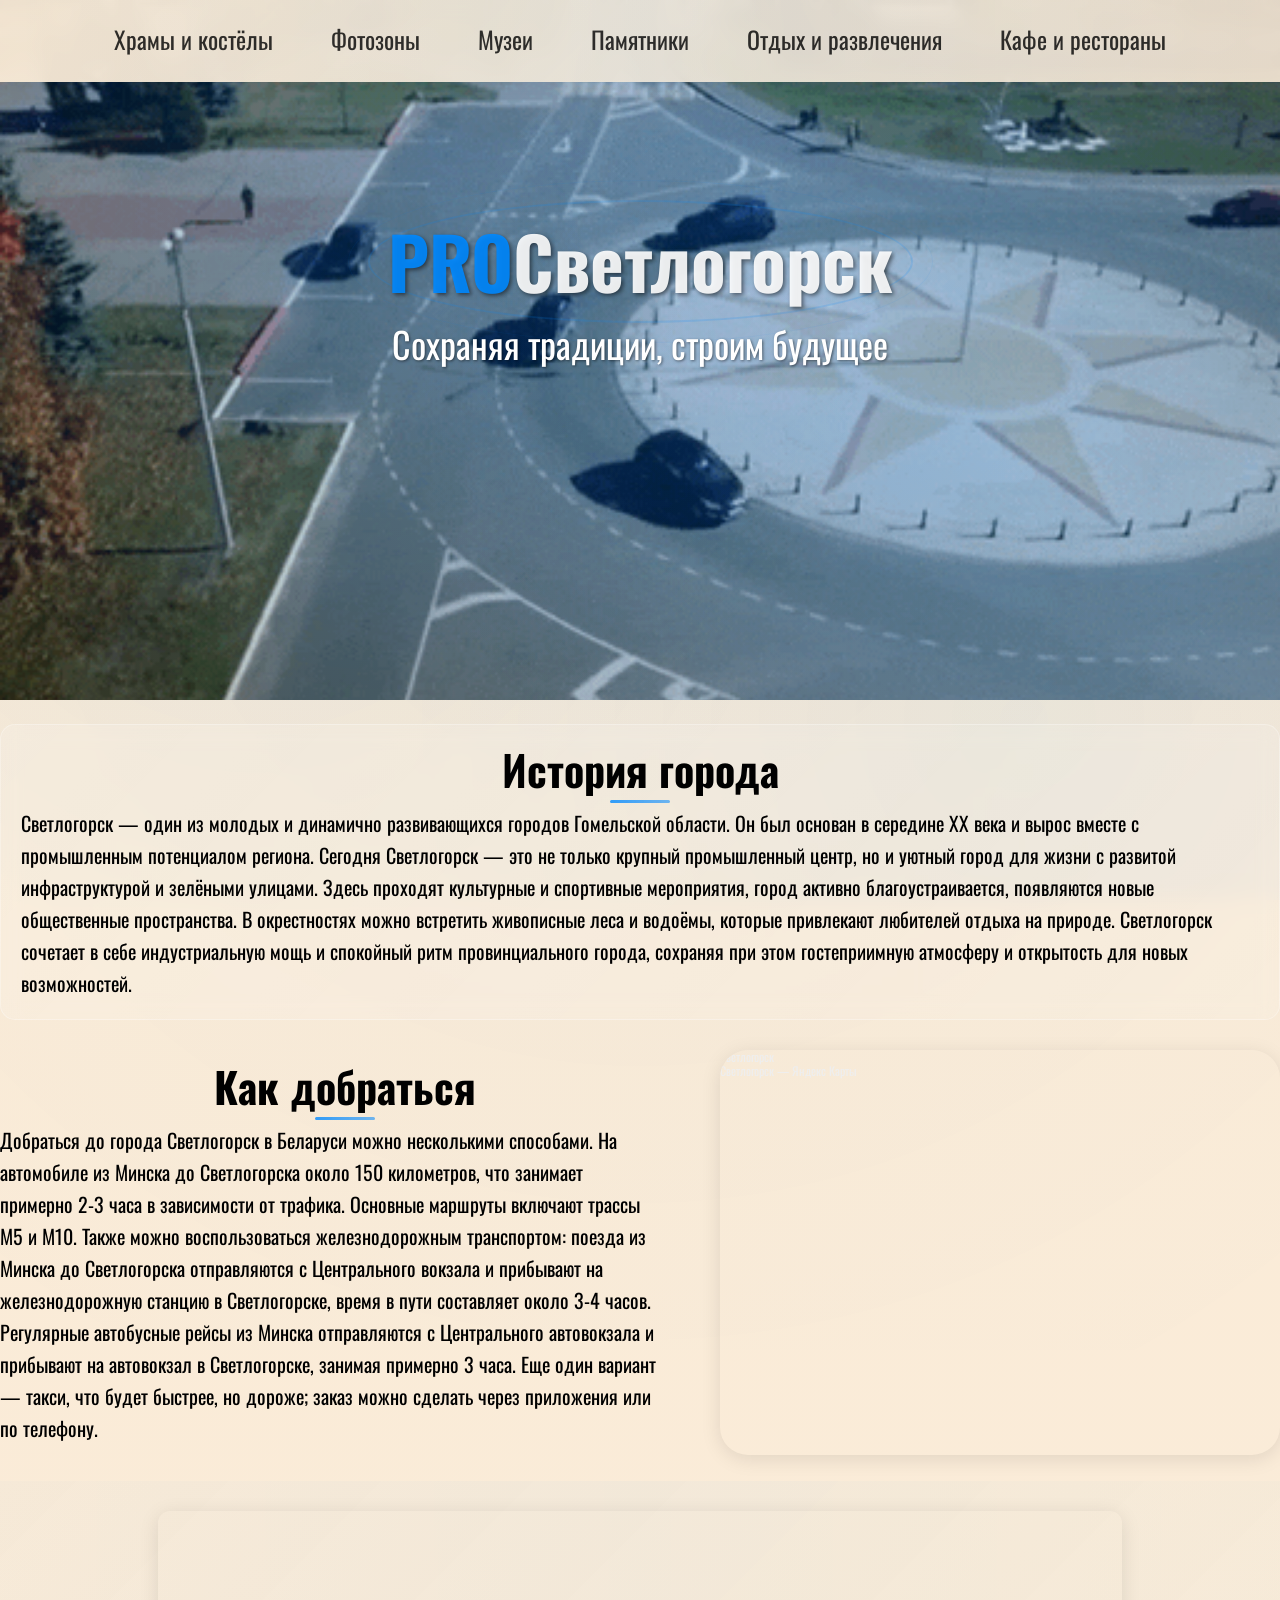
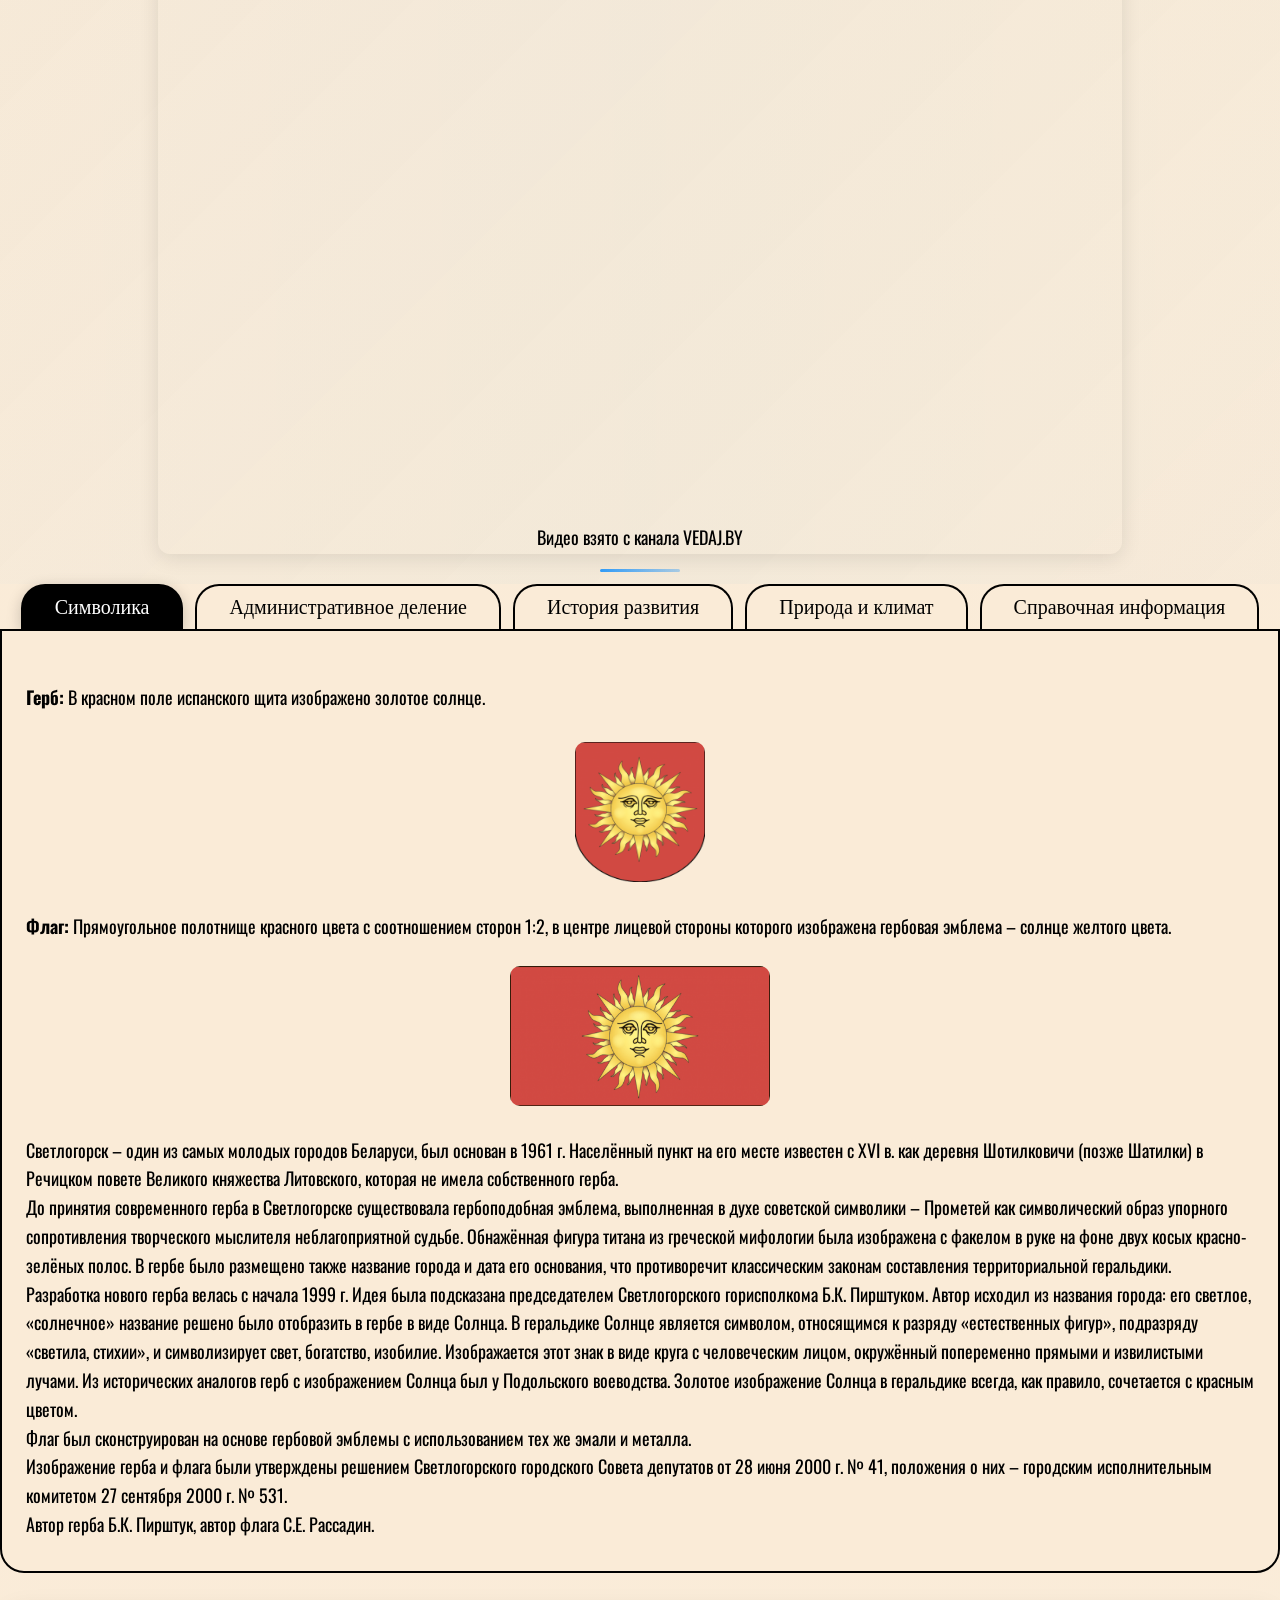
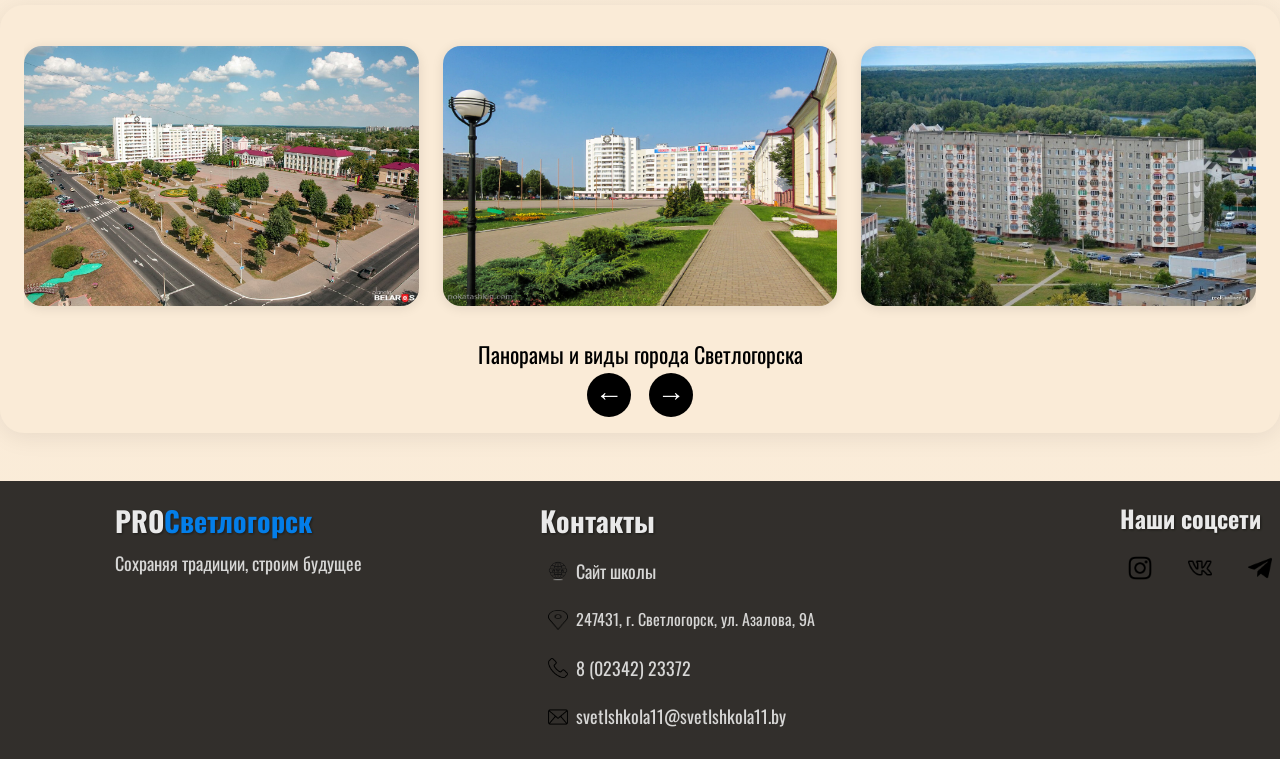
<file: index.html>
<!DOCTYPE html>
<html lang="en">
<head>
    <meta charset="UTF-8">
    <meta name="viewport" content="width=device-width, initial-scale=1.0">
    <meta name="description" content="Путеводитель Светлогорск. Места, которые можно посетить в Светлогорске.">
    <meta name="keywords" content="Путеводитель, Светлогорск, интересные места">
    <link type="image/x-icon" href="img/png/fav.ico" rel="shortcut icon">
    <link type="Image/x-icon" href="img/png/fav.ico" rel="icon">
    <link rel="preconnect" href="https://fonts.googleapis.com">
    <link rel="preconnect" href="https://fonts.gstatic.com" crossorigin>
    <link href="https://fonts.googleapis.com/css2?family=Oswald:wght@200..700&display=swap" rel="stylesheet">
    <link rel="stylesheet" href="normalize.css">
    <link rel="stylesheet" href="style.css">
    <title>Путеводитель Светлогорск</title>
</head>
<body>
    <header>
        <div class="burger-menu540" id="burgerMenu">
            <span class="burger-icon540" id="burgerIcon">Навигация</span>
            <nav class="burger-nav540" id="burgerNav">
                <span class="close-burger540" id="closeBurger">&times;</span>
                <ul>
                    <li><a href="chram.html">Храмы и костёлы</a></li>
                    <li><a href="photo.html">Фотозоны</a></li>
                    <li><a href="musei.html">Музеи</a></li>
                    <li><a href="pamyat.html">Памятники</a></li>
                    <li><a href="otdyx.html">Отдых и развлечения</a></li>
                    <li><a href="cafe.html">Кафе и рестораны</a></li>
                </ul>
            </nav>
        </div>
        <div class="header__top">
            <div class="container">
                <div class="menu">
                    <ul>
                        <li><a href="chram.html">Храмы и костёлы</a></li>
                        <li><a href="photo.html">Фотозоны</a></li>
                        <li><a href="musei.html">Музеи</a></li>
                        <li><a href="pamyat.html">Памятники</a></li>
                        <li><a href="otdyx.html">Отдых и развлечения</a></li>
                        <li><a href="cafe.html">Кафе и рестораны</a></li>
                    </ul>
                </div>
            </div>
        </div>
        <div class="header__bottom">
            <div class="container">
                <div class="header">
                    <div class="head_text">
                        <div class="logo"><h1><span>PRO</span>Светлогорск</h1></div>
                        <p>Сохраняя традиции, строим будущее</p>
                    </div>
                </div>
            </div>
        </div>
    </header>
    <section class="information">
        <div class="container">
            <div class="hist">
                <h2>История города</h2>
                <p>Светлогорск — один из молодых и динамично развивающихся городов Гомельской области. Он был основан в середине XX века и вырос вместе с промышленным потенциалом региона. Сегодня Светлогорск — это не только крупный промышленный центр, но и уютный город для жизни с развитой инфраструктурой и зелёными улицами. Здесь проходят культурные и спортивные мероприятия, город активно благоустраивается, появляются новые общественные пространства. В окрестностях можно встретить живописные леса и водоёмы, которые привлекают любителей отдыха на природе. Светлогорск сочетает в себе индустриальную мощь и спокойный ритм провинциального города, сохраняя при этом гостеприимную атмосферу и открытость для новых возможностей.</p>
            </div>
            <div class="put">
                <div class="put_text">
                    <h2>Как добраться</h2>
                    <p>Добраться до города Светлогорск в Беларуси можно несколькими способами. На автомобиле из Минска до Светлогорска около 150 километров, что занимает примерно 2-3 часа в зависимости от трафика. Основные маршруты включают трассы М5 и М10. Также можно воспользоваться железнодорожным транспортом: поезда из Минска до Светлогорска отправляются с Центрального вокзала и прибывают на железнодорожную станцию в Светлогорске, время в пути составляет около 3-4 часов. Регулярные автобусные рейсы из Минска отправляются с Центрального автовокзала и прибывают на автовокзал в Светлогорске, занимая примерно 3 часа. Еще один вариант — такси, что будет быстрее, но дороже; заказ можно сделать через приложения или по телефону.</p>
                </div>
                <div class="map_sv">
                    <div class="map_s" style="position:relative;overflow:hidden;"><a href="https://yandex.by/maps/26004/svetlogorsk/?utm_medium=mapframe&utm_source=maps" style="color:#eee;font-size:12px;position:absolute;top:0px;">Светлогорск</a><a href="https://yandex.by/maps/26004/svetlogorsk/?ll=29.751815%2C52.629909&utm_medium=mapframe&utm_source=maps&z=13.2" style="color:#eee;font-size:12px;position:absolute;top:14px;">Светлогорск — Яндекс Карты</a><iframe src="https://yandex.by/map-widget/v1/?ll=29.751815%2C52.629909&z=13.2" width="560" height="400" frameborder="0" allowfullscreen="true" style="position:relative;"></iframe></div>
            </div>
        </div>
    </section>
    <section class="video-section">
        <div class="container">
            <div class="video-wrapper">
                <iframe width="960" height="600" 
                    src="https://www.youtube.com/embed/t-gXXc7C2xA" 
                    title="Светлогорск" 
                    frameborder="0" 
                    allow="accelerometer; autoplay; clipboard-write; encrypted-media; gyroscope; picture-in-picture; web-share" 
                    allowfullscreen>
                </iframe>
                <p>Видео взято с канала VEDAJ.BY</p>
            </div>
        </div>
    </section>
    <section class="info">
        <div class="container">
            <div class="tabs">
                <button class="tab-btn active" data-tab="tab1">Символика</button>
                <button class="tab-btn" data-tab="tab2">Административное деление</button>
                <button class="tab-btn" data-tab="tab3">История развития</button>
                <button class="tab-btn" data-tab="tab4">Природа и климат</button>
                <button class="tab-btn" data-tab="tab5">Справочная информация</button>
            </div>
            <div class="tab-content active" id="tab1">
                <div class="hist">
                    <div class="gerb"><p><b>Герб:</b> В красном поле испанского щита изображено золотое солнце.</p> <img src="img/png/gerb.png" alt="gerb"></div>
                    <div class="flag"><p><b>Флаг:</b> Прямоугольное полотнище красного цвета с соотношением сторон 1:2, в центре лицевой стороны которого изображена гербовая эмблема – солнце желтого цвета.</p> <img src="img/png/flag.png" alt="flag"></div>
                    <p>Светлогорск – один из самых молодых городов Беларуси, был основан в 1961 г. Населённый пункт на его месте известен с XVI в. как деревня Шотилковичи (позже Шатилки) в Речицком повете Великого княжества Литовского, которая не имела собственного герба.<br>
                    До принятия современного герба в Светлогорске существовала гербоподобная эмблема, выполненная в духе советской символики – Прометей как символический образ упорного сопротивления творческого мыслителя неблагоприятной судьбе. Обнажённая фигура титана из греческой мифологии была изображена с факелом в руке на фоне двух косых красно-зелёных полос. В гербе было размещено также название города и дата его основания, что противоречит классическим законам составления территориальной геральдики.<br>
                    Разработка нового герба велась с начала 1999 г. Идея была подсказана председателем Светлогорского горисполкома Б.К. Пирштуком. Автор исходил из названия города: его светлое, «солнечное» название решено было отобразить в гербе в виде Солнца. В геральдике Солнце является символом, относящимся к разряду «естественных фигур», подразряду «светила, стихии», и символизирует свет, богатство, изобилие. Изображается этот знак в виде круга с человеческим лицом, окружённый попеременно прямыми и извилистыми лучами. Из исторических аналогов герб с изображением Солнца был у Подольского воеводства. Золотое изображение Солнца в геральдике всегда, как правило, сочетается с красным цветом.<br>
                    Флаг был сконструирован на основе гербовой эмблемы с использованием тех же эмали и металла.<br>
                    Изображение герба и флага были утверждены решением Светлогорского городского Совета депутатов от 28 июня 2000 г. № 41, положения о них – городским исполнительным комитетом 27 сентября 2000 г. № 531.<br>
                    Автор герба Б.К. Пирштук, автор флага С.Е. Рассадин.</p>
                </div>
            </div>
            <div class="tab-content" id="tab2">
                <div class="put_text">
                    <p>Светлогорский район расположен на севере Гомельской области и занимает площадь в 1,8 тыс.кв.км. Граничит со Жлобинским, Речицким, Калинковичским, Октябрьским районами Гомельской области и Могилевской областью на севере района. Основан 17 июля 1924 г. В район входят городской поселок Сосновый бор, 101 сельский населённый пункт, 9 сельсоветов. Население Светлогорского района составляет 76,7 тыс.чел. Административный центр — город Светлогорск с населением 63 тыс.чел. Расположен в 100 км от Гомеля.</p>
                </div>
            </div>
            <div class="tab-content" id="tab3">
                <div class="sights">
                    <p>Светлогорск известен с XVI века как деревня Шатиловичи (позднее Шатилки) в Речицком повете Великого княжества Литовского.<br>
                    С 1793 года находился в составе России, в Паричской волости Бобруйского уезда.<br>
                    С 1924 года Шатилки — центр сельсовета в Паричском районе, один из центров лесосплава на Березине.<br>
                    С 1956 года — городской посёлок.<br>
                    С 1960 года — центр Паричского района.<br>
                    С 1961 года — город Светлогорск.</p>
                </div>
            </div>
            <div class="tab-content" id="tab4">
                <div class="culture">
                    <p>
                    Район расположен в Гомельском Полесье.<br>
                    Высшая точка района - 160 м - возле д.Круки.<br>
                    Из полезных ископаемых есть нефть, каменная соль, торф, пески, глины, суглинки.<br>
                    Средняя температура января -6.6 С, июля 18.4 С.<br>
                    За год выпадает 602 мм осадков.<br>
                    Из рек по территории района протекают Березина с притоками Ола, Свердь и Ипа с Вишей.<br>
                    Созданы мелиоративные каналы, Светлогорское водохранилище.<br>
                    Лесистость 54%. В районе находятся заказники республиканского значения: биологический Чирковичский, часть ландшафтного Выдрица, создан биологический микрозаказник местного значения Светлогорский.
                    </p>
                </div>
            </div>
            <div class="tab-content" id="tab5">
                <div class="info">
                    <h2>Полезная информация</h2>
                    <ul>
                        <li>Дата основания района: 17 июля 1924 г.</li>
                        <li>Дата основания города: 1961 г.</li>
                        <li>Население района: 76,7 тыс. чел.</li>
                        <li>Население города: 63 тыс. чел.</li>
                        <li>Расположение: север Гомельской области, 100 км от Гомеля</li>
                    </ul>
                    <h3>Транспортные коммуникации г.Светлогорск и Светлогорского района</h3>
<p>Город расположен в 100 км от Гомеля. Имеется железнодорожная станция Светлогорск-на-Березине на линии Жлобин – Калинковичи. Через город проходит автомобильная дорога Бобруйск - Речица. Пристань на реке Березина. Транспортное обслуживание населения Светлогорского района осуществляет филиал «Автобусный парк №5» ОАО «Гомельоблавтотранс». Перевозки пассажиров осуществляются 76 автобусами на 13 городских, 2-х междугородных, 1- международном и 30 пригородных маршрутах.</p>
<h3>Туристический потенциал г. Светлогорск и Светлогорского района</h3>
<p>Культурное наследие района представлено многочисленными памятниками археологии и памятниками, связанными с событиями Великой Отечественной войны. В Светлогорске работают: Историко-краеведческий музей, Дом ремесел, Городская картинная галерея "Традиция" им.Г.М.Прянишникова. На берегу реки Березина расположен санаторий "Серебряные ключи". Гостей города принимает гостиница "Светлогорская"</p>
                </div>
            </div>
        </div>
    </section>
    <section class="slider-section">
        <div class="container">
            <div class="slider">
                <div class="slides">
                    <div class="slide active">
                        <div class="slide-photos">
                            <img src="img/png/sv1.jpg" alt="Светлогорск 1">
                            <img src="img/png/sv2.jpg" alt="Светлогорск 2">
                            <img src="img/png/sv3.jpeg" alt="Светлогорск 3">
                        </div>
                        <div class="slide-text">Панорамы и виды города Светлогорска</div>
                    </div>
                    <div class="slide">
                        <div class="slide-photos">
                            <img src="img/png/cr1.jpg" alt="Церковь 1">
                            <img src="img/png/cr2.jpg" alt="Церковь 2">
                            <img src="img/png/cr3.jpg" alt="Церковь 3">
                        </div>
                        <div class="slide-text">Храмы и костёлы Светлогорска</div>
                    </div>
                    <div class="slide">
                        <div class="slide-photos">
                            <img src="img/png/pam1.jpg" alt="Памятник 1">
                            <img src="img/png/pam2.jpg" alt="Памятник 2">
                            <img src="img/png/pam3.jpg" alt="Памятник 3">
                        </div>
                        <div class="slide-text">Памятники и достопримечательности</div>
                    </div>
                </div>
                <div class="slider-controls">
                    <button class="slider-btn prev">&#8592;</button>
                    <button class="slider-btn next">&#8594;</button>
                </div>
            </div>
        </div>
    </section>
    <footer>
        <div class="container">
            <div class="footer">
                <div class="footer__info">
                    <a href="index.html"><h2><span>PRO</span>Светлогорск</h2></a>
                    <p>Сохраняя традиции, строим будущее</p>
                </div>
                <div class="footer__contacts">
                    <h2>Контакты</h2>
                    <div class="site"><img class="noi" src="img/png/site.png" alt="site"><a href="https://svetlshkola11.by">Сайт школы</a></div>
                    <div class="adr"><img class="noi" src="img/png/adr.png" alt="adres"><p>247431, г. Светлогорск, ул. Азалова, 9А</p></div>
                    <div class="tel"><img class="noi" src="img/png/tel.png" alt="tel"><a href="tel:8(02342)23372">8 (02342) 23372</a></div>
                    <div class="mail"><img class="noi" src="img/png/mail.png" alt="mail"><a href="mailto:svetlshkola11@svetlshkola11.by">svetlshkola11@svetlshkola11.by</a></div>
                </div>
                <div class="footer__social">
                    <h2>Наши соцсети</h2>
                    <ul>
                        <li><a href="https://www.instagram.com/11.school.svetlogorsk?igsh=dHJlYXJiaGNkenFo" target="_blank"><img class="noi" src="img/png/inst.png" alt="inst"></a></li>
                        <li><a href="https://vk.com/svschool11" target="_blank"><img class="noi" src="img/png/vk.png" alt="vk"></a></li>
                        <li><a href="https://t.me/svetlscholl11" target="_blank"><img class="noi" src="img/png/tg.png" alt="tg"></a></li>
                    </ul>
                </div>
            </div>
        </div>
    </footer>
</body>
</html>
<script src="sсript.js"></script>
</file>
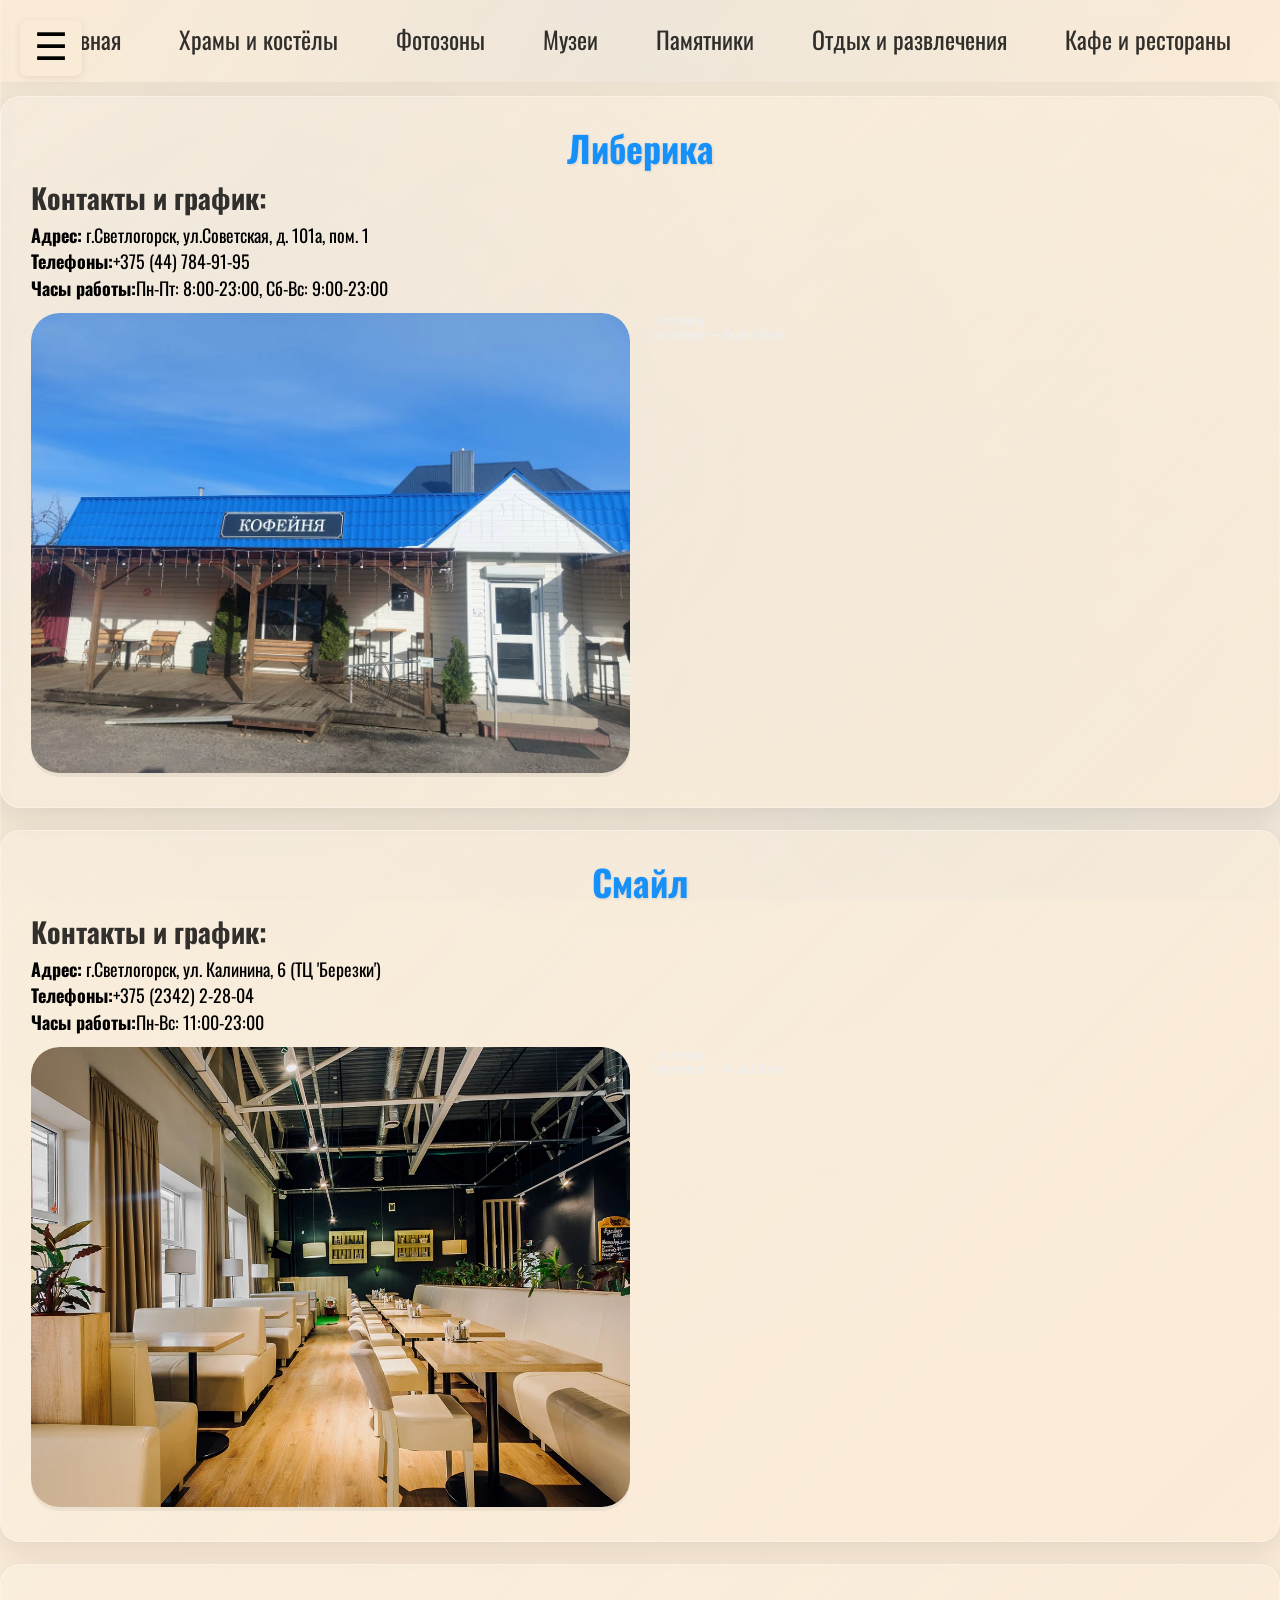
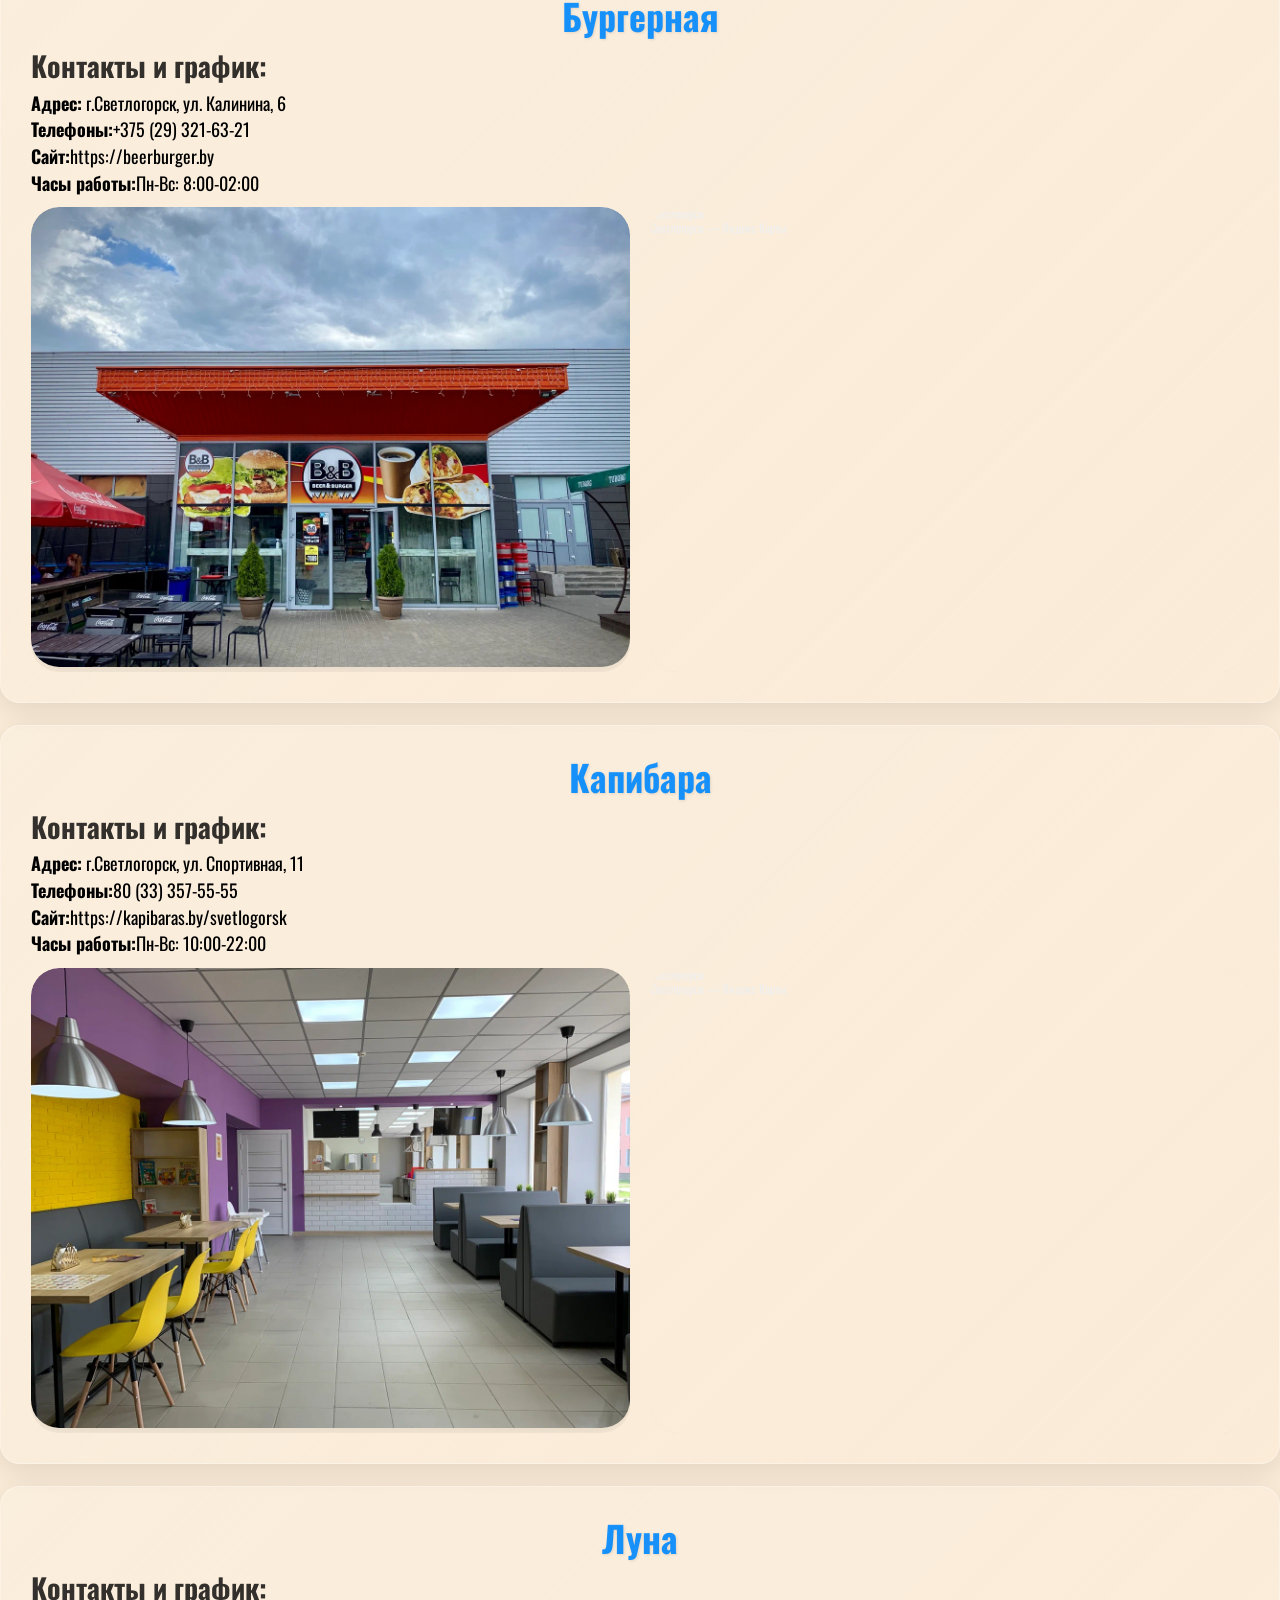
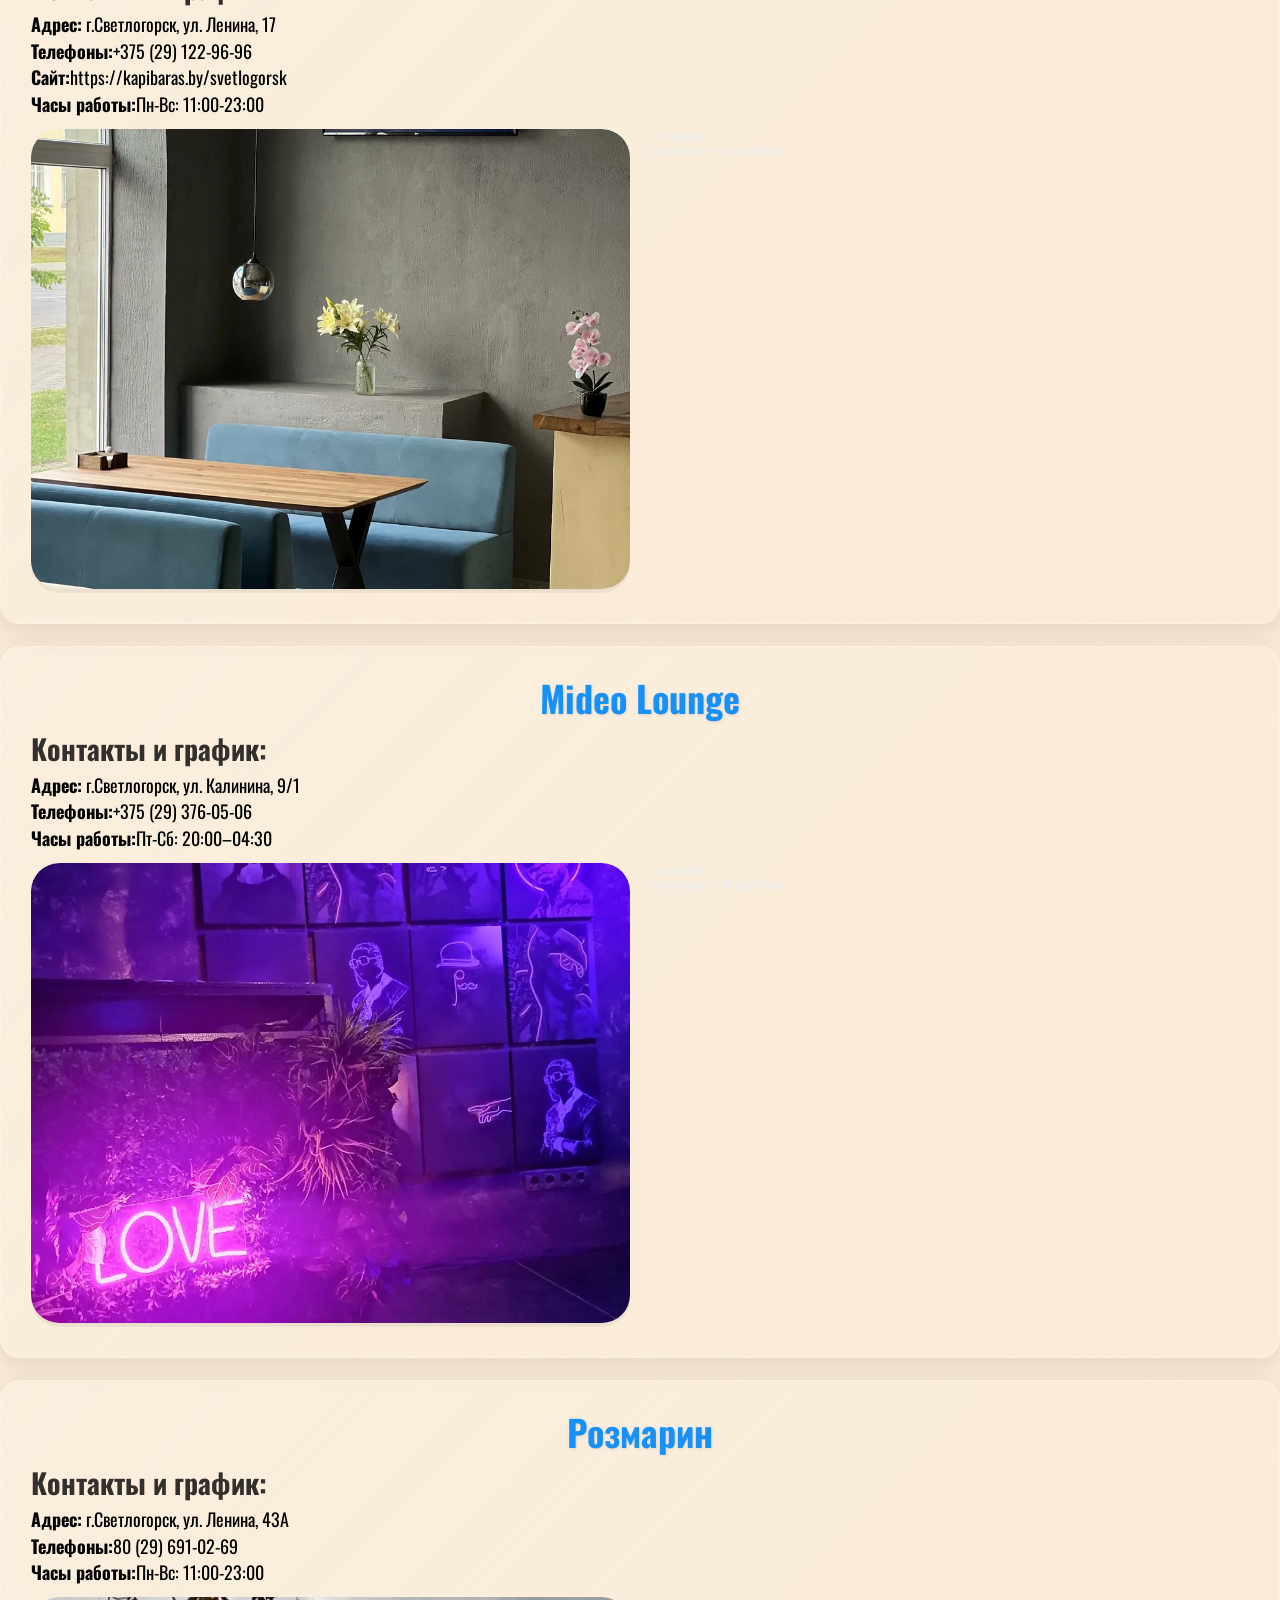
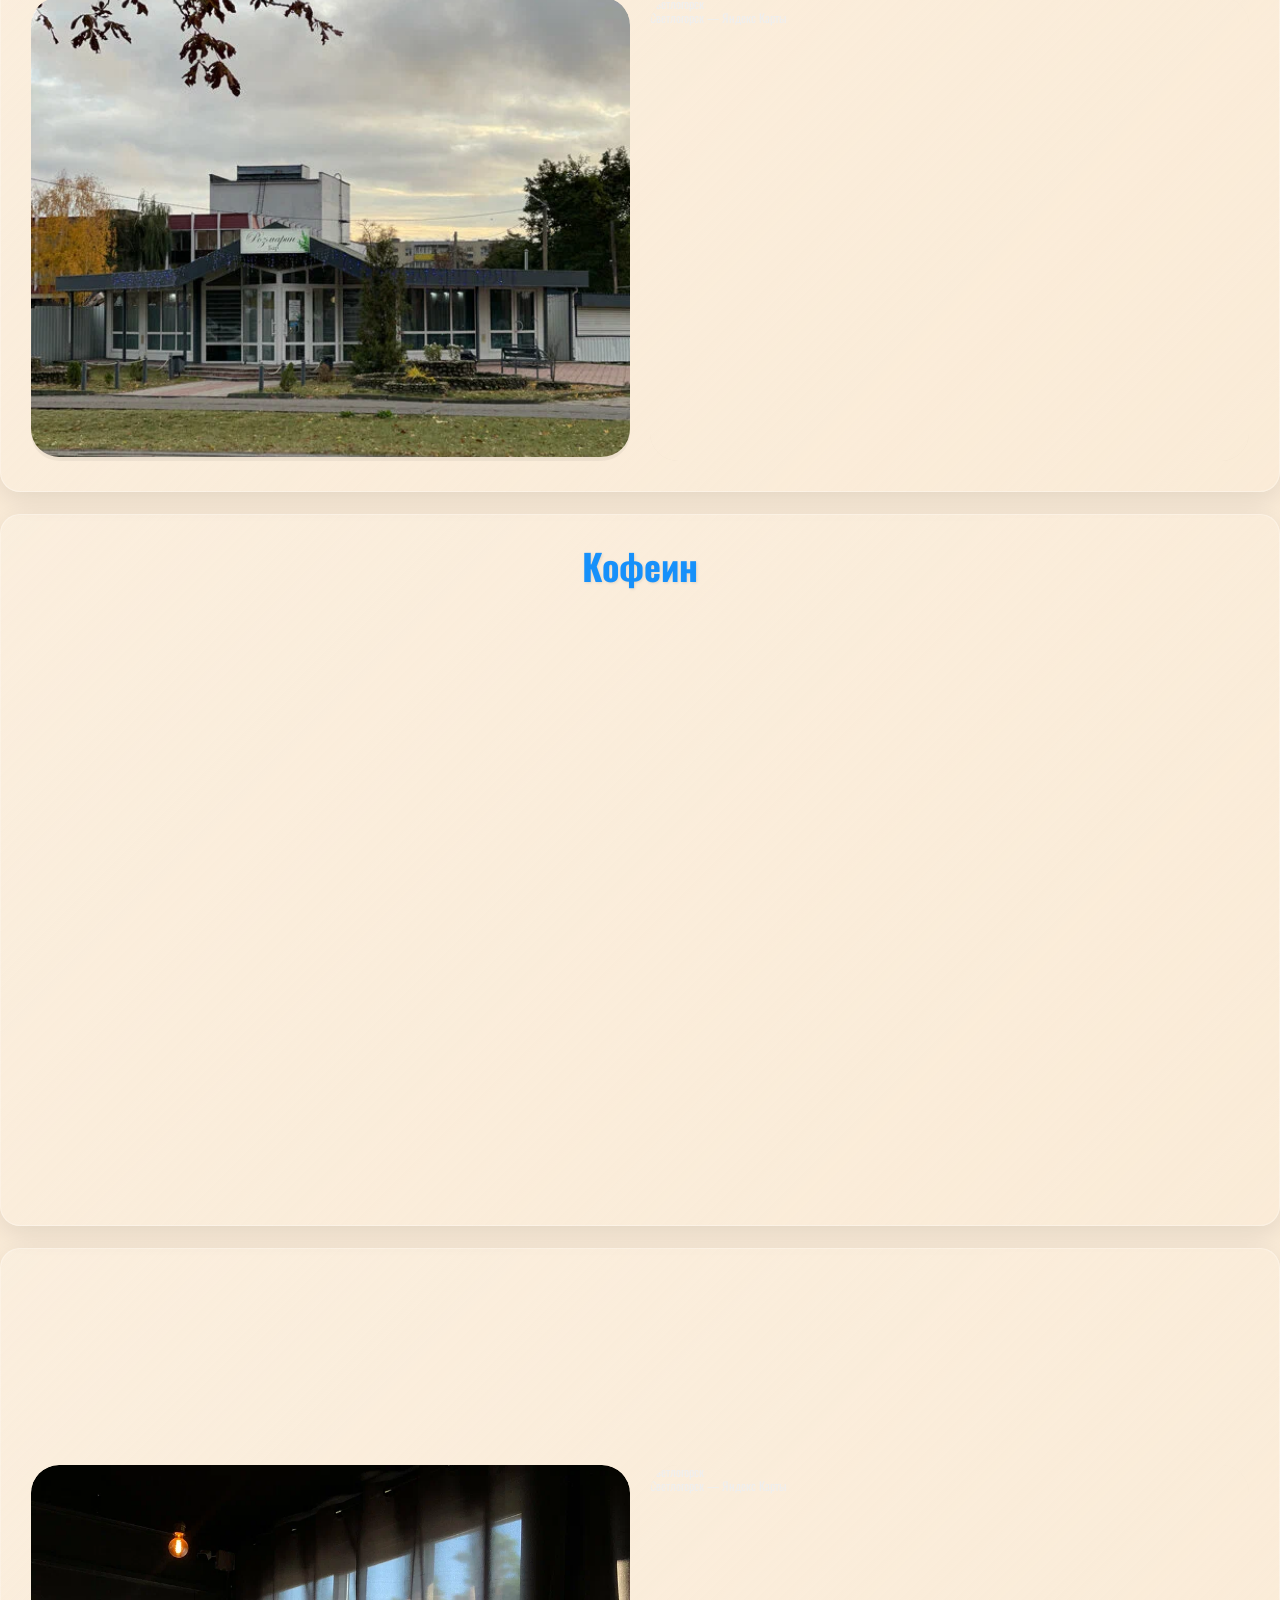
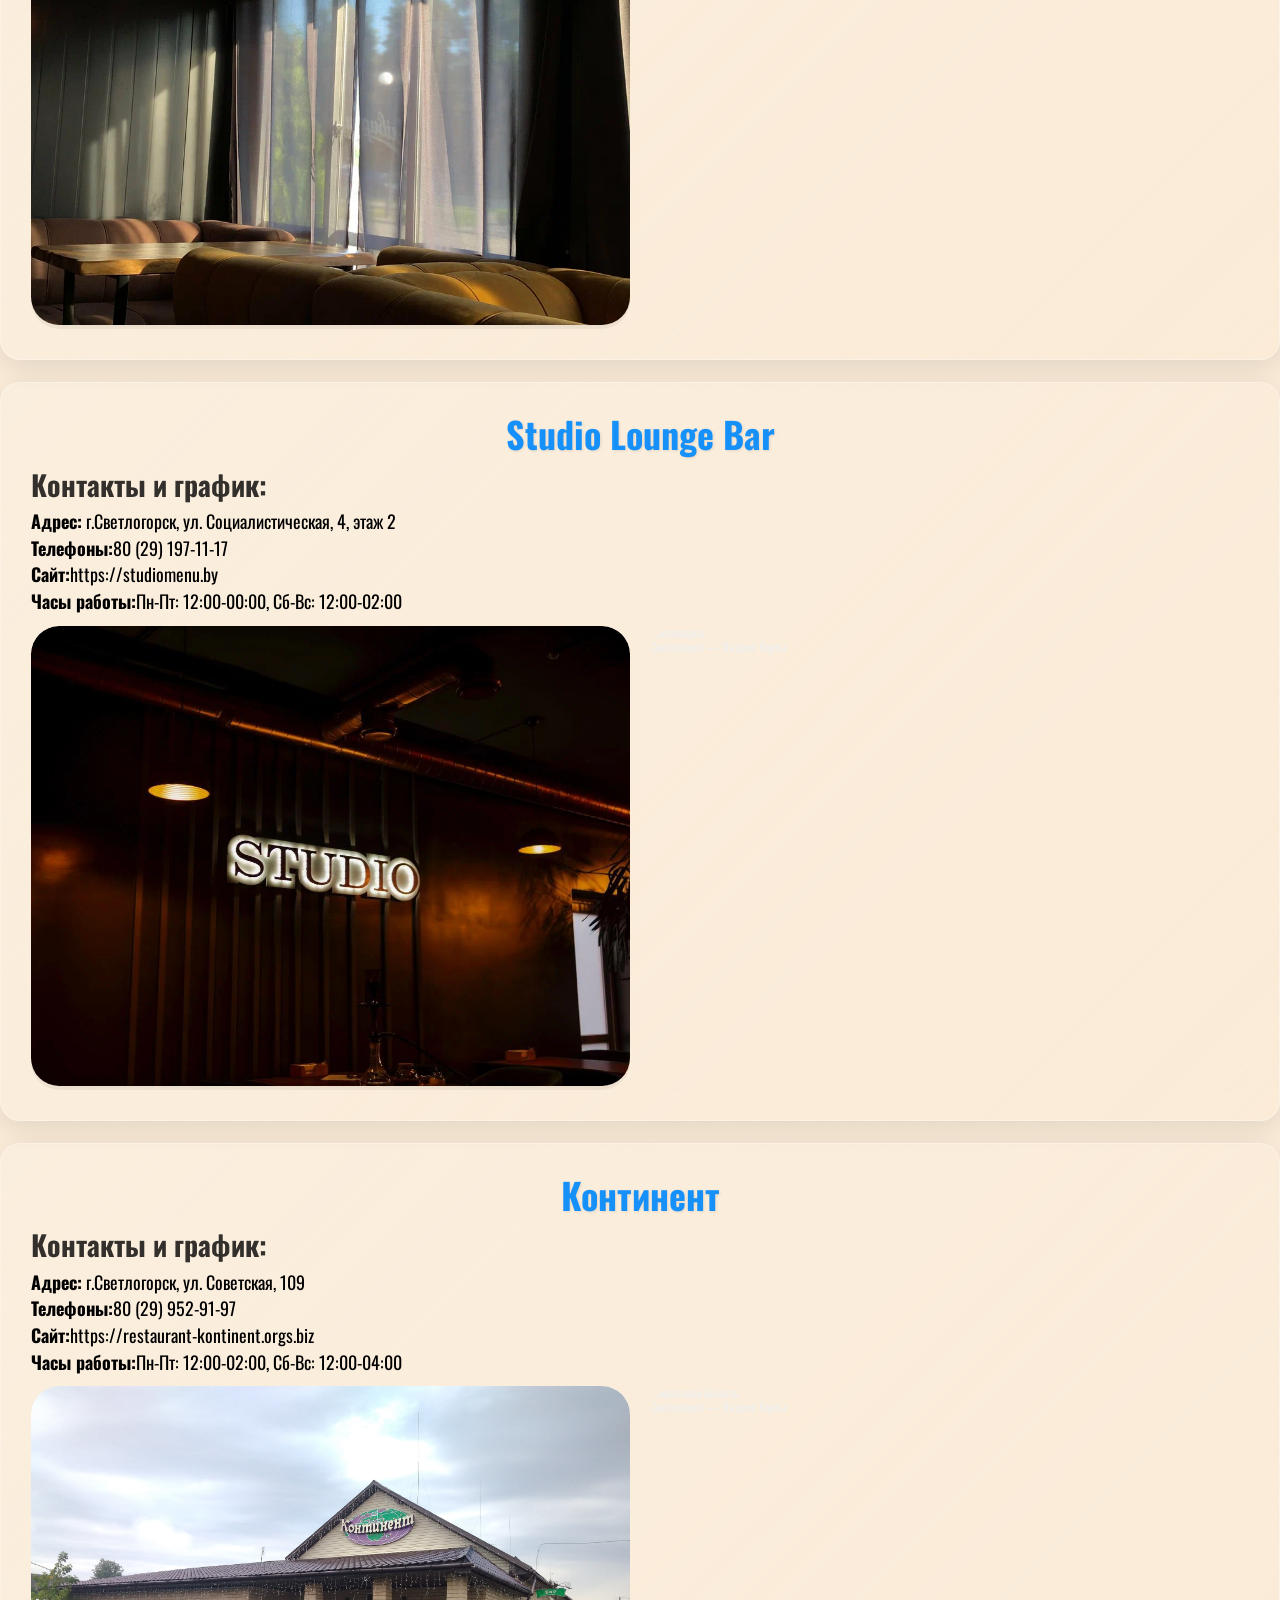
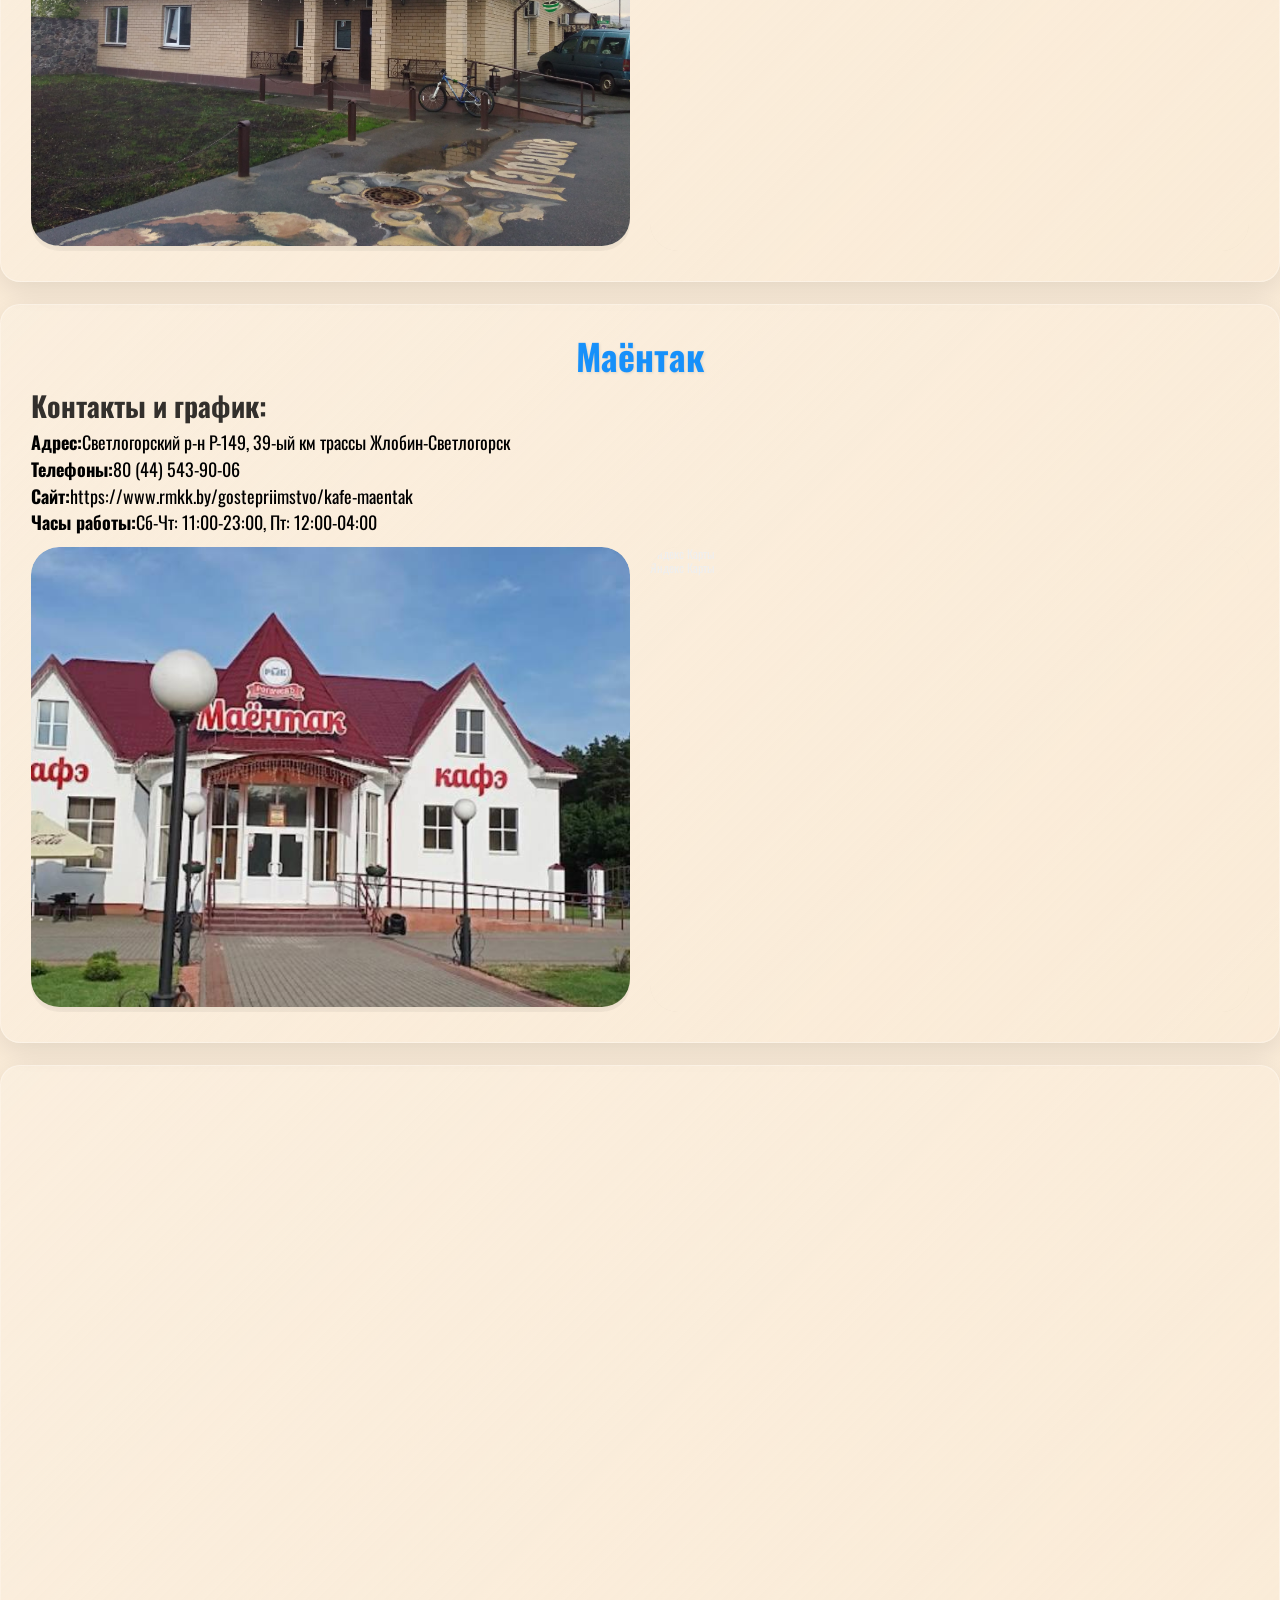
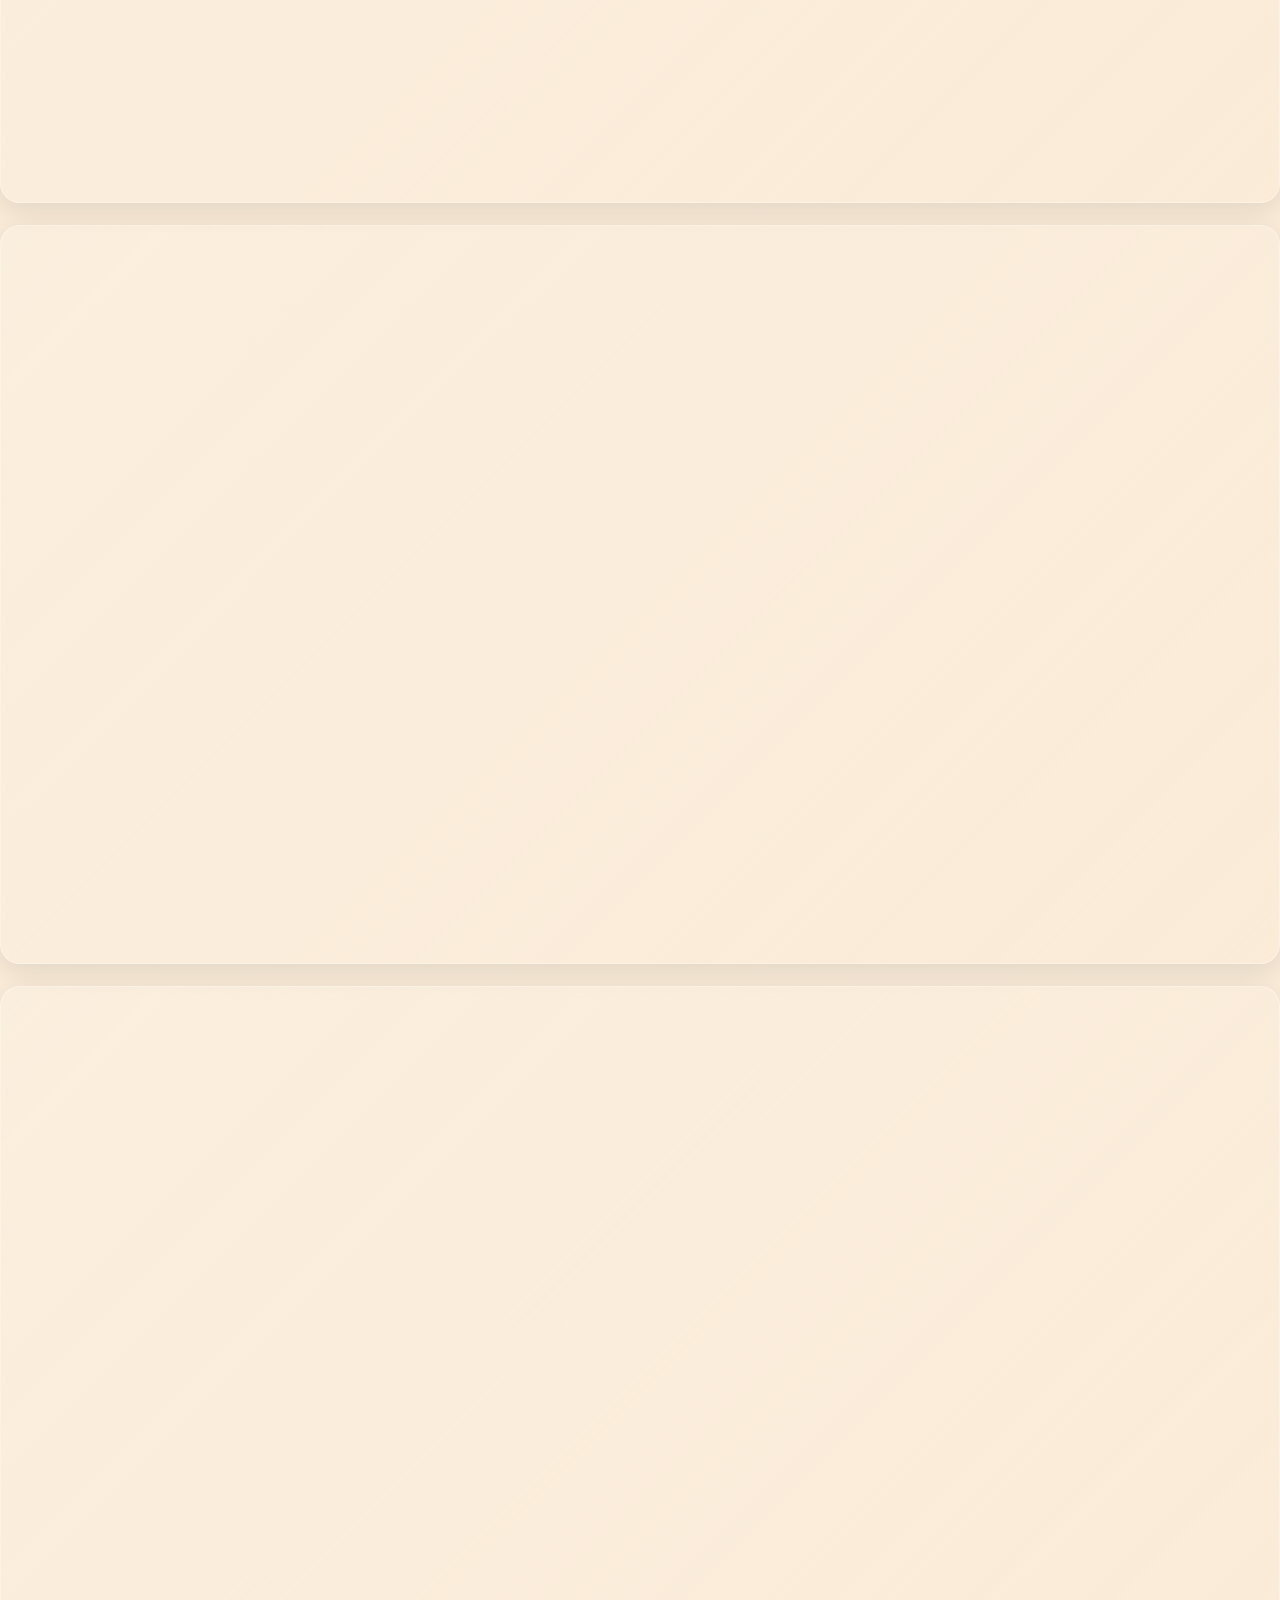
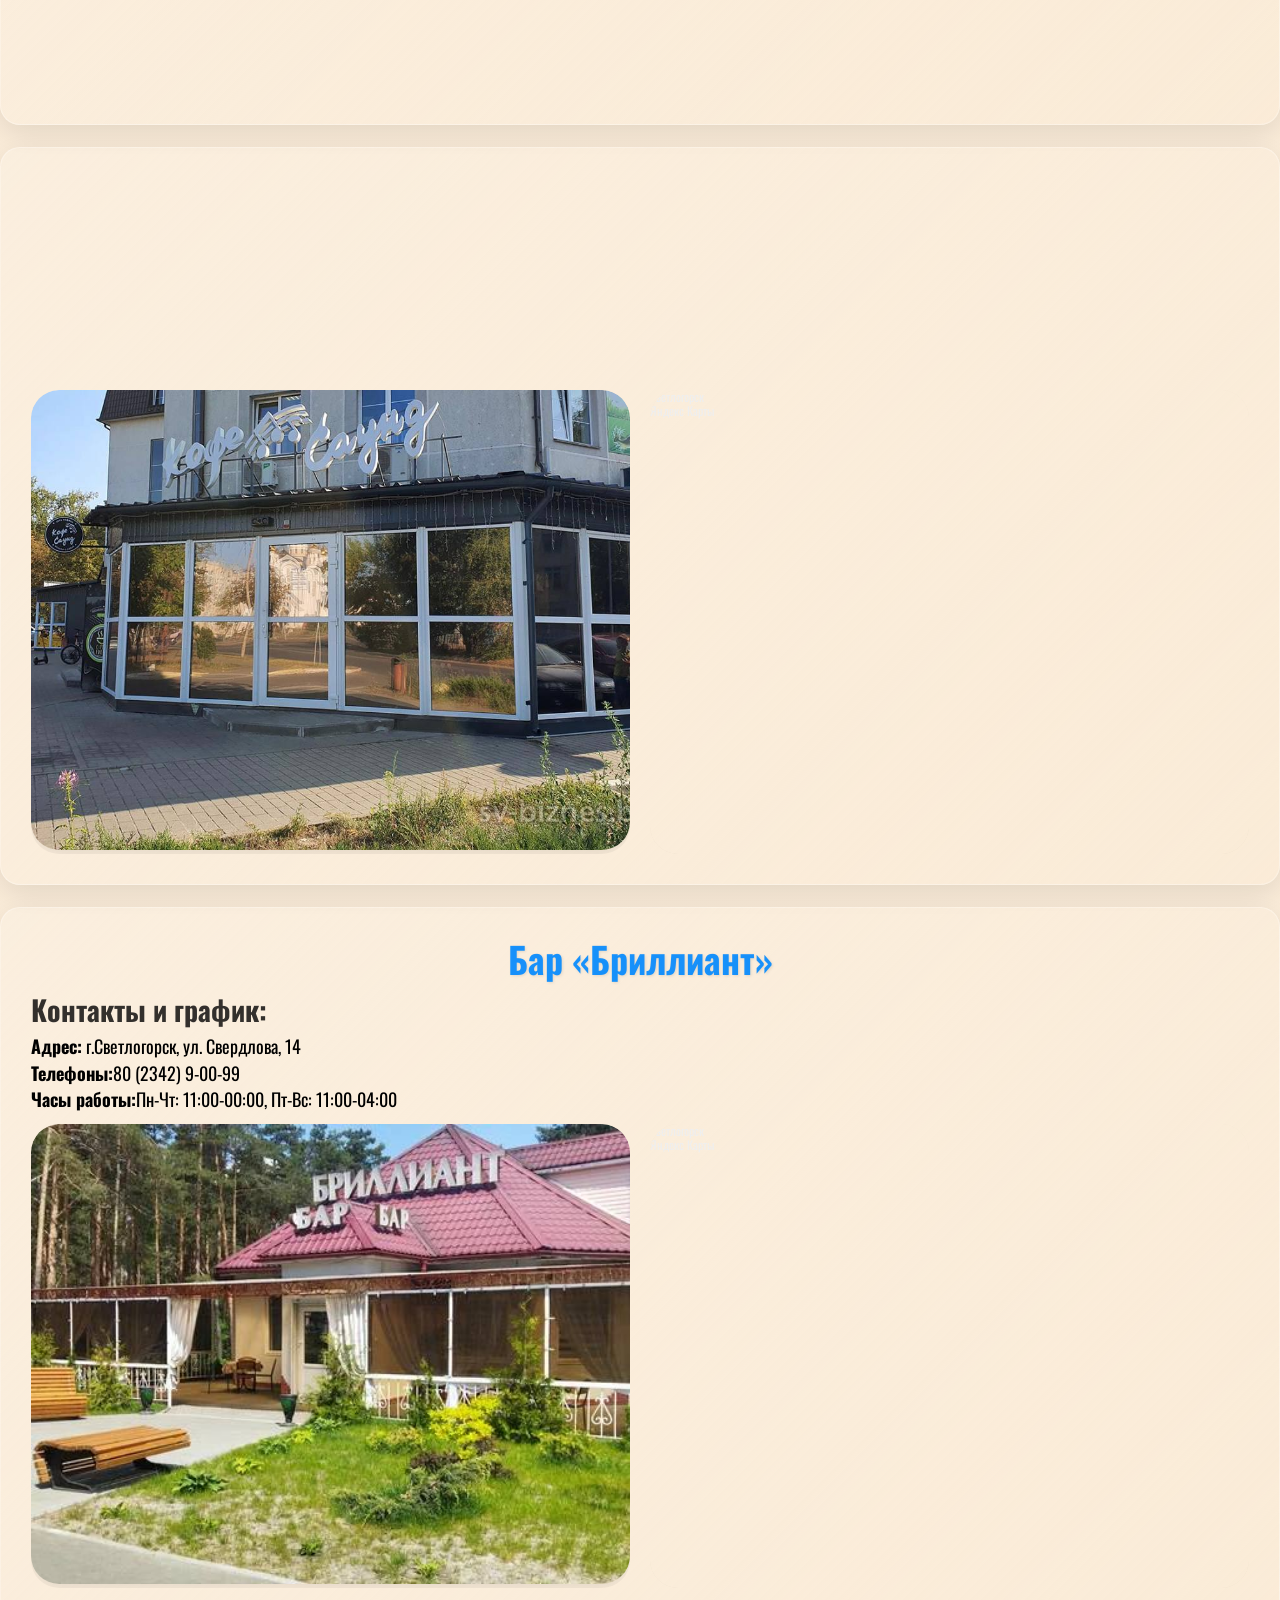
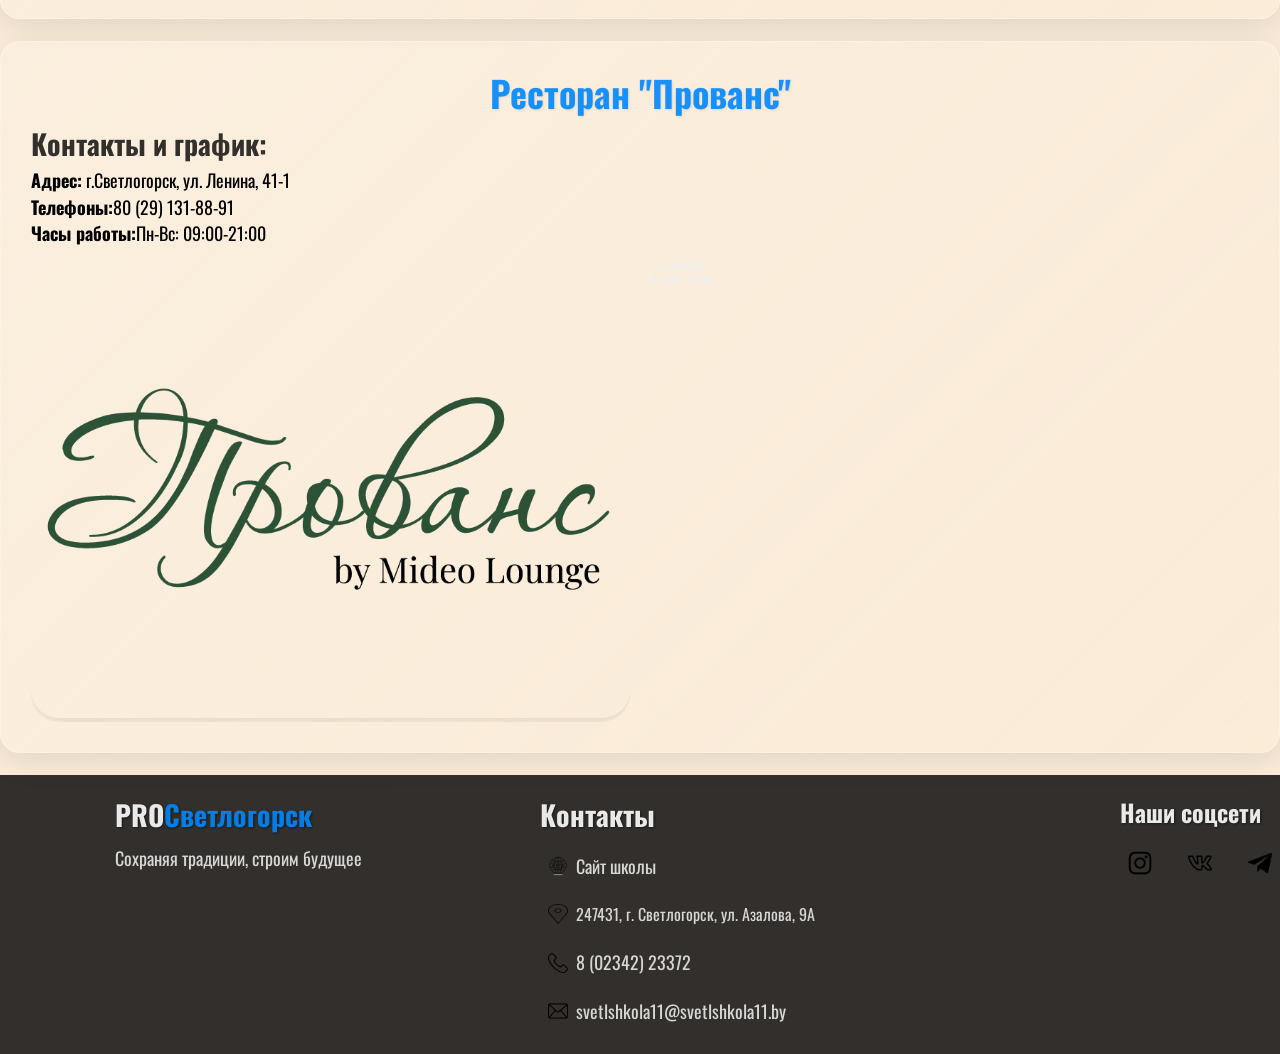
<file: cafe.html>
<!DOCTYPE html>
<html lang="en">
<head>
    <meta charset="UTF-8">
    <meta name="viewport" content="width=device-width, initial-scale=1.0">
    <meta name="description" content="Путеводитель Светлогорск. Кафе, которые можно посетить в Светлогорске.">
    <meta name="keywords" content="Путеводитель, Светлогорск, кафе">
    <link type="image/x-icon" href="img/png/fav.ico" rel="shortcut icon">
    <link type="Image/x-icon" href="img/png/fav.ico" rel="icon">
    <link rel="preconnect" href="https://fonts.googleapis.com">
    <link rel="preconnect" href="https://fonts.gstatic.com" crossorigin>
    <link href="https://fonts.googleapis.com/css2?family=Oswald:wght@200..700&display=swap" rel="stylesheet">
    <link rel="stylesheet" href="normalize.css">
    <link rel="stylesheet" href="style.css">
    <title>Кафе и рестораны</title>
</head>
<body>

    <div class="burger-menu" id="burgerMenu">
        <span class="burger-icon" id="burgerIcon">&#9776;</span>
        <nav class="burger-nav" id="burgerNav">
            <span class="close-burger" id="closeBurger">&times;</span>
            <ul>
                <li><a href="#liberica">Либерика</a></li>
                <li><a href="#smile">Смайл</a></li>
                <li><a href="#burger">Бургерная</a></li>
                <li><a href="#kapibara">Капибара</a></li>
                <li><a href="#luna">Луна</a></li>
                <li><a href="#mideo">Mideo Lounge</a></li>
                <li><a href="#rozmarin">Розмарин</a></li>
                <li><a href="#kofein">Кофеин</a></li>
                <li><a href="#premium">Premium</a></li>
                <li><a href="#studio">Studio Lounge Bar</a></li>
                <li><a href="#kontinent">Континент</a></li>
                <li><a href="#maentak">Маёнтак</a></li>
                <li><a href="#matrix">Боулинг-клуб «Матрица»</a></li>
                <li><a href="#koritsa">Корица</a></li>
                <li><a href="#cheburekmi">ЧебурекМИ</a></li>
                <li><a href="#coffeesound">Кофе Саунд</a></li>
                <li><a href="#brilliant">Бар «Бриллиант»</a></li>
                <li><a href="#provence">Ресторан "Прованс"</a></li>
            </ul>
        </nav>
    </div>

    <header>
        <div class="burger-menu540" id="burgerMenu">
            <span class="burger-icon540" id="burgerIcon">Навигация</span>
            <nav class="burger-nav540" id="burgerNav">
                <span class="close-burger540" id="closeBurger">&times;</span>
                <ul>
                     <li><a href="index.html">Главная</a></li>
                    <li><a href="chram.html">Храмы и костёлы</a></li>
                    <li><a href="photo.html">Фотозоны</a></li>
                    <li><a href="musei.html">Музеи</a></li>
                    <li><a href="pamyat.html">Памятники</a></li>
                    <li><a href="otdyx.html">Отдых и развлечения</a></li>
                    <li><a href="cafe.html">Кафе и рестораны</a></li>
                </ul>
            </nav>
        </div>
        <div class="header__top">
            <div class="container">
                <div class="menu">
                    <ul>
                        <li><a href="index.html">Главная</a></li>
                        <li><a href="chram.html">Храмы и костёлы</a></li>
                        <li><a href="photo.html">Фотозоны</a></li>
                        <li><a href="musei.html">Музеи</a></li>
                        <li><a href="pamyat.html">Памятники</a></li>
                        <li><a href="otdyx.html">Отдых и развлечения</a></li>
                        <li><a href="cafe.html">Кафе и рестораны</a></li>
                    </ul>
                </div>
            </div>
        </div>
        <div class="header__bot">
        </div>
    </header>
    <section class="otdel__info">
        <div class="container">
            <div class="cards">
                <div class="card" id="liberica">
                    <h2>Либерика</h2>
                    <h3>Контакты и график:</h3>
                    <ul>
                        <li><strong>Адрес:</strong> г.Светлогорск, ул.Советская, д. 101а, пом. 1</li>
                        <li><strong>Телефоны:</strong><a href="tel:+375447849195">+375 (44) 784-91-95</a></li>
                        <li><strong>Часы работы:</strong>Пн-Пт: 8:00-23:00, Сб-Вс: 9:00-23:00</li>
                    </ul>
                    <div class="card__info">
                        <div class="card__photo">
                            <img src="img/png/cafe1.webp" alt="cafe">
                        </div>
                        <div class="card__map">
                            <div class="cr__map" style="position:relative;overflow:hidden;">
                                <a href="https://yandex.by/maps/26004/svetlogorsk/?utm_medium=mapframe&utm_source=maps" style="color:#eee;font-size:12px;position:absolute;top:0px;">Светлогорск</a>
                                <a href="https://yandex.by/maps/26004/svetlogorsk/?ll=29.747437%2C52.638825&utm_medium=mapframe&utm_source=maps&z=20.65" style="color:#eee;font-size:12px;position:absolute;top:14px;">Светлогорск — Яндекс Карты</a>
                                <iframe src="https://yandex.by/map-widget/v1/?ll=29.747437%2C52.638825&z=20.65" width="620" height="460" frameborder="0" allowfullscreen="true" style="position:relative;"></iframe>
                            </div>
                        </div>
                    </div>
                </div>
                <div class="card" id="smile">
                    <h2>Смайл</h2>
                    <h3>Контакты и график:</h3>
                    <ul>
                        <li><strong>Адрес:</strong> г.Светлогорск, ул. Калинина, 6 (ТЦ 'Березки')</li>
                        <li><strong>Телефоны:</strong><a href="tel:+375234222804">+375 (2342) 2-28-04</a></li>
                        <li><strong>Часы работы:</strong>Пн-Вс: 11:00-23:00</li>
                    </ul>
                    <div class="card__info">
                        <div class="card__photo">
                            <img src="img/png/cafe2.webp" alt="cafe">
                        </div>
                        <div class="card__map">
                            <div class="cr__map" style="position:relative;overflow:hidden;">
                                <a href="https://yandex.by/maps/26004/svetlogorsk/?utm_medium=mapframe&utm_source=maps" style="color:#eee;font-size:12px;position:absolute;top:0px;">Светлогорск</a>
                                <a href="https://yandex.by/maps/26004/svetlogorsk/?indoorLevel=1&ll=29.734857%2C52.628182&utm_medium=mapframe&utm_source=maps&z=20.45" style="color:#eee;font-size:12px;position:absolute;top:14px;">Светлогорск — Яндекс Карты</a>
                                <iframe src="https://yandex.by/map-widget/v1/?indoorLevel=1&ll=29.734857%2C52.628182&z=20.45" width="620" height="460" frameborder="0" allowfullscreen="true" style="position:relative;"></iframe>
                            </div>
                        </div>
                    </div>
                </div>
                <div class="card" id="burger">
                    <h2>Бургерная</h2>
                    <h3>Контакты и график:</h3>
                    <ul>
                        <li><strong>Адрес:</strong> г.Светлогорск, ул. Калинина, 6</li>
                        <li><strong>Телефоны:</strong><a href="tel:+375293216321">+375 (29) 321-63-21</a></li>
                        <li><strong>Сайт:</strong><a href="https://beerburger.by" target="_blank">https://beerburger.by</a></li>
                        <li><strong>Часы работы:</strong>Пн-Вс: 8:00-02:00</li>
                    </ul>
                    <div class="card__info">
                        <div class="card__photo">
                            <img src="img/png/cafe3.webp" alt="cafe">
                        </div>
                        <div class="card__map">
                            <div class="cr__map" style="position:relative;overflow:hidden;">
                                <a href="https://yandex.by/maps/26004/svetlogorsk/?utm_medium=mapframe&utm_source=maps" style="color:#eee;font-size:12px;position:absolute;top:0px;">Светлогорск</a>
                                <a href="https://yandex.by/maps/26004/svetlogorsk/?indoorLevel=1&ll=29.736048%2C52.627146&utm_medium=mapframe&utm_source=maps&z=20.6" style="color:#eee;font-size:12px;position:absolute;top:14px;">Светлогорск — Яндекс Карты</a>
                                <iframe src="https://yandex.by/map-widget/v1/?indoorLevel=1&ll=29.736048%2C52.627146&z=20.6" width="620" height="460" frameborder="0" allowfullscreen="true" style="position:relative;"></iframe>
                            </div>
                        </div>
                    </div>
                </div>
                <div class="card" id="kapibara">
                    <h2>Капибара</h2>
                    <h3>Контакты и график:</h3>
                    <ul>
                        <li><strong>Адрес:</strong> г.Светлогорск, ул. Спортивная, 11</li>
                        <li><strong>Телефоны:</strong><a href="tel:80333575555">80 (33) 357-55-55</a></li>
                        <li><strong>Сайт:</strong><a href="https://kapibaras.by/svetlogorsk" target="_blank">https://kapibaras.by/svetlogorsk</a></li>
                        <li><strong>Часы работы:</strong>Пн-Вс: 10:00-22:00</li>
                    </ul>
                    <div class="card__info">
                        <div class="card__photo">
                            <img src="img/png/cafe4.webp" alt="cafe">
                        </div>
                        <div class="card__map">
                            <div class="cr__map" style="position:relative;overflow:hidden;">
                                <a href="https://yandex.by/maps/26004/svetlogorsk/?utm_medium=mapframe&utm_source=maps" style="color:#eee;font-size:12px;position:absolute;top:0px;">Светлогорск</a>
                                <a href="https://yandex.by/maps/26004/svetlogorsk/?ll=29.749669%2C52.630924&utm_medium=mapframe&utm_source=maps&z=21" style="color:#eee;font-size:12px;position:absolute;top:14px;">Светлогорск — Яндекс Карты</a>
                                <iframe src="https://yandex.by/map-widget/v1/?ll=29.749669%2C52.630924&z=21" width="620" height="460" frameborder="0" allowfullscreen="true" style="position:relative;"></iframe>
                            </div>
                        </div>
                    </div>
                </div>
                <div class="card" id="luna">
                    <h2>Луна</h2>
                    <h3>Контакты и график:</h3>
                    <ul>
                        <li><strong>Адрес:</strong> г.Светлогорск, ул. Ленина, 17</li>
                        <li><strong>Телефоны:</strong><a href="tel:+375291229696">+375 (29) 122-96-96</a></li>
                        <li><strong>Сайт:</strong><a href="https://kapibaras.by/svetlogorsk" target="_blank">https://kapibaras.by/svetlogorsk</a></li>
                        <li><strong>Часы работы:</strong>Пн-Вс: 11:00-23:00</li>
                    </ul>
                    <div class="card__info">
                        <div class="card__photo">
                            <img src="img/png/cafe5.webp" alt="cafe">
                        </div>
                        <div class="card__map">
                            <div class="cr__map" style="position:relative;overflow:hidden;">
                                <a href="https://yandex.by/maps/26004/svetlogorsk/?utm_medium=mapframe&utm_source=maps" style="color:#eee;font-size:12px;position:absolute;top:0px;">Светлогорск</a>
                                <a href="https://yandex.by/maps/26004/svetlogorsk/?ll=29.756331%2C52.628864&utm_medium=mapframe&utm_source=maps&z=20.6" style="color:#eee;font-size:12px;position:absolute;top:14px;">Светлогорск — Яндекс Карты</a>
                                <iframe src="https://yandex.by/map-widget/v1/?ll=29.756331%2C52.628864&z=20.6" width="620" height="460" frameborder="0" allowfullscreen="true" style="position:relative;"></iframe>
                            </div>
                        </div>
                    </div>
                </div>
                <div class="card" id="mideo">
                    <h2>Mideo Lounge</h2>
                    <h3>Контакты и график:</h3>
                    <ul>
                        <li><strong>Адрес:</strong> г.Светлогорск, ул. Калинина, 9/1</li>
                        <li><strong>Телефоны:</strong><a href="tel:+375293760506">+375 (29) 376-05-06</a></li>
                        <li><strong>Часы работы:</strong>Пт-Сб: 20:00–04:30</li>
                    </ul>
                    <div class="card__info">
                        <div class="card__photo">
                            <img src="img/png/cafe6.webp" alt="cafe">
                        </div>
                        <div class="card__map">
                            <div class="cr__map" style="position:relative;overflow:hidden;">
                                <a href="https://yandex.by/maps/26004/svetlogorsk/?utm_medium=mapframe&utm_source=maps" style="color:#eee;font-size:12px;position:absolute;top:0px;">Светлогорск</a>
                                <a href="https://yandex.by/maps/26004/svetlogorsk/?ll=29.730479%2C52.625620&utm_medium=mapframe&utm_source=maps&z=21" style="color:#eee;font-size:12px;position:absolute;top:14px;">Светлогорск — Яндекс Карты</a>
                                <iframe src="https://yandex.by/map-widget/v1/?ll=29.730479%2C52.625620&z=21" width="620" height="460" frameborder="0" allowfullscreen="true" style="position:relative;"></iframe>
                            </div>
                        </div>
                    </div>
                </div>
                <div class="card" id="rozmarin">
                    <h2>Розмарин</h2>
                    <h3>Контакты и график:</h3>
                    <ul>
                        <li><strong>Адрес:</strong> г.Светлогорск, ул. Ленина, 43А</li>
                        <li><strong>Телефоны:</strong><a href="tel:80296910269">80 (29) 691-02-69</a></li>
                        <li><strong>Часы работы:</strong>Пн-Вс: 11:00-23:00</li>
                    </ul>
                    <div class="card__info">
                        <div class="card__photo">
                            <img src="img/png/cafe7.webp" alt="cafe">
                        </div>
                        <div class="card__map">
                            <div class="cr__map" style="position:relative;overflow:hidden;">
                                <a href="https://yandex.by/maps/26004/svetlogorsk/?utm_medium=mapframe&utm_source=maps" style="color:#eee;font-size:12px;position:absolute;top:0px;">Светлогорск</a>
                                <a href="https://yandex.by/maps/26004/svetlogorsk/?ll=29.744939%2C52.633164&utm_medium=mapframe&utm_source=maps&z=21" style="color:#eee;font-size:12px;position:absolute;top:14px;">Светлогорск — Яндекс Карты</a>
                                <iframe src="https://yandex.by/map-widget/v1/?ll=29.744939%2C52.633164&z=21" width="620" height="460" frameborder="0" allowfullscreen="true" style="position:relative;"></iframe>
                            </div>
                        </div>
                    </div>
                </div>
                <div class="card" id="kofein">
                    <h2>Кофеин</h2>
                    <h3>Контакты и график:</h3>
                    <ul>
                        <li><strong>Адрес:</strong> г.Светлогорск, ул. Ленина, 49А (Бизнес-центр «Светлый»)</li>
                        <li><strong>Телефоны:</strong><a href="tel:+375293096255">+375 (29) 309-62-55</a></li>
                        <li><strong>Часы работы:</strong>Пн-Вс: 10:00-21:00</li>
                    </ul>
                    <div class="card__info">
                        <div class="card__photo">
                            <img src="img/png/cafe8.webp" alt="cafe">
                        </div>
                        <div class="card__map">
                            <div class="cr__map" style="position:relative;overflow:hidden;">
                                <a href="https://yandex.by/maps/26004/svetlogorsk/?utm_medium=mapframe&utm_source=maps" style="color:#eee;font-size:12px;position:absolute;top:0px;">Светлогорск</a>
                                <a href="https://yandex.by/maps/26004/svetlogorsk/?ll=29.737858%2C52.635715&utm_medium=mapframe&utm_source=maps&z=21" style="color:#eee;font-size:12px;position:absolute;top:14px;">Светлогорск — Яндекс Карты</a>
                                <iframe src="https://yandex.by/map-widget/v1/?ll=29.737858%2C52.635715&z=21" width="620" height="460" frameborder="0" allowfullscreen="true" style="position:relative;"></iframe>
                            </div>
                        </div>
                    </div>
                </div>
                <div class="card" id="premium">
                    <h2>Premium</h2>
                    <h3>Контакты и график:</h3>
                    <ul>
                        <li><strong>Адрес:</strong> г.Светлогорск, ул. Калинина, 6</li>
                        <li><strong>Телефоны:</strong><a href="tel:+375293232362">+375 (29) 323-23-62</a></li>
                        <li><strong>Часы работы:</strong>Пн-Чт, Вс: 12:00-02:00, Пт-Сб: 12:00-04:00</li>
                    </ul>
                    <div class="card__info">
                        <div class="card__photo">
                            <img src="img/png/cafe9.webp" alt="cafe">
                        </div>
                        <div class="card__map">
                            <div class="cr__map" style="position:relative;overflow:hidden;">
                                <a href="https://yandex.by/maps/26004/svetlogorsk/?utm_medium=mapframe&utm_source=maps" style="color:#eee;font-size:12px;position:absolute;top:0px;">Светлогорск</a>
                                <a href="https://yandex.by/maps/26004/svetlogorsk/?indoorLevel=1&ll=29.736048%2C52.627146&utm_medium=mapframe&utm_source=maps&z=20.6" style="color:#eee;font-size:12px;position:absolute;top:14px;">Светлогорск — Яндекс Карты</a>
                                <iframe src="https://yandex.by/map-widget/v1/?indoorLevel=1&ll=29.736048%2C52.627146&z=20.6" width="620" height="460" frameborder="0" allowfullscreen="true" style="position:relative;"></iframe>
                            </div>
                        </div>
                    </div>
                </div>
                <div class="card" id="studio">
                    <h2>Studio Lounge Bar</h2>
                    <h3>Контакты и график:</h3>
                    <ul>
                        <li><strong>Адрес:</strong> г.Светлогорск, ул. Социалистическая, 4, этаж 2</li>
                        <li><strong>Телефоны:</strong><a href="tel:80291971117">80 (29) 197-11-17</a></li>
                        <li><strong>Сайт:</strong><a href="https://studiomenu.by" target="_blank">https://studiomenu.by</a></li>
                        <li><strong>Часы работы:</strong>Пн-Пт: 12:00-00:00, Сб-Вс: 12:00-02:00</li>
                    </ul>
                    <div class="card__info">
                        <div class="card__photo">
                            <img src="img/png/cafe10.webp" alt="cafe">
                        </div>
                        <div class="card__map">
                            <div class="cr__map" style="position:relative;overflow:hidden;">
                                <a href="https://yandex.by/maps/26004/svetlogorsk/?utm_medium=mapframe&utm_source=maps" style="color:#eee;font-size:12px;position:absolute;top:0px;">Светлогорск</a>
                                <a href="https://yandex.by/maps/26004/svetlogorsk/?ll=29.749396%2C52.637285&utm_medium=mapframe&utm_source=maps&z=21" style="color:#eee;font-size:12px;position:absolute;top:14px;">Светлогорск — Яндекс Карты</a>
                                <iframe src="https://yandex.by/map-widget/v1/?ll=29.749396%2C52.637285&z=21" width="620" height="460" frameborder="0" allowfullscreen="true" style="position:relative;"></iframe>
                            </div>
                        </div>
                    </div>
                </div>
                <div class="card" id="kontinent">
                    <h2>Континент</h2>
                    <h3>Контакты и график:</h3>
                    <ul>
                        <li><strong>Адрес:</strong> г.Светлогорск, ул. Советская, 109</li>
                        <li><strong>Телефоны:</strong><a href="tel:80299529197">80 (29) 952-91-97</a></li>
                        <li><strong>Сайт:</strong><a href="https://restaurant-kontinent.orgs.biz" target="_blank">https://restaurant-kontinent.orgs.biz</a></li>
                        <li><strong>Часы работы:</strong>Пн-Пт: 12:00-02:00, Сб-Вс: 12:00-04:00</li>
                    </ul>
                    <div class="card__info">
                        <div class="card__photo">
                            <img src="img/png/ot7.jpg" alt="cafe">
                        </div>
                        <div class="card__map">
                            <div class="cr__map" style="position:relative;overflow:hidden;">
                                <a href="https://yandex.by/maps/29631/gomel-district/?utm_medium=mapframe&utm_source=maps" style="color:#eee;font-size:12px;position:absolute;top:0px;">Гомельская область</a>
                                <a href="https://yandex.by/maps/29631/gomel-district/?ll=29.744813%2C52.640065&utm_medium=mapframe&utm_source=maps&z=19.05" style="color:#eee;font-size:12px;position:absolute;top:14px;">Светлогорск — Яндекс Карты</a>
                                <iframe src="https://yandex.by/map-widget/v1/?ll=29.744813%2C52.640065&z=19.05" width="620" height="460" frameborder="0" allowfullscreen="true" style="position:relative;"></iframe>
                            </div>
                        </div>
                    </div>
                </div>
                <div class="card" id="maentak">
                    <h2>Маёнтак</h2>
                    <h3>Контакты и график:</h3>
                    <ul>
                        <li><strong>Адрес:</strong>Светлогорский р-н Р-149, 39-ый км трассы Жлобин-Светлогорск</li>
                        <li><strong>Телефоны:</strong><a href="tel:80445439006">80 (44) 543-90-06</a></li>
                        <li><strong>Сайт:</strong><a href="https://www.rmkk.by/gostepriimstvo/kafe-maentak" target="_blank">https://www.rmkk.by/gostepriimstvo/kafe-maentak</a></li>
                        <li><strong>Часы работы:</strong>Сб-Чт: 11:00-23:00, Пт: 12:00-04:00</li>
                    </ul>
                    <div class="card__info">
                        <div class="card__photo">
                            <img src="img/png/cafe12.jpg" alt="cafe">
                        </div>
                        <div class="card__map">
                            <div class="cr__map" style="position:relative;overflow:hidden;">
                                <a href="https://yandex.by/maps?utm_medium=mapframe&utm_source=maps" style="color:#eee;font-size:12px;position:absolute;top:0px;">Яндекс Карты</a>
                                <a href="https://yandex.by/maps/?ll=29.659632%2C52.679606&utm_medium=mapframe&utm_source=maps&z=20.05" style="color:#eee;font-size:12px;position:absolute;top:14px;">Яндекс Карты</a>
                                <iframe src="https://yandex.by/map-widget/v1/?ll=29.659632%2C52.679606&z=20.05" width="620" height="460" frameborder="0" allowfullscreen="true" style="position:relative;"></iframe>
                            </div>
                        </div>
                    </div>
                </div>
                <div class="card" id="matrix">
                    <h2>Боулинг-клуб «Матрица»</h2>
                    <h3>Контакты и график:</h3>
                    <ul>
                        <li><strong>Адрес:</strong> г.Светлогорск, ул. Лесная, 7</li>
                        <li><strong>Телефоны:</strong><a href="tel:+375447070718">+375 (44) 707-07-18</a>,<a href="tel:+375296212428"> +375 (29) 621-24-28</a></li>
                        <li><strong>Сайт:</strong><a href="https://matrixclub.by" target="_blank">https://matrixclub.by</a></li>
                        <li><strong>Часы работы:</strong>Пн – выходной, Вт-Чт: 17:00-23:00, Пт-Сб: 12:00-02:00, Вс: 12:00-23:00</li>
                    </ul>
                    <div class="card__info">
                        <div class="card__photo">
                            <img src="img/png/ot1.jpg" alt="cafe">
                        </div>
                        <div class="card__map">
                            <div class="cr__map" style="position:relative;overflow:hidden;">
                                <a href="https://yandex.by/maps/26004/svetlogorsk/?utm_medium=mapframe&utm_source=maps" style="color:#eee;font-size:12px;position:absolute;top:0px;">Светлогорск</a>
                                <a href="https://yandex.by/maps/26004/svetlogorsk/?ll=29.759235%2C52.624986&utm_medium=mapframe&utm_source=maps&z=19.6" style="color:#eee;font-size:12px;position:absolute;top:14px;">Светлогорск — Яндекс Карты</a>
                                <iframe src="https://yandex.by/map-widget/v1/?ll=29.759235%2C52.624986&z=19.6" width="620" height="460" frameborder="0" allowfullscreen="true" style="position:relative;"></iframe>
                            </div>
                        </div>
                    </div>
                </div>
                <div class="card" id="koritsa">
                    <h2>Корица</h2>
                    <h3>Контакты и график:</h3>
                    <ul>
                        <li><strong>Адрес:</strong> г.Светлогорск, ул. Калинина, 25</li>
                        <li><strong>Телефоны:</strong><a href="tel:80299529197">80 (29) 952-91-97</a></li>
                        <li><strong>Сайт:</strong><a href="https://barkoritsa.taplink.ws" target="_blank">https://barkoritsa.taplink.ws</a></li>
                        <li><strong>Часы работы:</strong>Пн-Пт: 11:00-23:00, Сб-Вс: 11:00-00:00</li>
                    </ul>
                    <div class="card__info">
                        <div class="card__photo">
                            <img src="img/png/cafe14.jpg" alt="cafe">
                        </div>
                        <div class="card__map">
                            <div class="cr__map" style="position:relative;overflow:hidden;">
                                <a href="https://yandex.by/maps/26004/svetlogorsk/?utm_medium=mapframe&utm_source=maps" style="color:#eee;font-size:12px;position:absolute;top:0px;">Светлогорск</a>
                                <a href="https://yandex.by/maps/26004/svetlogorsk/?ll=29.731145%2C52.632170&utm_medium=mapframe&utm_source=maps&z=21" style="color:#eee;font-size:12px;position:absolute;top:14px;">Яндекс Карты</a>
                                <iframe src="https://yandex.by/map-widget/v1/?ll=29.731145%2C52.632170&z=21" width="620" height="460" frameborder="0" allowfullscreen="true" style="position:relative;"></iframe>
                            </div>
                        </div>
                    </div>
                </div>
                <div class="card" id="cheburekmi">
                    <h2>ЧебурекМИ</h2>
                    <h3>Контакты и график:</h3>
                    <ul>
                        <li><strong>Адрес:</strong> г.Светлогорск, ул. Батова, 1</li>
                        <li><strong>Телефоны:</strong><a href="tel:80299529197">80 (29) 172-50-50</a></li>
                        <li><strong>Сайт:</strong><a href="https://cheburek.me" target="_blank">https://cheburek.me</a></li>
                        <li><strong>Часы работы:</strong>Пн-Вс: 09:00-21:00</li>
                    </ul>
                    <div class="card__info">
                        <div class="card__photo">
                            <img src="img/png/cafe15.jpg" alt="cafe">
                        </div>
                        <div class="card__map">
                            <div class="cr__map" style="position:relative;overflow:hidden;">
                                <a href="https://yandex.by/maps/26004/svetlogorsk/?utm_medium=mapframe&utm_source=maps" style="color:#eee;font-size:12px;position:absolute;top:0px;">Светлогорск</a>
                                <a href="https://yandex.by/maps/26004/svetlogorsk/?ll=29.739271%2C52.634738&utm_medium=mapframe&utm_source=maps&z=21" style="color:#eee;font-size:12px;position:absolute;top:14px;">Яндекс Карты</a>
                                <iframe src="https://yandex.by/map-widget/v1/?ll=29.739271%2C52.634738&z=21" width="620" height="460" frameborder="0" allowfullscreen="true" style="position:relative;"></iframe>
                            </div>
                        </div>
                    </div>
                </div>
                <div class="card" id="coffeesound">
                    <h2>Кофе Саунд</h2>
                    <h3>Контакты и график:</h3>
                    <ul>
                        <li><strong>Адрес:</strong> г.Светлогорск, ул. Батова, 1</li>
                        <li><strong>Телефоны:</strong><a href="tel:+375291814011">+375 (29) 181-40-11</a></li>
                        <li><strong>Сайт:</strong><a href="https://coffeesound.by" target="_blank">https://coffeesound.by</a></li>
                        <li><strong>Часы работы:</strong>Пн-Вс: 10:00-22:00</li>
                    </ul>
                    <div class="card__info">
                        <div class="card__photo">
                            <img src="img/png/cafe16.jpg" alt="cafe">
                        </div>
                        <div class="card__map">
                            <div class="cr__map" style="position:relative;overflow:hidden;">
                                <a href="https://yandex.by/maps/26004/svetlogorsk/?utm_medium=mapframe&utm_source=maps" style="color:#eee;font-size:12px;position:absolute;top:0px;">Светлогорск</a>
                                <a href="https://yandex.by/maps/26004/svetlogorsk/?ll=29.739458%2C52.634875&utm_medium=mapframe&utm_source=maps&z=21" style="color:#eee;font-size:12px;position:absolute;top:14px;">Яндекс Карты</a>
                                <iframe src="https://yandex.by/map-widget/v1/?ll=29.739458%2C52.634875&z=21" width="620" height="460" frameborder="0" allowfullscreen="true" style="position:relative;"></iframe>
                            </div>
                        </div>
                    </div>
                </div>
                <div class="card" id="brilliant">
                    <h2>Бар «Бриллиант»</h2>
                    <h3>Контакты и график:</h3>
                    <ul>
                        <li><strong>Адрес:</strong> г.Светлогорск, ул. Свердлова, 14</li>
                        <li><strong>Телефоны:</strong><a href="tel:80234290099">80 (2342) 9-00-99</a></li>
                        <li><strong>Часы работы:</strong>Пн-Чт: 11:00-00:00, Пт-Вс: 11:00-04:00</li>
                    </ul>
                    <div class="card__info">
                        <div class="card__photo">
                            <img src="img/png/cafe17.jpg" alt="cafe">
                        </div>
                        <div class="card__map">
                            <div class="cr__map" style="position:relative;overflow:hidden;">
                                <a href="https://yandex.by/maps/26004/svetlogorsk/?utm_medium=mapframe&utm_source=maps" style="color:#eee;font-size:12px;position:absolute;top:0px;">Светлогорск</a>
                                <a href="https://yandex.by/maps/26004/svetlogorsk/?ll=29.730749%2C52.628886&utm_medium=mapframe&utm_source=maps&z=20.52" style="color:#eee;font-size:12px;position:absolute;top:14px;">Яндекс Карты</a>
                                <iframe src="https://yandex.by/map-widget/v1/?ll=29.730749%2C52.628886&z=20.52" width="620" height="460" frameborder="0" allowfullscreen="true" style="position:relative;"></iframe>
                            </div>
                        </div>
                    </div>
                </div>
                <div class="card" id="provence">
                    <h2>Ресторан "Прованс"</h2>
                    <h3>Контакты и график:</h3>
                    <ul>
                        <li><strong>Адрес:</strong> г.Светлогорск, ул. Ленина, 41-1</li>
                        <li><strong>Телефоны:</strong><a href="tel:80291318891">80 (29) 131-88-91</a></li>
                        <li><strong>Часы работы:</strong>Пн-Вс: 09:00-21:00</li>
                    </ul>
                    <div class="card__info">
                        <div class="card__photo">
                            <img src="img/png/cafe18.webp" alt="cafe">
                        </div>
                        <div class="card__map">
                            <div class="cr__map" style="position:relative;overflow:hidden;">
                                <a href="https://yandex.by/maps/26004/svetlogorsk/?utm_medium=mapframe&utm_source=maps" style="color:#eee;font-size:12px;position:absolute;top:0px;">Светлогорск</a>
                                <a href="https://yandex.by/maps/26004/svetlogorsk/?ll=29.748441%2C52.631830&utm_medium=mapframe&utm_source=maps&z=20.4" style="color:#eee;font-size:12px;position:absolute;top:14px;">Яндекс Карты</a>
                                <iframe src="https://yandex.by/map-widget/v1/?ll=29.748441%2C52.631830&z=20.4" width="620" height="460" frameborder="0" allowfullscreen="true" style="position:relative;"></iframe>
                            </div>
                        </div>
                    </div>
                </div>
            </div>
        </div>
    </section>
    <footer>
        <div class="container">
            <div class="footer">
                <div class="footer__info">
                    <a href="index.html"><h2><span>PRO</span>Светлогорск</h2></a>
                    <p>Сохраняя традиции, строим будущее</p>
                </div>
                <div class="footer__contacts">
                    <h2>Контакты</h2>
                    <div class="site"><img class="noi" src="img/png/site.png" alt="site"><a href="https://svetlshkola11.by">Сайт школы</a></div>
                    <div class="adr"><img class="noi" src="img/png/adr.png" alt="adres"><p>247431, г. Светлогорск, ул. Азалова, 9А</p></div>
                    <div class="tel"><img class="noi" src="img/png/tel.png" alt="tel"><a href="tel:8(02342)23372">8 (02342) 23372</a></div>
                    <div class="mail"><img class="noi" src="img/png/mail.png" alt="mail"><a href="mailto:svetlshkola11@svetlshkola11.by">svetlshkola11@svetlshkola11.by</a></div>
                </div>
                <div class="footer__social">
                    <h2>Наши соцсети</h2>
                    <ul>
                        <li><a href="https://www.instagram.com/11.school.svetlogorsk?igsh=dHJlYXJiaGNkenHo" target="_blank"><img class="noi" src="img/png/inst.png" alt="inst"></a></li>
                        <li><a href="https://vk.com/svschool11" target="_blank"><img class="noi" src="img/png/vk.png" alt="vk"></a></li>
                        <li><a href="https://t.me/svetlscholl11" target="_blank"><img class="noi" src="img/png/tg.png" alt="tg"></a></li>
                    </ul>
                </div>
            </div>
        </div>
    </footer>
</html>
<script src="sсript.js"></script>
</file>
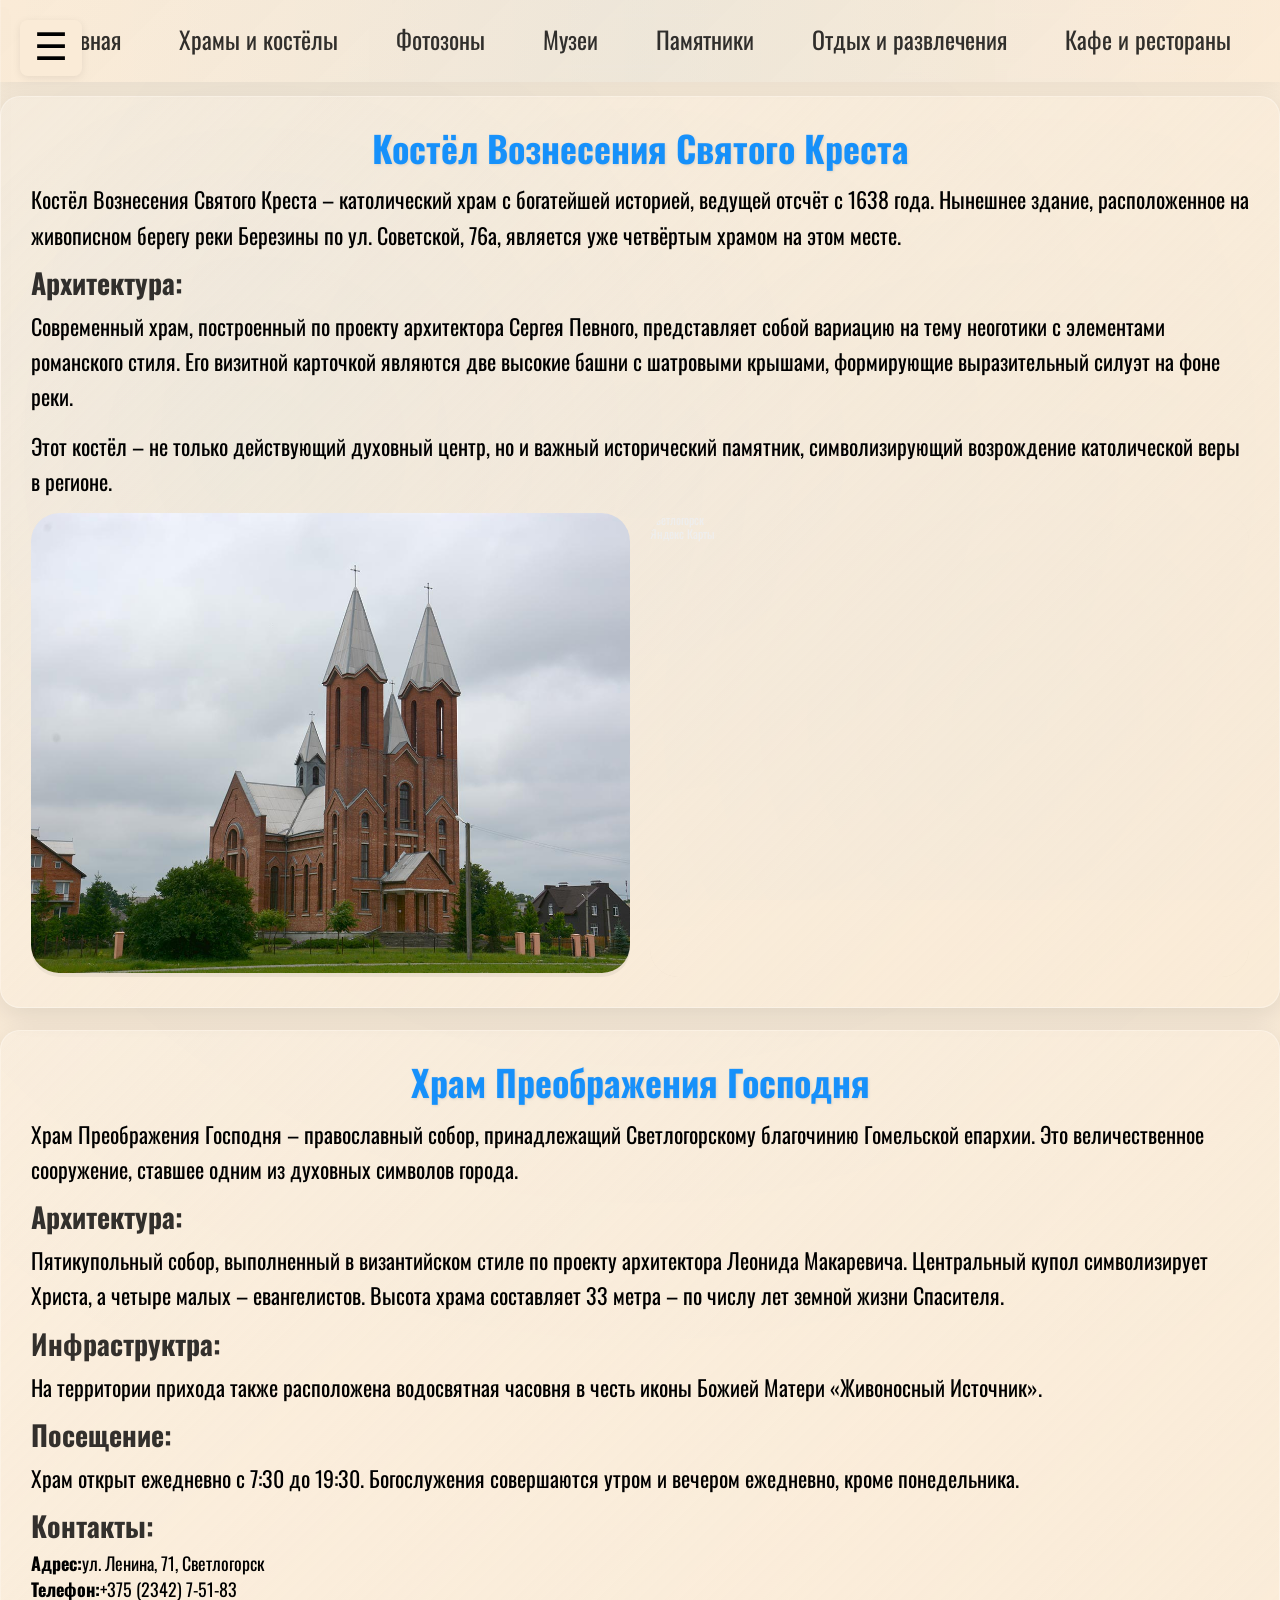
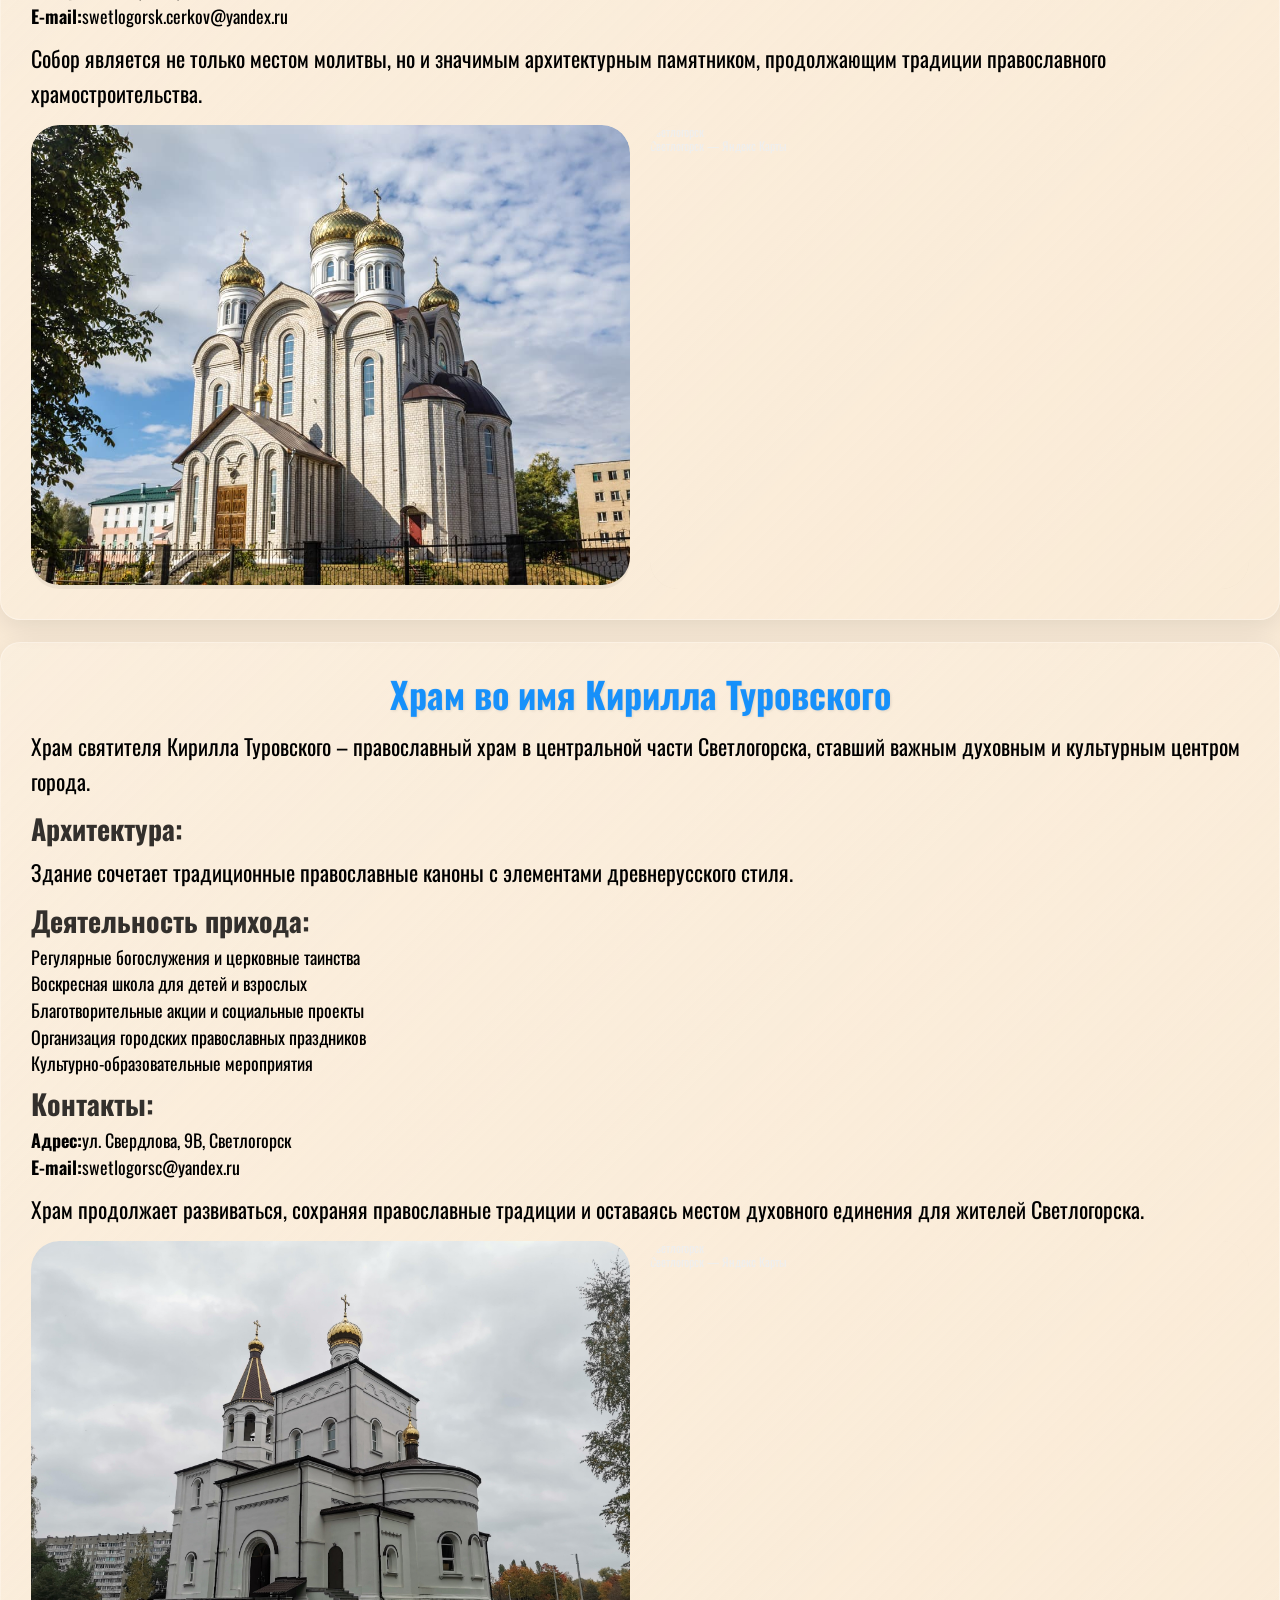
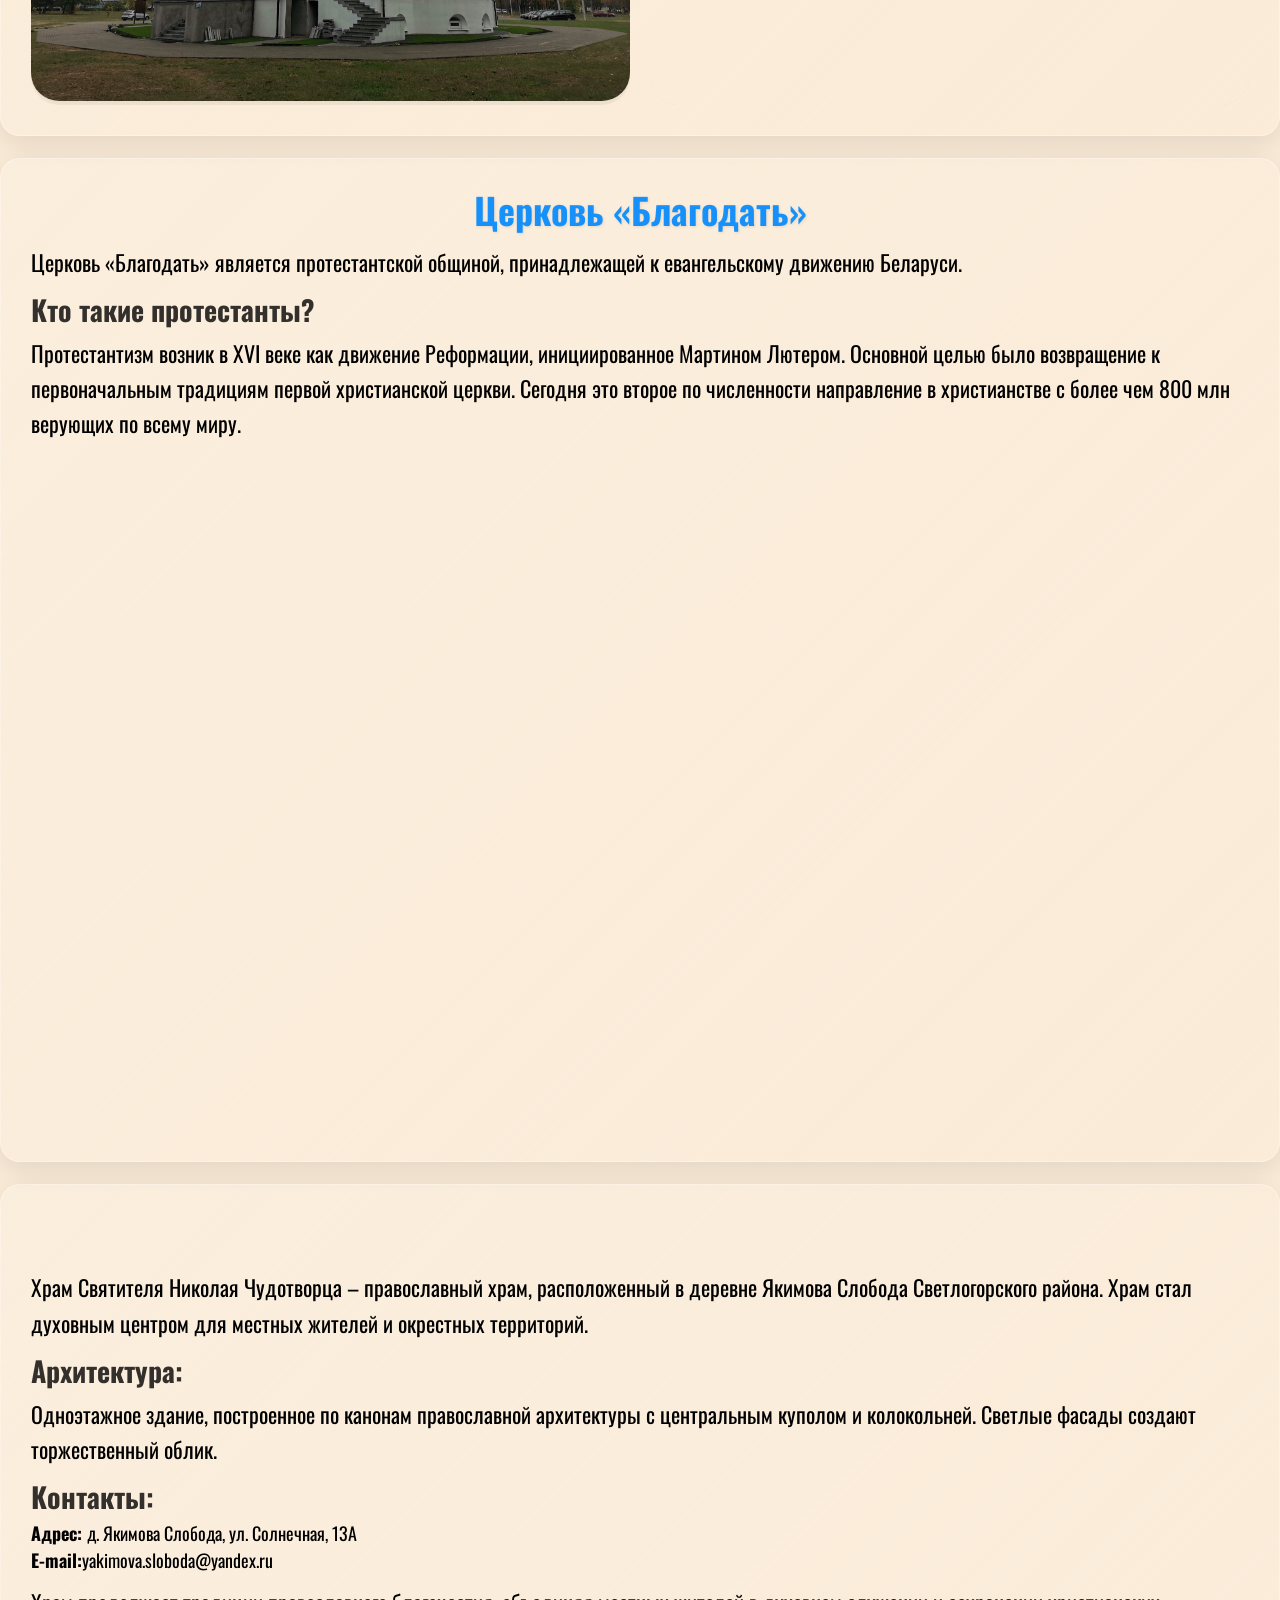
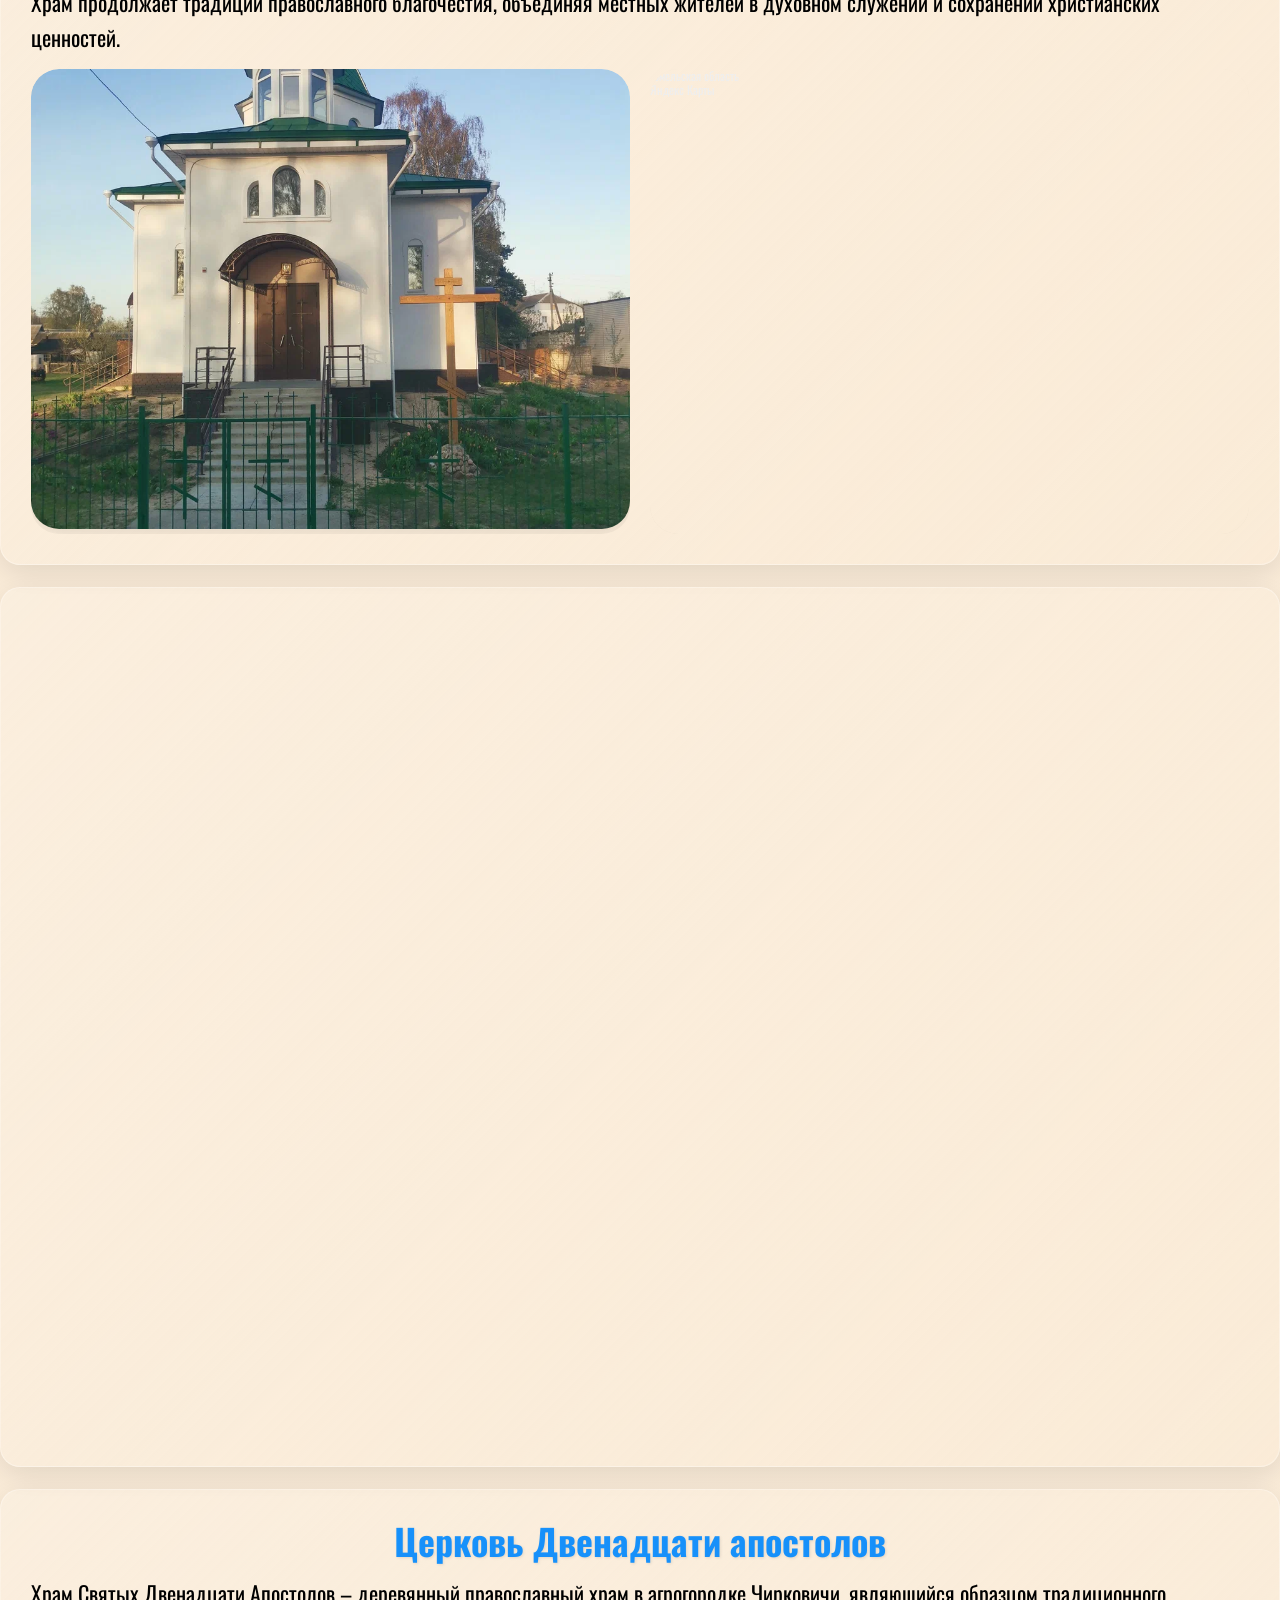
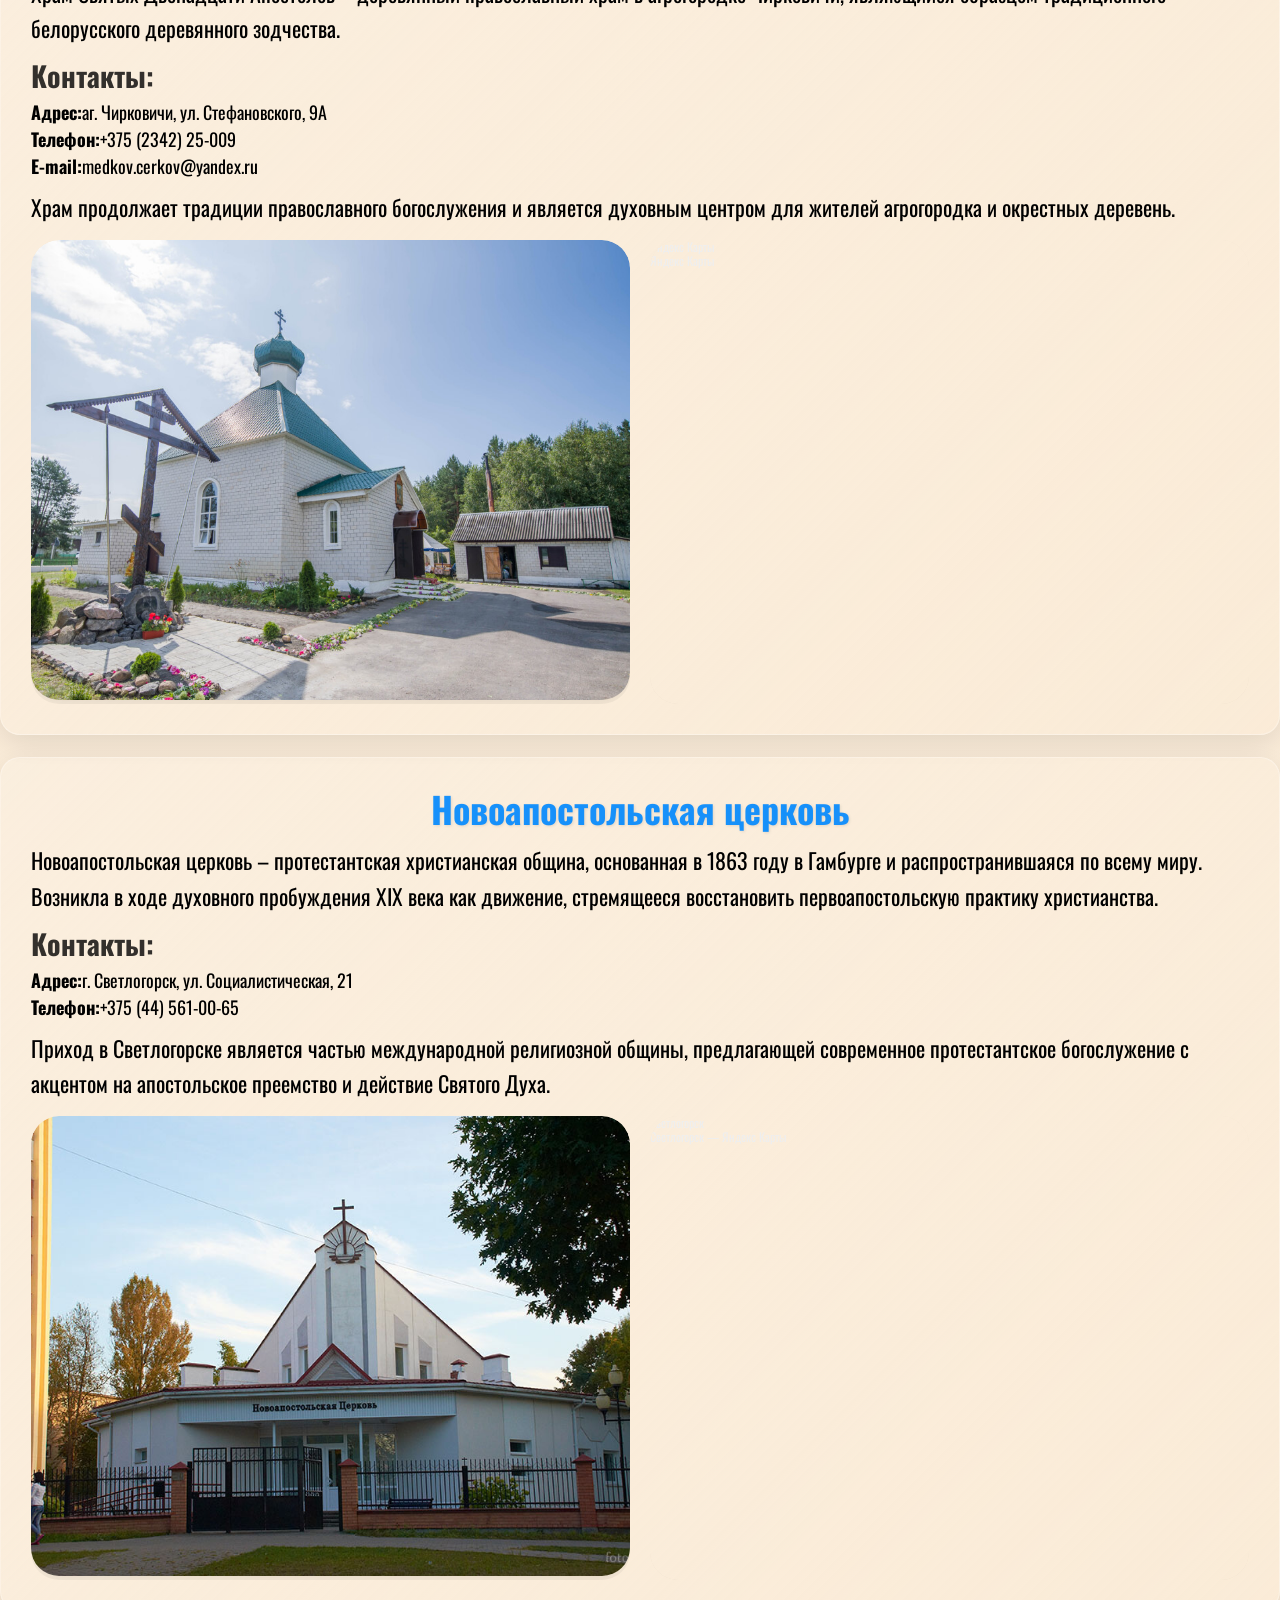
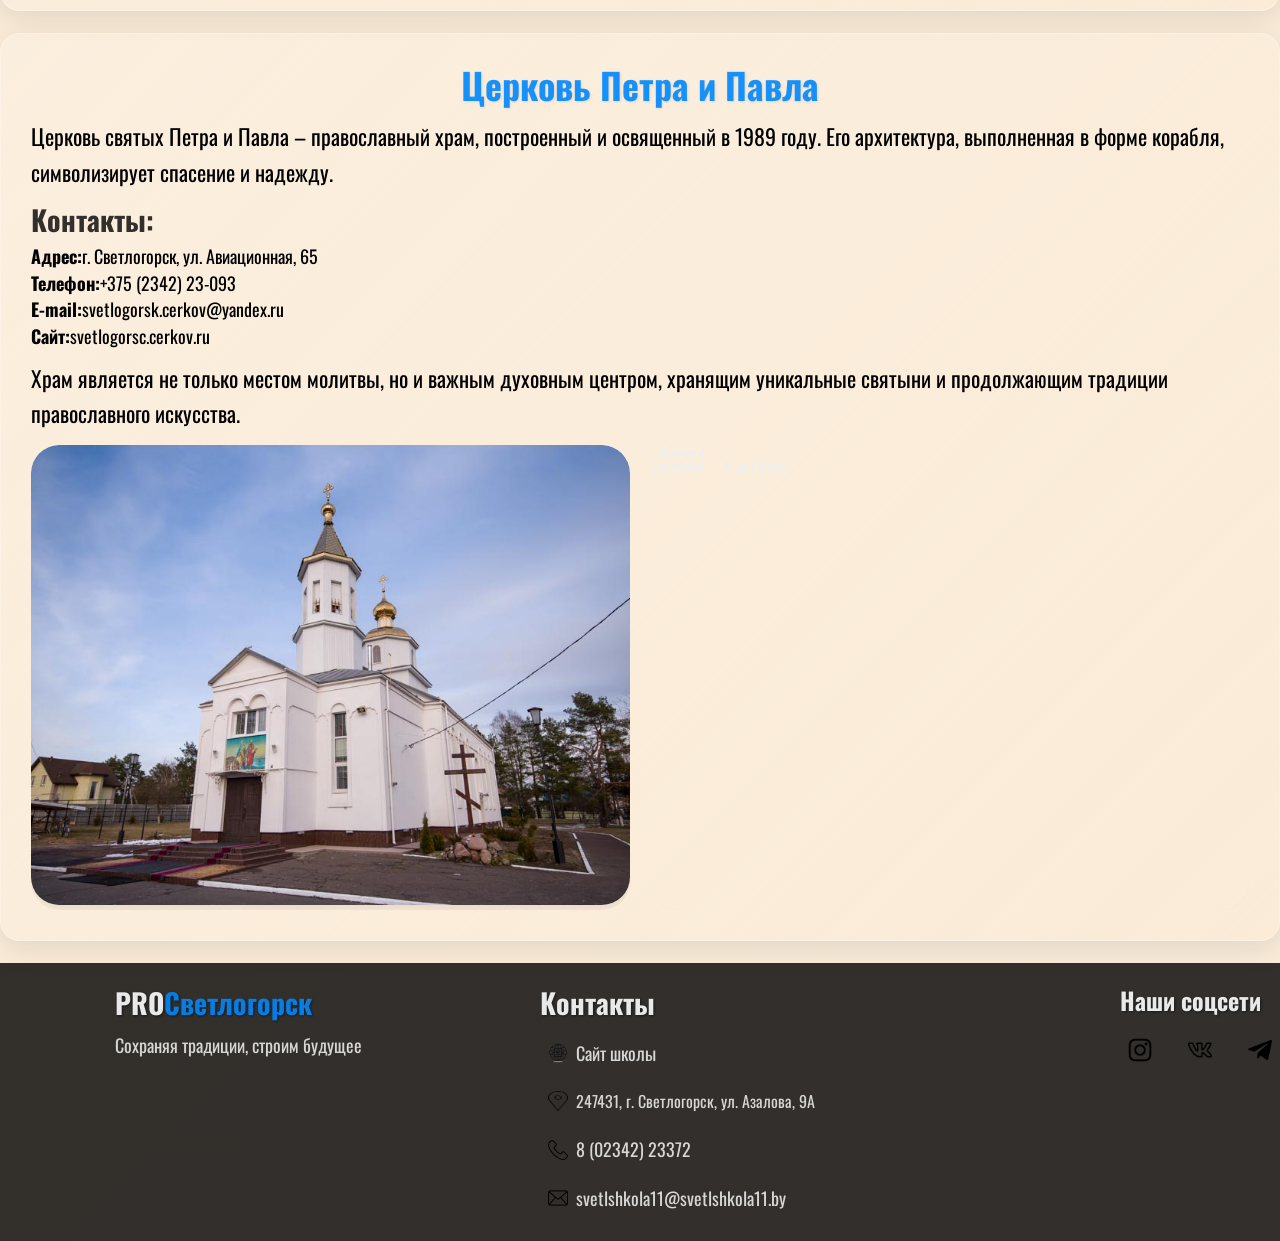
<file: chram.html>
<!DOCTYPE html>
<html lang="en">
<head>
    <meta charset="UTF-8">
    <meta name="viewport" content="width=device-width, initial-scale=1.0">
    <meta name="description" content="Путеводитель Светлогорск. Храмы, которые можно посетить в Светлогорске.">
    <meta name="keywords" content="Путеводитель, Светлогорск, храмы">
    <link type="image/x-icon" href="img/png/fav.ico" rel="shortcut icon">
    <link type="Image/x-icon" href="img/png/fav.ico" rel="icon">
    <link rel="preconnect" href="https://fonts.googleapis.com">
    <link rel="preconnect" href="https://fonts.gstatic.com" crossorigin>
    <link href="https://fonts.googleapis.com/css2?family=Oswald:wght@200..700&display=swap" rel="stylesheet">
    <link rel="stylesheet" href="normalize.css">
    <link rel="stylesheet" href="style.css">
    <title>Храмы и костёлы</title>
</head>
<body>

    <div class="burger-menu" id="burgerMenu">
        <span class="burger-icon" id="burgerIcon">&#9776;</span>
        <nav class="burger-nav" id="burgerNav">
            <span class="close-burger" id="closeBurger">&times;</span>
            <ul>
                <li><a href="#kostel">Костёл Вознесения Святого Креста</a></li>
                <li><a href="#preobrazhenie">Храм Преображения Господня</a></li>
                <li><a href="#kiril">Храм во имя Кирилла Туровского</a></li>
                <li><a href="#blagodat">Церковь «Благодать»</a></li>
                <li><a href="#nikolay">Храм Святого Николая Чудотворца</a></li>
                <li><a href="#dionisiy">Часовня Дионисия Полоцкого</a></li>
                <li><a href="#apostol">Церковь Двенадцати апостолов</a></li>
                <li><a href="#newapostol">Новоапостольская церковь</a></li>
                <li><a href="#petropavel">Церковь Петра и Павла</a></li>
            </ul>
        </nav>
    </div>

    <header>
        <div class="burger-menu540" id="burgerMenu">
            <span class="burger-icon540" id="burgerIcon">Навигация</span>
            <nav class="burger-nav540" id="burgerNav">
                <span class="close-burger540" id="closeBurger">&times;</span>
                <ul>
                     <li><a href="index.html">Главная</a></li>
                    <li><a href="chram.html">Храмы и костёлы</a></li>
                    <li><a href="photo.html">Фотозоны</a></li>
                    <li><a href="musei.html">Музеи</a></li>
                    <li><a href="pamyat.html">Памятники</a></li>
                    <li><a href="otdyx.html">Отдых и развлечения</a></li>
                    <li><a href="cafe.html">Кафе и рестораны</a></li>
                </ul>
            </nav>
        </div>
        <div class="header__top">
            <div class="container">
                <div class="menu">
                    <ul>
                        <li><a href="index.html">Главная</a></li>
                        <li><a href="chram.html">Храмы и костёлы</a></li>
                        <li><a href="photo.html">Фотозоны</a></li>
                        <li><a href="musei.html">Музеи</a></li>
                        <li><a href="pamyat.html">Памятники</a></li>
                        <li><a href="otdyx.html">Отдых и развлечения</a></li>
                        <li><a href="cafe.html">Кафе и рестораны</a></li>
                    </ul>
                </div>
            </div>
        </div>
        <div class="header__bot">
        </div>
    </header>
    <section class="otdel__info">
        <div class="container">
            <div class="cards">
                <div class="card" id="kostel">
                    <h2>Костёл Вознесения Святого Креста</h2>
                    <p>Костёл Вознесения Святого Креста – католический храм с богатейшей историей, ведущей отсчёт с 1638 года. Нынешнее здание, расположенное на живописном берегу реки Березины по ул. Советской, 76а, является уже четвёртым храмом на этом месте.</p>
                    <h3>Архитектура:</h3>
                    <p>Современный храм, построенный по проекту архитектора Сергея Певного, представляет собой вариацию на тему неоготики с элементами романского стиля. Его визитной карточкой являются две высокие башни с шатровыми крышами, формирующие выразительный силуэт на фоне реки.</p>
                    <p>Этот костёл – не только действующий духовный центр, но и важный исторический памятник, символизирующий возрождение католической веры в регионе.</p>
                    <div class="card__info">
                        <div class="card__photo">
                            <img src="img/png/cr1.jpg" alt="kostel">
                        </div>
                        <div class="card__map">
                            <div class="cr__map" style="position:relative;overflow:hidden;"><a href="https://yandex.by/maps/26004/svetlogorsk/?utm_medium=mapframe&utm_source=maps" style="color:#eee;font-size:12px;position:absolute;top:0px;">Светлогорск</a><a href="https://yandex.by/maps/26004/svetlogorsk/?ll=29.755496%2C52.635487&utm_medium=mapframe&utm_source=maps&z=18.6" style="color:#eee;font-size:12px;position:absolute;top:14px;">Яндекс Карты</a><iframe src="https://yandex.by/map-widget/v1/?ll=29.755496%2C52.635487&z=18.6" width="620" height="460" frameborder="0" allowfullscreen="true" style="position:relative;"></iframe></div>
                            
                        </div>
                    </div>
                </div>
                <div class="card" id="preobrazhenie">
                    <h2>Храм Преображения Господня</h2>
                    <p>Храм Преображения Господня – православный собор, принадлежащий Светлогорскому благочинию Гомельской епархии. Это величественное сооружение, ставшее одним из духовных символов города.</p>
                    <h3>Архитектура:</h3>
                    <p>Пятикупольный собор, выполненный в византийском стиле по проекту архитектора Леонида Макаревича. Центральный купол символизирует Христа, а четыре малых – евангелистов. Высота храма составляет 33 метра – по числу лет земной жизни Спасителя.</p>
                    <h3>Инфраструктра:</h3>
                    <p>На территории прихода также расположена водосвятная часовня в честь иконы Божией Матери «Живоносный Источник».</p>
                    <h3>Посещение:</h3>
                    <p>Храм открыт ежедневно с 7:30 до 19:30. Богослужения совершаются утром и вечером ежедневно, кроме понедельника.</p>
                    <h3>Контакты:</h3>
                    <ul>
                        <li><strong>Адрес:</strong>ул. Ленина, 71, Светлогорск</li>
                        <li><strong>Телефон:</strong><a href="tel:+375234275183">+375 (2342) 7-51-83</a></li>
                        <li><strong>E-mail:</strong><a href="mailto:swetlogorsk.cerkov@yandex.ru">swetlogorsk.cerkov@yandex.ru</a></li>
                    </ul>
                    <p>Собор является не только местом молитвы, но и значимым архитектурным памятником, продолжающим традиции православного храмостроительства.</p>
                    <div class="card__info">
                        <div class="card__photo">
                            <img src="img/png/cr2.jpg" alt="kirche">
                        </div>
                        <div class="card__map">
                            <div class="cr__map" style="position:relative;overflow:hidden;"><a href="https://yandex.by/maps/26004/svetlogorsk/?utm_medium=mapframe&utm_source=maps" style="color:#eee;font-size:12px;position:absolute;top:0px;">Светлогорск</a><a href="https://yandex.by/maps/26004/svetlogorsk/?ll=29.741333%2C52.635866&utm_medium=mapframe&utm_source=maps&z=19.2" style="color:#eee;font-size:12px;position:absolute;top:14px;">Светлогорск — Яндекс Карты</a><iframe src="https://yandex.by/map-widget/v1/?ll=29.741333%2C52.635866&z=19.2" width="620" height="460" frameborder="0" allowfullscreen="true" style="position:relative;"></iframe></div>
                        </div>
                    </div>
                </div>
                <div class="card" id="kiril">
                    <h2>Храм во имя Кирилла Туровского</h2>
                    <p>Храм святителя Кирилла Туровского – православный храм в центральной части Светлогорска, ставший важным духовным и культурным центром города.</p>
                    <h3>Архитектура:</h3>
                    <p>Здание сочетает традиционные православные каноны с элементами древнерусского стиля.</p>
                    <h3>Деятельность прихода:</h3>
                    <ul>
                        <li>Регулярные богослужения и церковные таинства</li>
                        <li>Воскресная школа для детей и взрослых</li>
                        <li>Благотворительные акции и социальные проекты</li>
                        <li>Организация городских православных праздников</li>
                        <li>Культурно-образовательные мероприятия</li>
                    </ul>
                    <h3>Контакты:</h3>
                    <ul>
                        <li><strong>Адрес:</strong>ул. Свердлова, 9В, Светлогорск</li>
                        <li><strong>E-mail:</strong><a href="mailto:swetlogorsc@yandex.ru">swetlogorsc@yandex.ru</a></li>
                    </ul>
                    <p>Храм продолжает развиваться, сохраняя православные традиции и оставаясь местом духовного единения для жителей Светлогорска.</p>
                    <div class="card__info">
                        <div class="card__photo">
                            <img src="img/png/cr3.jpg" alt="kirche">
                        </div>
                        <div class="card__map">
                            <div class="cr__map" style="position:relative;overflow:hidden;"><a href="https://yandex.by/maps/26004/svetlogorsk/?utm_medium=mapframe&utm_source=maps" style="color:#eee;font-size:12px;position:absolute;top:0px;">Светлогорск</a><a href="https://yandex.by/maps/26004/svetlogorsk/?ll=29.745636%2C52.621887&utm_medium=mapframe&utm_source=maps&z=19.4" style="color:#eee;font-size:12px;position:absolute;top:14px;">Светлогорск — Яндекс Карты</a><iframe src="https://yandex.by/map-widget/v1/?ll=29.745636%2C52.621887&z=19.4" width="620" height="460" frameborder="0" allowfullscreen="true" style="position:relative;"></iframe></div>
                        </div>
                    </div>
                </div>
                <div class="card" id="blagodat">
                    <h2>Церковь «Благодать»</h2>
                    <p>Церковь «Благодать» является протестантской общиной, принадлежащей к евангельскому движению Беларуси.</p>
                    <h3>Кто такие протестанты?</h3>
                    <p>Протестантизм возник в XVI веке как движение Реформации, инициированное Мартином Лютером. Основной целью было возвращение к первоначальным традициям первой христианской церкви. Сегодня это второе по численности направление в христианстве с более чем 800 млн верующих по всему миру.</p>
                    <h3>Историческая значимость:</h3>
                    <p>Евангельское движение имеет глубокие корни в Беларуси - ему более 600 лет. В XVI веке, известном как «золотой век» Беларуси, многие представители элиты были членами евангельских церквей, что способствовало развитию страны.</p>
                    <p>Церковь «Благодать» продолжает эти исторические традиции, предлагая современным людям возможность глубокого изучения Библии и построения личных отношений с Богом.</p>
                    <div class="card__info">
                        <div class="card__photo">
                            <img src="img/png/cr4.jpg" alt="kirche">
                        </div>
                        <div class="card__map">
                            <div class="cr__map" style="position:relative;overflow:hidden;"><a href="https://yandex.by/maps/26004/svetlogorsk/?utm_medium=mapframe&utm_source=maps" style="color:#eee;font-size:12px;position:absolute;top:0px;">Светлогорск</a><a href="https://yandex.by/maps/26004/svetlogorsk/?ll=29.730958%2C52.644180&utm_medium=mapframe&utm_source=maps&z=19" style="color:#eee;font-size:12px;position:absolute;top:14px;">Светлогорск — Яндекс Карты</a><iframe src="https://yandex.by/map-widget/v1/?ll=29.730958%2C52.644180&z=19" width="620" height="460" frameborder="0" allowfullscreen="true" style="position:relative;"></iframe></div>
                        </div>
                    </div>
                </div>
                <div class="card" id="nikolay">
                    <h2>Храм Святого Николая Чудотворца</h2>
                    <p>Храм Святителя Николая Чудотворца – православный храм, расположенный в деревне Якимова Слобода Светлогорского района. Храм стал духовным центром для местных жителей и окрестных территорий.</p>
                    <h3>Архитектура:</h3>
                    <p>Одноэтажное здание, построенное по канонам православной архитектуры с центральным куполом и колокольней. Светлые фасады создают торжественный облик.</p>
                    <h3>Контакты:</h3>
                    <ul>
                        <li><strong>Адрес: </strong>д. Якимова Слобода, ул. Солнечная, 13А</li>
                        <li><strong>E-mail:</strong><a href="mailto:yakimova.sloboda@yandex.ru">yakimova.sloboda@yandex.ru</a></li>
                    </ul>
                    <p>Храм продолжает традиции православного благочестия, объединяя местных жителей в духовном служении и сохранении христианских ценностей.</p>
                    <div class="card__info">
                        <div class="card__photo">
                            <img src="img/png/cr5.webp" alt="kirche">
                        </div>
                        <div class="card__map">
                            <div class="cr__map" style="position:relative;overflow:hidden;"><a href="https://yandex.by/maps/29631/gomel-district/?utm_medium=mapframe&utm_source=maps" style="color:#eee;font-size:12px;position:absolute;top:0px;">Гомельская область</a><a href="https://yandex.by/maps/29631/gomel-district/?ll=29.813666%2C52.622661&utm_medium=mapframe&utm_source=maps&z=19" style="color:#eee;font-size:12px;position:absolute;top:14px;">Яндекс Карты</a><iframe src="https://yandex.by/map-widget/v1/?ll=29.813666%2C52.622661&z=19" width="620" height="460" frameborder="0" allowfullscreen="true" style="position:relative;"></iframe></div>
                        </div>
                    </div>
                </div>
                <div class="card" id="dionisiy">
                    <h2>Часовня Дионисия Полоцкого</h2>
                    <p>Часовня Святого Дионисия Полоцкого – православная часовня, построенная в 2015 году в память о трагически погибшем друге мецената. Это место стало символом вечной памяти и христианской веры.</p>
                    <h3>Контакты:</h3>
                    <ul>
                        <li><strong>Адрес:</strong>г. Светлогорск, ул. Авиационная</li>
                        <li><strong>Телефон:</strong><a href="tel:+375296970244">+375 (29) 697-02-44</a></li>
                        <li><strong>E-mail:</strong><a href="mailto:mega.semenov_58@mail.ru">mega.semenov_58@mail.ru</a></li>
                    </ul>
                    <p>Часовня служит не только для молитвы, но и является свидетельством глубокой дружбы и христианской памяти, соединяя личную историю с духовным служением.</p>
                    <div class="card__info">
                        <div class="card__photo">
                            <img src="img/png/cr6.jpg" alt="kirche">
                        </div>
                        <div class="card__map">
                            <div class="cr__map" style="position:relative;overflow:hidden;"><a href="https://yandex.by/maps?utm_medium=mapframe&utm_source=maps" style="color:#eee;font-size:12px;position:absolute;top:0px;">Яндекс Карты</a><a href="https://yandex.by/maps/?ll=29.697336%2C52.621853&utm_medium=mapframe&utm_source=maps&z=20.4" style="color:#eee;font-size:12px;position:absolute;top:14px;">Яндекс Карты</a><iframe src="https://yandex.by/map-widget/v1/?ll=29.697336%2C52.621853&z=20.4" width="620" height="460" frameborder="0" allowfullscreen="true" style="position:relative;"></iframe></div>
                        </div>
                    </div>
                </div>
                <div class="card" id="apostol">
                    <h2>Церковь Двенадцати апостолов</h2>
                    <p>Храм Святых Двенадцати Апостолов – деревянный православный храм в агрогородке Чирковичи, являющийся образцом традиционного белорусского деревянного зодчества.</p>
                    <h3>Контакты:</h3>
                    <ul>
                        <li><strong>Адрес:</strong>аг. Чирковичи, ул. Стефановского, 9А</li>
                        <li><strong>Телефон:</strong><a href="tel:+375234225009">+375 (2342) 25-009</a></li>
                        <li><strong>E-mail:</strong><a href="mailto:medkov.cerkov@yandex.ru">medkov.cerkov@yandex.ru</a></li>
                    </ul>
                    <p>Храм продолжает традиции православного богослужения и является духовным центром для жителей агрогородка и окрестных деревень.</p>
                    <div class="card__info">
                        <div class="card__photo">
                            <img src="img/png/cr7.jpg" alt="kirche">
                        </div>
                        <div class="card__map">
                            <div class="cr__map" style="position:relative;overflow:hidden;"><a href="https://yandex.by/maps?utm_medium=mapframe&utm_source=maps" style="color:#eee;font-size:12px;position:absolute;top:0px;">Яндекс Карты</a><a href="https://yandex.by/maps/?ll=29.658681%2C52.654141&utm_medium=mapframe&utm_source=maps&z=20" style="color:#eee;font-size:12px;position:absolute;top:14px;">Яндекс Карты</a><iframe src="https://yandex.by/map-widget/v1/?ll=29.658681%2C52.654141&z=20" width="620" height="460" frameborder="0" allowfullscreen="true" style="position:relative;"></iframe></div>
                        </div>
                    </div>
                </div>
                <div class="card" id="newapostol">
                    <h2>Новоапостольская церковь</h2>
                    <p>Новоапостольская церковь – протестантская христианская община, основанная в 1863 году в Гамбурге и распространившаяся по всему миру. Возникла в ходе духовного пробуждения XIX века как движение, стремящееся восстановить первоапостольскую практику христианства.</p>
                    <h3>Контакты:</h3>
                    <ul>
                        <li><strong>Адрес:</strong>г. Светлогорск, ул. Социалистическая, 21</li>
                        <li><strong>Телефон:</strong><a href="tel:+375445610065">+375 (44) 561-00-65</a></li>
                    </ul>
                    <p>Приход в Светлогорске является частью международной религиозной общины, предлагающей современное протестантское богослужение с акцентом на апостольское преемство и действие Святого Духа.</p>
                    <div class="card__info">
                        <div class="card__photo">
                            <img src="img/png/cr8.jpg" alt="kirche">
                        </div>
                        <div class="card__map">
                            <div class="cr__map" style="position:relative;overflow:hidden;"><a href="https://yandex.by/maps/26004/svetlogorsk/?utm_medium=mapframe&utm_source=maps" style="color:#eee;font-size:12px;position:absolute;top:0px;">Светлогорск</a><a href="https://yandex.by/maps/26004/svetlogorsk/?ll=29.737858%2C52.638383&utm_medium=mapframe&utm_source=maps&z=19.4" style="color:#eee;font-size:12px;position:absolute;top:14px;">Светлогорск — Яндекс Карты</a><iframe src="https://yandex.by/map-widget/v1/?ll=29.737858%2C52.638383&z=19.4" width="620" height="460" frameborder="0" allowfullscreen="true" style="position:relative;"></iframe></div>
                        </div>
                    </div>
                </div>
                <div class="card" id="petropavel">
                    <h2>Церковь Петра и Павла</h2>
                    <p>Церковь святых Петра и Павла – православный храм, построенный и освященный в 1989 году. Его архитектура, выполненная в форме корабля, символизирует спасение и надежду.</p>
                    <h3>Контакты:</h3>
                    <ul>
                        <li><strong>Адрес:</strong>г. Светлогорск, ул. Авиационная, 65</li>
                        <li><strong>Телефон:</strong><a href="tel:+375234223093">+375 (2342) 23-093</a></li>
                        <li><strong>E-mail:</strong><a href="mailto:svetlogorsk.cerkov@yandex.ru">svetlogorsk.cerkov@yandex.ru</a></li>
                        <li><strong>Сайт:</strong>svetlogorsc.cerkov.ru</li>
                    </ul>
                    <p>Храм является не только местом молитвы, но и важным духовным центром, хранящим уникальные святыни и продолжающим традиции православного искусства.</p>
                    <div class="card__info">
                        <div class="card__photo">
                            <img src="img/png/cr9.jpg" alt="kirche">
                        </div>
                        <div class="card__map">
                            <div class="cr__map" style="position:relative;overflow:hidden;"><a href="https://yandex.by/maps/26004/svetlogorsk/?utm_medium=mapframe&utm_source=maps" style="color:#eee;font-size:12px;position:absolute;top:0px;">Светлогорск</a><a href="https://yandex.by/maps/26004/svetlogorsk/?azimuth=6.272828302965775&ll=29.716067%2C52.638009&tilt=0.003368948757844688&utm_medium=mapframe&utm_source=maps&z=19.2" style="color:#eee;font-size:12px;position:absolute;top:14px;">Светлогорск — Яндекс Карты</a><iframe src="https://yandex.by/map-widget/v1/?azimuth=6.272828302965775&ll=29.716067%2C52.638009&tilt=0.003368948757844688&z=19.2" width="620" height="460" frameborder="0" allowfullscreen="true" style="position:relative;"></iframe></div>
                        </div>
                    </div>
                </div>
            </div>
        </div>
    </section>
    <footer>
        <div class="container">
            <div class="footer">
                <div class="footer__info">
                    <a href="index.html"><h2><span>PRO</span>Светлогорск</h2></a>
                    <p>Сохраняя традиции, строим будущее</p>
                </div>
                <div class="footer__contacts">
                    <h2>Контакты</h2>
                    <div class="site"><img class="noi" src="img/png/site.png" alt="site"><a href="https://svetlshkola11.by">Сайт школы</a></div>
                    <div class="adr"><img class="noi" src="img/png/adr.png" alt="adres"><p>247431, г. Светлогорск, ул. Азалова, 9А</p></div>
                    <div class="tel"><img class="noi" src="img/png/tel.png" alt="tel"><a href="tel:8(02342)23372">8 (02342) 23372</a></div>
                    <div class="mail"><img class="noi" src="img/png/mail.png" alt="mail"><a href="mailto:svetlshkola11@svetlshkola11.by">svetlshkola11@svetlshkola11.by</a></div>
                </div>
                <div class="footer__social">
                    <h2>Наши соцсети</h2>
                    <ul>
                        <li><a href="https://www.instagram.com/11.school.svetlogorsk?igsh=dHJlYXJiaGNkenHo" target="_blank"><img class="noi" src="img/png/inst.png" alt="inst"></a></li>
                        <li><a href="https://vk.com/svschool11" target="_blank"><img class="noi" src="img/png/vk.png" alt="vk"></a></li>
                        <li><a href="https://t.me/svetlscholl11" target="_blank"><img class="noi" src="img/png/tg.png" alt="tg"></a></li>
                    </ul>
                </div>
            </div>
        </div>
    </footer>
</body>
</html>
<script src="sсript.js"></script>
</file>
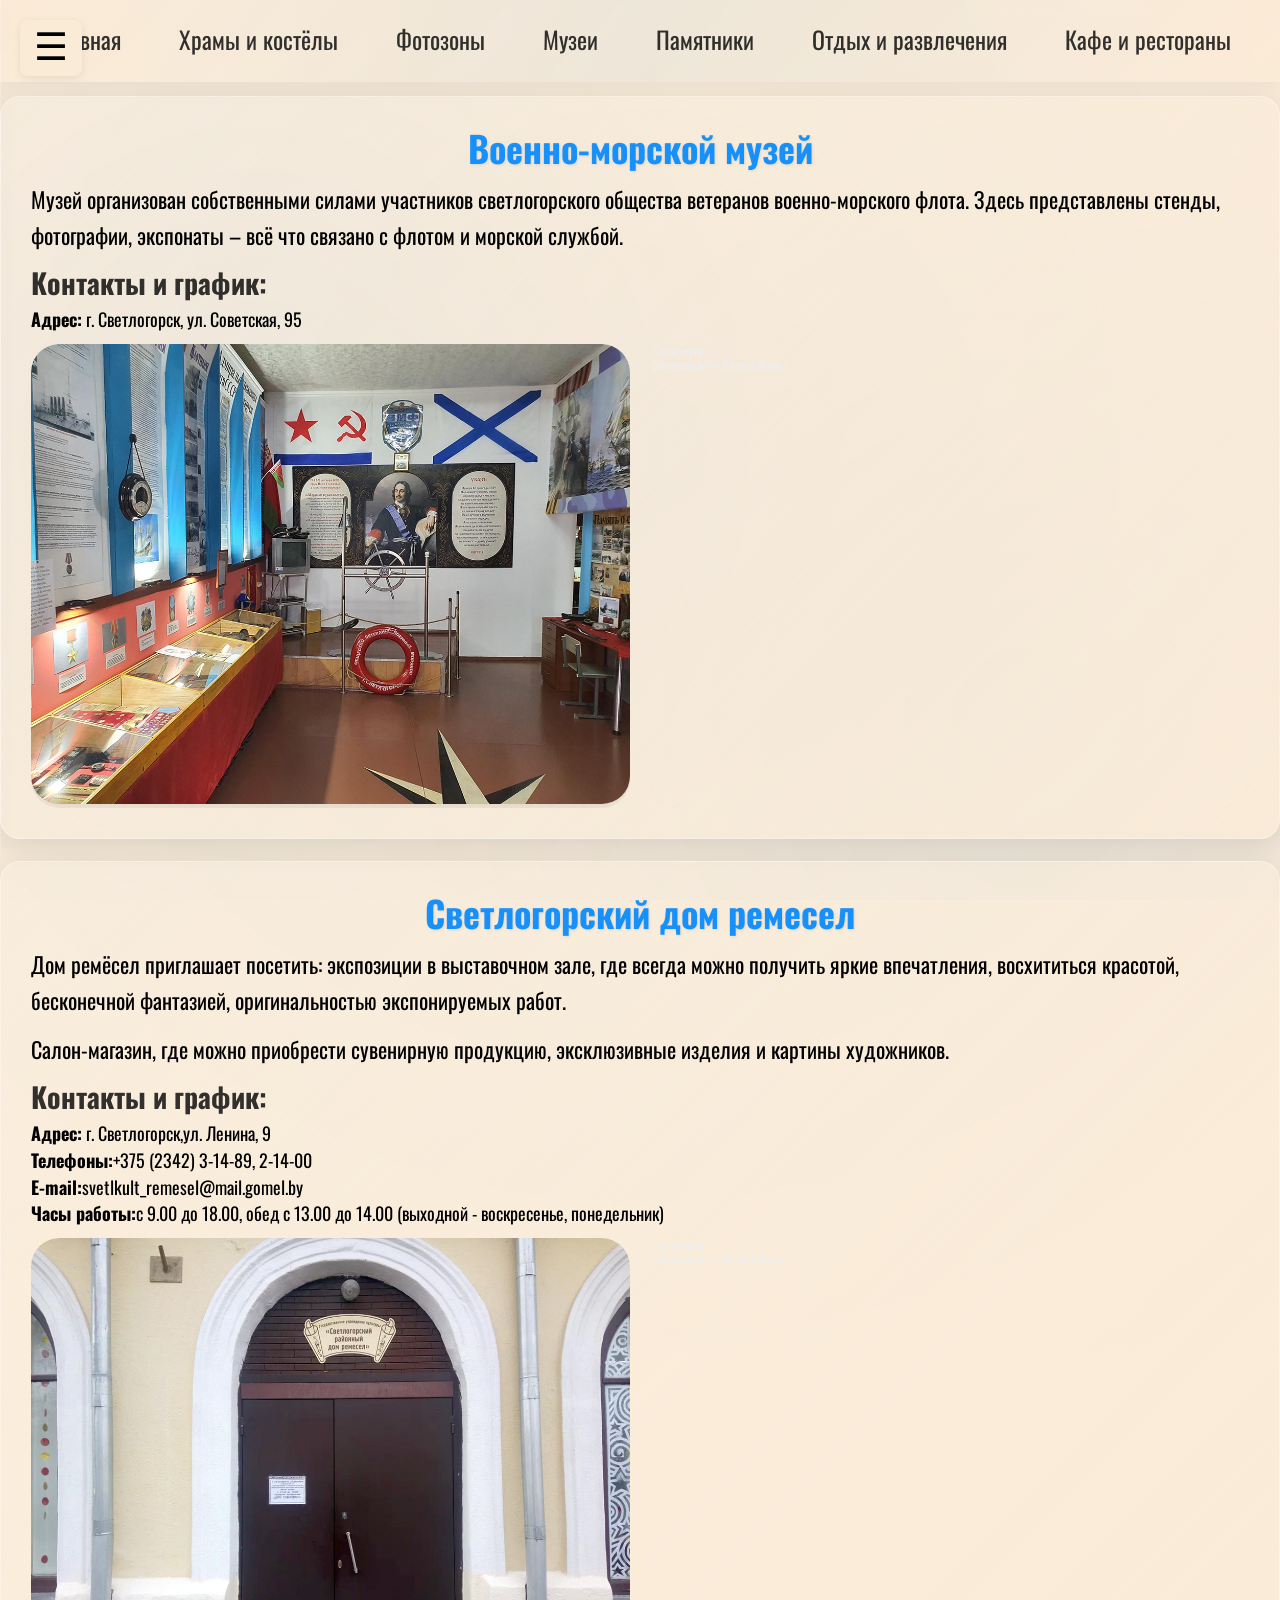
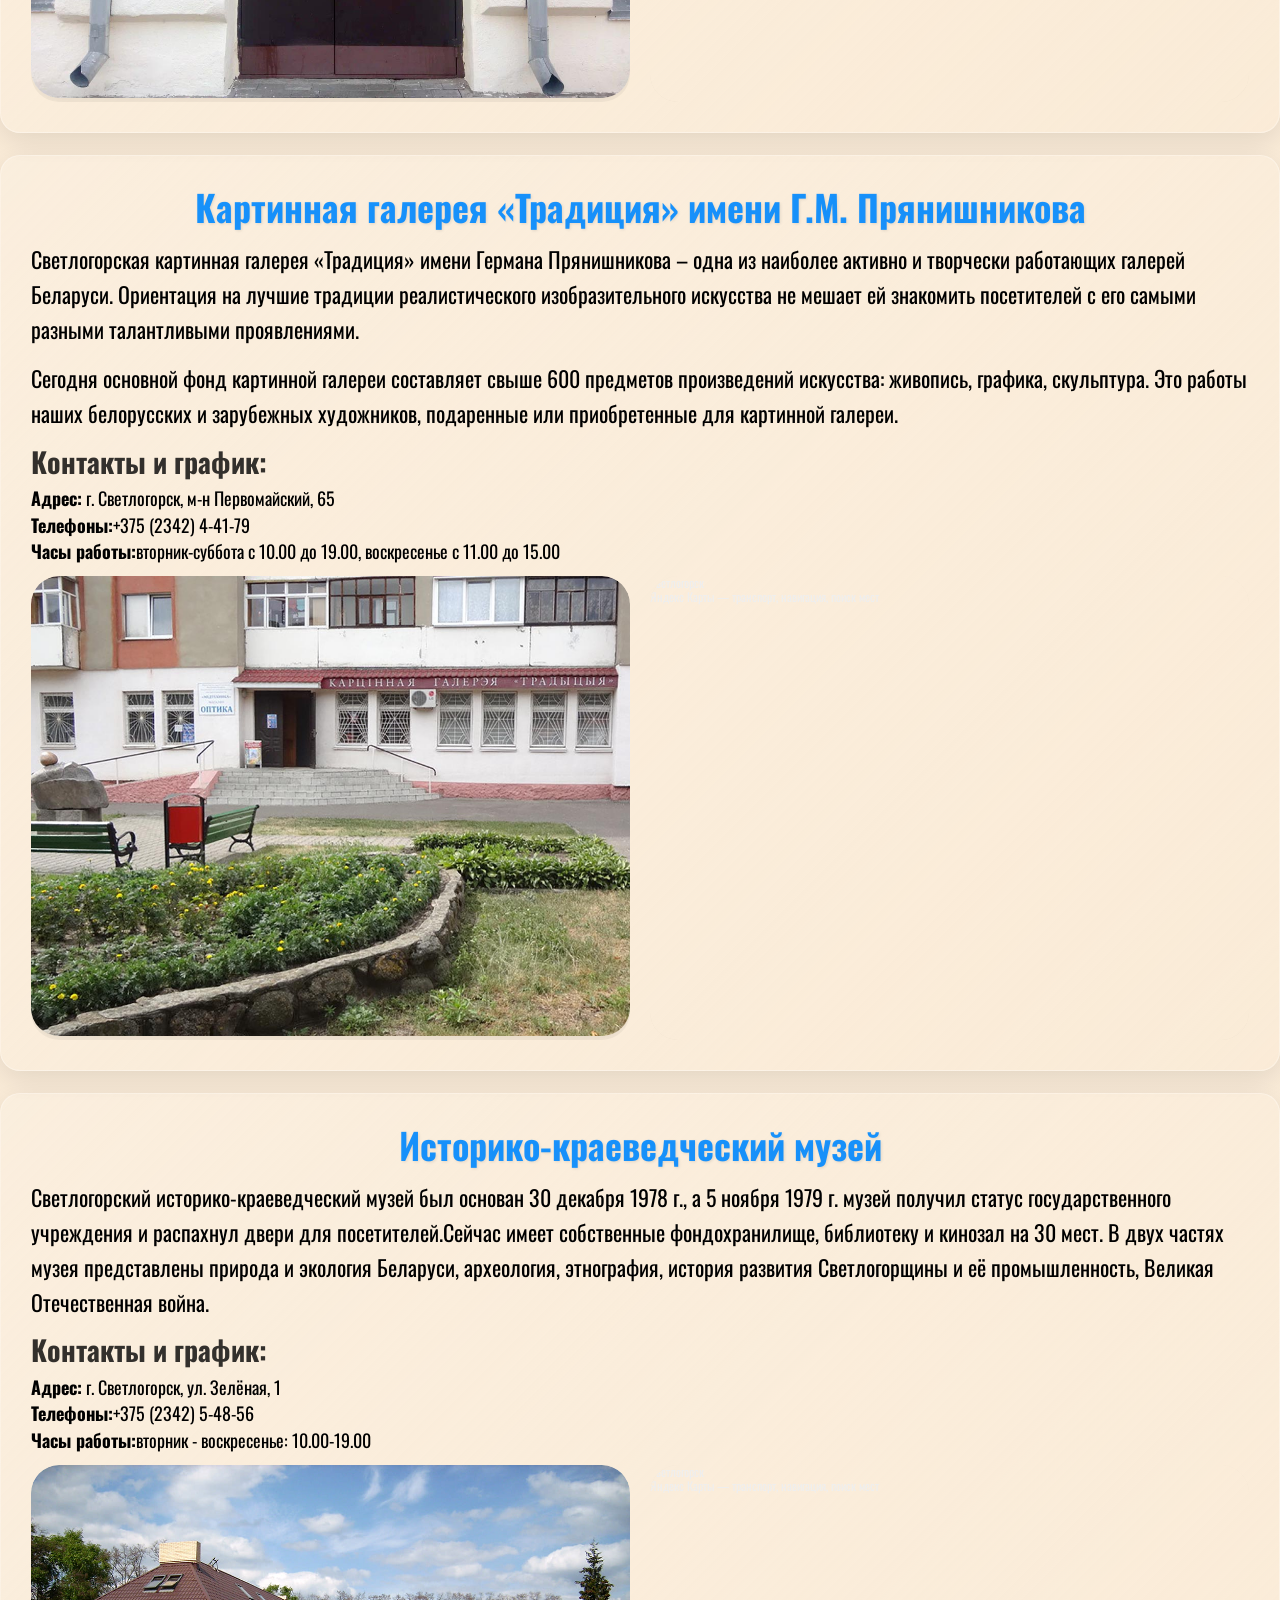
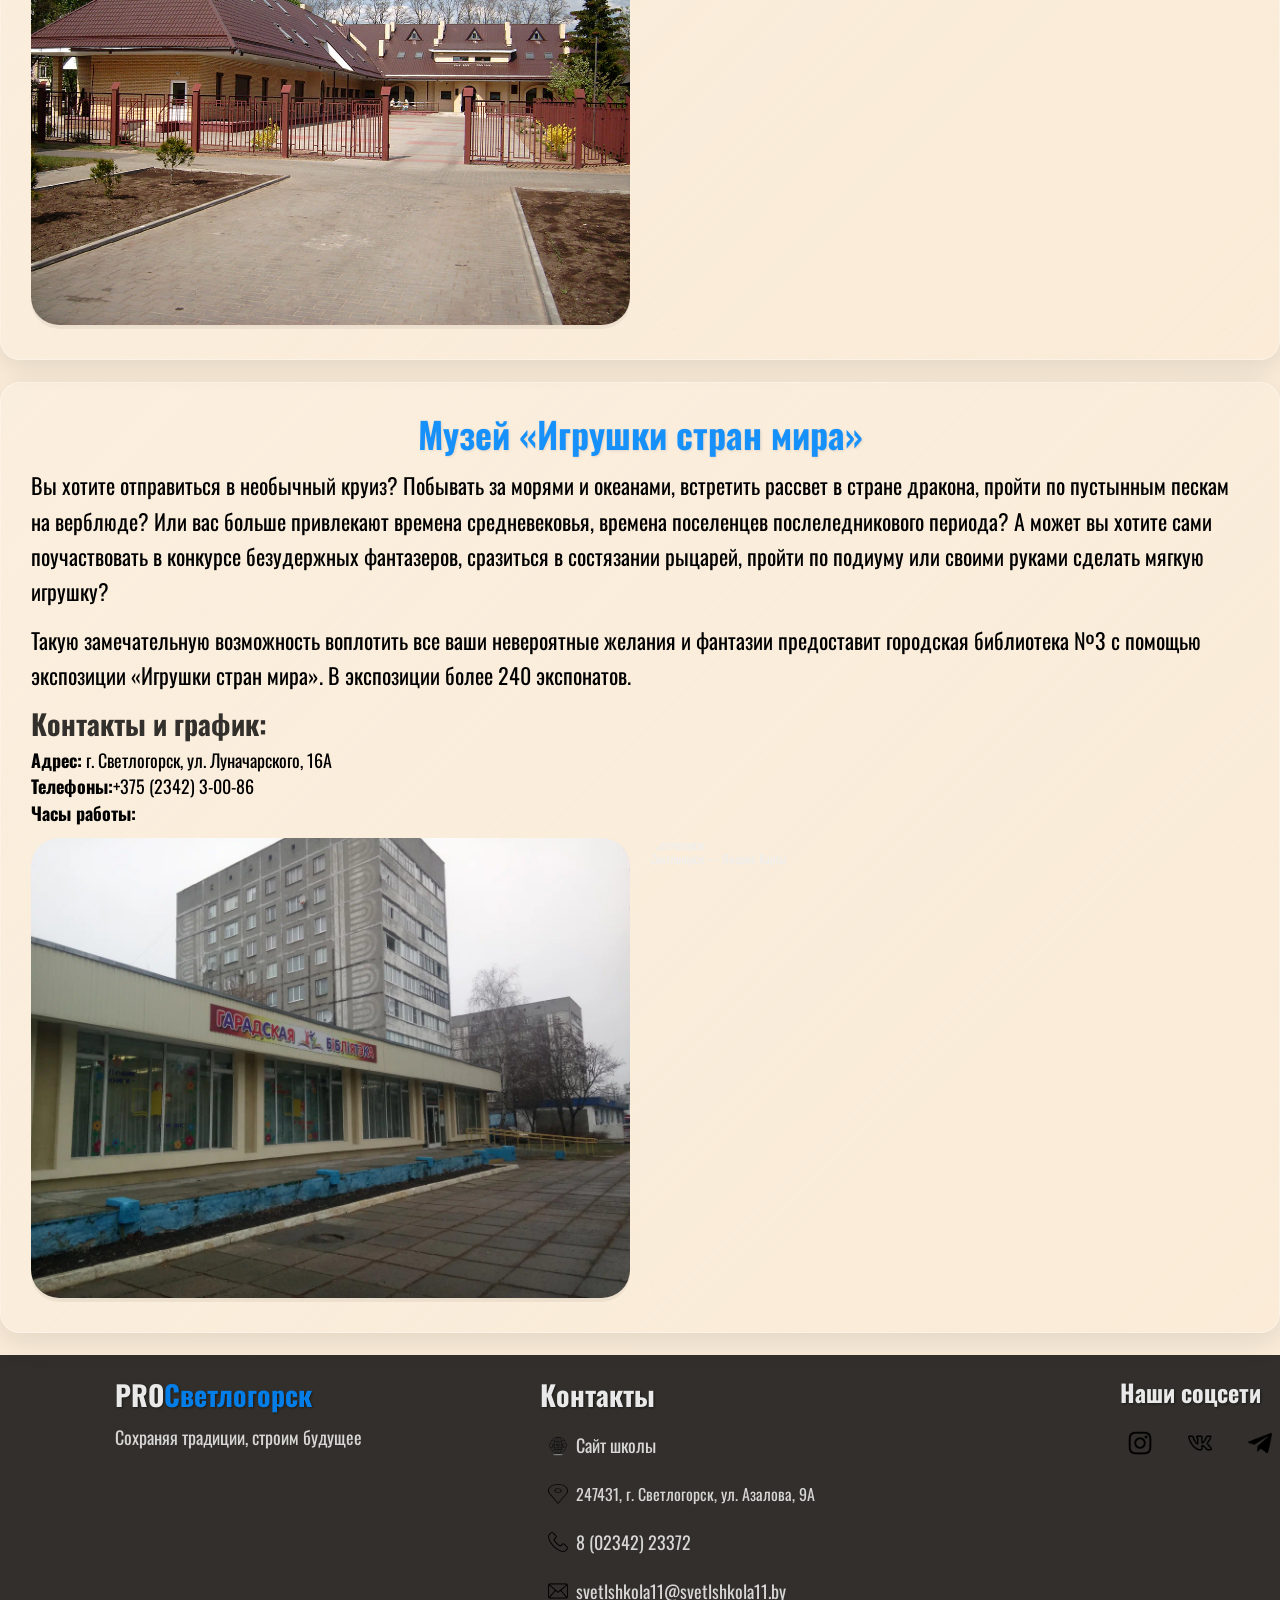
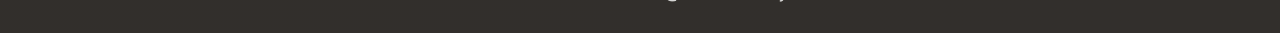
<file: musei.html>
<!DOCTYPE html>
<html lang="en">
<head>
    <meta charset="UTF-8">
    <meta name="viewport" content="width=device-width, initial-scale=1.0">
    <meta name="description" content="Путеводитель Светлогорск. Музеи, которые можно посетить в Светлогорске.">
    <meta name="keywords" content="Путеводитель, Светлогорск, музеи">
    <link type="image/x-icon" href="img/png/fav.ico" rel="shortcut icon">
    <link type="Image/x-icon" href="img/png/fav.ico" rel="icon">
    <link rel="preconnect" href="https://fonts.googleapis.com">
    <link rel="preconnect" href="https://fonts.gstatic.com" crossorigin>
    <link href="https://fonts.googleapis.com/css2?family=Oswald:wght@200..700&display=swap" rel="stylesheet">
    <link rel="stylesheet" href="normalize.css">
    <link rel="stylesheet" href="style.css">
    <title>Музеи</title>
</head>
<body>

    <div class="burger-menu" id="burgerMenu">
        <span class="burger-icon" id="burgerIcon">&#9776;</span>
        <nav class="burger-nav" id="burgerNav">
            <span class="close-burger" id="closeBurger">&times;</span>
            <ul>
                <li><a href="#voenno">Военно-морской музей</a></li>
                <li><a href="#remesel">Светлогорский дом ремесел</a></li>
                <li><a href="#galereya">Картинная галерея «Традиция»</a></li>
                <li><a href="#kraeved">Историко-краеведческий музей</a></li>
                <li><a href="#igrushki">Музей «Игрушки стран мира»</a></li>
            </ul>
        </nav>
    </div>

    <header>
        <div class="burger-menu540" id="burgerMenu">
            <span class="burger-icon540" id="burgerIcon">Навигация</span>
            <nav class="burger-nav540" id="burgerNav">
                <span class="close-burger540" id="closeBurger">&times;</span>
                <ul>
                     <li><a href="index.html">Главная</a></li>
                    <li><a href="chram.html">Храмы и костёлы</a></li>
                    <li><a href="photo.html">Фотозоны</a></li>
                    <li><a href="musei.html">Музеи</a></li>
                    <li><a href="pamyat.html">Памятники</a></li>
                    <li><a href="otdyx.html">Отдых и развлечения</a></li>
                    <li><a href="cafe.html">Кафе и рестораны</a></li>
                </ul>
            </nav>
        </div>
        <div class="header__top">
            <div class="container">
                <div class="menu">
                    <ul>
                        <li><a href="index.html">Главная</a></li>
                        <li><a href="chram.html">Храмы и костёлы</a></li>
                        <li><a href="photo.html">Фотозоны</a></li>
                        <li><a href="musei.html">Музеи</a></li>
                        <li><a href="pamyat.html">Памятники</a></li>
                        <li><a href="otdyx.html">Отдых и развлечения</a></li>
                        <li><a href="cafe.html">Кафе и рестораны</a></li>
                    </ul>
                </div>
            </div>
        </div>
        <div class="header__bot">
        </div>
    </header>
    <section class="otdel__info">
        <div class="container">
            <div class="cards">
                <div class="card" id="voenno">
                    <h2>Военно-морской музей</h2>
                    <p>Музей организован собственными силами участников светлогорского общества ветеранов военно-морского флота. Здесь представлены стенды, фотографии, экспонаты – всё что связано с флотом и морской службой.</p>
                    <h3>Контакты и график:</h3>
                    <ul>
                        <li><strong>Адрес:</strong> г. Светлогорск, ул. Советская, 95</li>
                    </ul>
                    <div class="card__info">
                        <div class="card__photo">
                            <img src="img/png/mu1.jpg" alt="musei">
                        </div>
                        <div class="card__map">
                            <div class="cr__map" style="position:relative;overflow:hidden;"><a href="https://yandex.by/maps/26004/svetlogorsk/?utm_medium=mapframe&utm_source=maps" style="color:#eee;font-size:12px;position:absolute;top:0px;">Светлогорск</a><a href="https://yandex.by/maps/26004/svetlogorsk/?ll=29.748322%2C52.638224&utm_medium=mapframe&utm_source=maps&z=20.11" style="color:#eee;font-size:12px;position:absolute;top:14px;">Светлогорск — Яндекс Карты</a><iframe src="https://yandex.by/map-widget/v1/?ll=29.748322%2C52.638224&z=20.11" width="620" height="460" frameborder="0" allowfullscreen="true" style="position:relative;"></iframe></div>
                        </div>
                    </div>
                </div>
                <div class="card" id="remesel">
                    <h2>Светлогорский дом ремесел</h2>
                    <p>Дом ремёсел приглашает посетить: экспозиции в выставочном зале, где всегда можно получить яркие впечатления, восхититься красотой, бесконечной фантазией, оригинальностью экспонируемых работ.</p>
                    <p>Салон-магазин, где можно приобрести сувенирную продукцию, эксклюзивные изделия и картины художников.</p>
                    <h3>Контакты и график:</h3>
                    <ul>
                        <li><strong>Адрес:</strong> г. Светлогорск,ул. Ленина, 9</li>
                        <li><strong>Телефоны:</strong><a href="tel:+375234231489">+375 (2342) 3-14-89</a>, <a href="tel:2-14-00">2-14-00</a></li>
                        <li><strong>E-mail:</strong><a href="mailto:svetlkult_remesel@mail.gomel.by">svetlkult_remesel@mail.gomel.by</a></li>
                        <li><strong>Часы работы:</strong>с 9.00 до 18.00, обед с 13.00 до 14.00 (выходной - воскресенье, понедельник)</li>
                    </ul>
                    <div class="card__info">
                        <div class="card__photo">
                            <img src="img/png/mu2.jpg" alt="musei">
                        </div>
                       <div class="card__map">
                            <div class="cr__map" style="position:relative;overflow:hidden;"><a href="https://yandex.by/maps/26004/svetlogorsk/?utm_medium=mapframe&utm_source=maps" style="color:#eee;font-size:12px;position:absolute;top:0px;">Светлогорск</a><a href="https://yandex.by/maps/26004/svetlogorsk/?ll=29.758024%2C52.627934&utm_medium=mapframe&utm_source=maps&z=20.65" style="color:#eee;font-size:12px;position:absolute;top:14px;">Светлогорск — Яндекс Карты</a><iframe src="https://yandex.by/map-widget/v1/?ll=29.758024%2C52.627934&z=20.65" width="620" height="460" frameborder="0" allowfullscreen="true" style="position:relative;"></iframe></div>
                        </div>
                    </div>
                </div>
                <div class="card" id="galereya">
                    <h2>Картинная галерея «Традиция» имени Г.М. Прянишникова</h2>
                    <p>Светлогорская картинная галерея «Традиция» имени Германа Прянишникова – одна из наиболее активно и творчески работающих галерей Беларуси. Ориентация на лучшие традиции реалистического изобразительного искусства не мешает ей знакомить посетителей с его самыми разными талантливыми проявлениями.</p>
                    <p>Сегодня основной фонд картинной галереи составляет свыше 600 предметов произведений искусства: живопись, графика, скульптура. Это работы наших белорусских и зарубежных художников, подаренные или приобретенные для картинной галереи.</p>
                    <h3>Контакты и график:</h3>
                    <ul>
                        <li><strong>Адрес:</strong> г. Светлогорск, м-н Первомайский, 65</li>
                        <li><strong>Телефоны:</strong><a href="tel:+375234244179">+375 (2342) 4-41-79</a></li>
                        <li><strong>Часы работы:</strong>вторник-суббота с 10.00 до 19.00, воскресенье с 11.00 до 15.00</li>
                    </ul>
                    <div class="card__info">
                        <div class="card__photo">
                            <img src="img/png/mu3.jpg" alt="musei">
                        </div>
                        <div class="card__map">
                            <div class="cr__map" style="position:relative;overflow:hidden;"><a href="https://yandex.by/maps/26004/svetlogorsk/?utm_medium=mapframe&utm_source=maps" style="color:#eee;font-size:12px;position:absolute;top:0px;">Светлогорск</a><a href="https://yandex.by/maps/26004/svetlogorsk/?ll=29.740338%2C52.626760&utm_medium=mapframe&utm_source=maps&z=20.2" style="color:#eee;font-size:12px;position:absolute;top:14px;">Яндекс Карты — транспорт, навигация, поиск мест</a><iframe src="https://yandex.by/map-widget/v1/?ll=29.740338%2C52.626760&z=20.2" width="620" height="460" frameborder="0" allowfullscreen="true" style="position:relative;"></iframe></div>
                        </div>
                    </div>
                </div>
                <div class="card" id="kraeved">
                    <h2>Историко-краеведческий музей</h2>
                    <p>Светлогорский историко-краеведческий музей был основан 30 декабря 1978 г., а 5 ноября 1979 г. музей получил статус государственного учреждения и распахнул двери для посетителей.Сейчас имеет собственные фондохранилище, библиотеку и кинозал на 30 мест. В двух частях музея представлены природа и экология Беларуси, археология, этнография, история развития Светлогорщины и её промышленность, Великая Отечественная война.</p>
                    <h3>Контакты и график:</h3>
                    <ul>
                        <li><strong>Адрес:</strong> г. Светлогорск, ул. Зелёная, 1</li>
                        <li><strong>Телефоны:</strong><a href="tel:+375234254856">+375 (2342) 5-48-56</a></li>
                        <li><strong>Часы работы:</strong>вторник - воскресенье: 10.00-19.00</li>
                    </ul>
                    <div class="card__info">
                        <div class="card__photo">
                            <img src="img/png/mu4.jpg" alt="musei">
                        </div>
                        <div class="card__map">
                            <div class="cr__map" style="position:relative;overflow:hidden;"><a href="https://yandex.by/maps/26004/svetlogorsk/?utm_medium=mapframe&utm_source=maps" style="color:#eee;font-size:12px;position:absolute;top:0px;">Светлогорск</a><a href="https://yandex.by/maps/26004/svetlogorsk/?ll=29.757851%2C52.629336&utm_medium=mapframe&utm_source=maps&z=19.8" style="color:#eee;font-size:12px;position:absolute;top:14px;">Яндекс Карты — транспорт, навигация, поиск мест</a><iframe src="https://yandex.by/map-widget/v1/?ll=29.757851%2C52.629336&z=19.8" width="620" height="460" frameborder="0" allowfullscreen="true" style="position:relative;"></iframe></div>
                        </div>
                    </div>
                </div>
                <div class="card" id="igrushki">
                    <h2>Музей «Игрушки стран мира»</h2>
                    <p>Вы хотите отправиться в необычный круиз? Побывать за морями и океанами, встретить рассвет в стране дракона, пройти по пустынным пескам на верблюде? Или вас больше привлекают времена средневековья, времена поселенцев послеледникового периода? А может вы хотите сами поучаствовать в конкурсе безудержных фантазеров, сразиться в состязании рыцарей, пройти по подиуму или своими руками сделать мягкую игрушку?</p>
                    <p>Такую замечательную возможность воплотить все ваши невероятные желания и фантазии предоставит городская библиотека №3 с помощью экспозиции «Игрушки стран мира». В экспозиции более 240 экспонатов.</p>
                    <h3>Контакты и график:</h3>
                    <ul>
                        <li><strong>Адрес:</strong> г. Светлогорск, ул. Луначарского, 16А</li>
                        <li><strong>Телефоны:</strong><a href="tel:+375234230086">+375 (2342) 3-00-86</a></li>
                        <li><strong>Часы работы:</strong></li>
                    </ul>
                    <div class="card__info">
                        <div class="card__photo">
                            <img src="img/png/mu5.webp" alt="musei">
                        </div>
                        <div class="card__map">
                            <div class="cr__map"  style="position:relative;overflow:hidden;"><a href="https://yandex.by/maps/26004/svetlogorsk/?utm_medium=mapframe&utm_source=maps" style="color:#eee;font-size:12px;position:absolute;top:0px;">Светлогорск</a><a href="https://yandex.by/maps/26004/svetlogorsk/?ll=29.722004%2C52.625121&utm_medium=mapframe&utm_source=maps&z=20.88" style="color:#eee;font-size:12px;position:absolute;top:14px;">Светлогорск — Яндекс Карты</a><iframe src="https://yandex.by/map-widget/v1/?ll=29.722004%2C52.625121&z=20.88" width="620" height="460" frameborder="0" allowfullscreen="true" style="position:relative;"></iframe></div>
                        </div>
                    </div>
                </div>
            </div>
        </div>
    </section>
    <footer>
        <div class="container">
            <div class="footer">
                <div class="footer__info">
                    <a href="index.html"><h2><span>PRO</span>Светлогорск</h2></a>
                    <p>Сохраняя традиции, строим будущее</p>
                </div>
                <div class="footer__contacts">
                    <h2>Контакты</h2>
                    <div class="site"><img class="noi" src="img/png/site.png" alt="site"><a href="https://svetlshkola11.by">Сайт школы</a></div>
                    <div class="adr"><img class="noi" src="img/png/adr.png" alt="adres"><p>247431, г. Светлогорск, ул. Азалова, 9А</p></div>
                    <div class="tel"><img class="noi" src="img/png/tel.png" alt="tel"><a href="tel:8(02342)23372">8 (02342) 23372</a></div>
                    <div class="mail"><img class="noi" src="img/png/mail.png" alt="mail"><a href="mailto:svetlshkola11@svetlshkola11.by">svetlshkola11@svetlshkola11.by</a></div>
                </div>
                <div class="footer__social">
                    <h2>Наши соцсети</h2>
                    <ul>
                        <li><a href="https://www.instagram.com/11.school.svetlogorsk?igsh=dHJlYXJiaGNkenHo" target="_blank"><img class="noi" src="img/png/inst.png" alt="inst"></a></li>
                        <li><a href="https://vk.com/svschool11" target="_blank"><img class="noi" src="img/png/vk.png" alt="vk"></a></li>
                        <li><a href="https://t.me/svetlscholl11" target="_blank"><img class="noi" src="img/png/tg.png" alt="tg"></a></li>
                    </ul>
                </div>
            </div>
        </div>
    </footer>
</body>
</html>
<script src="sсript.js"></script>
</file>
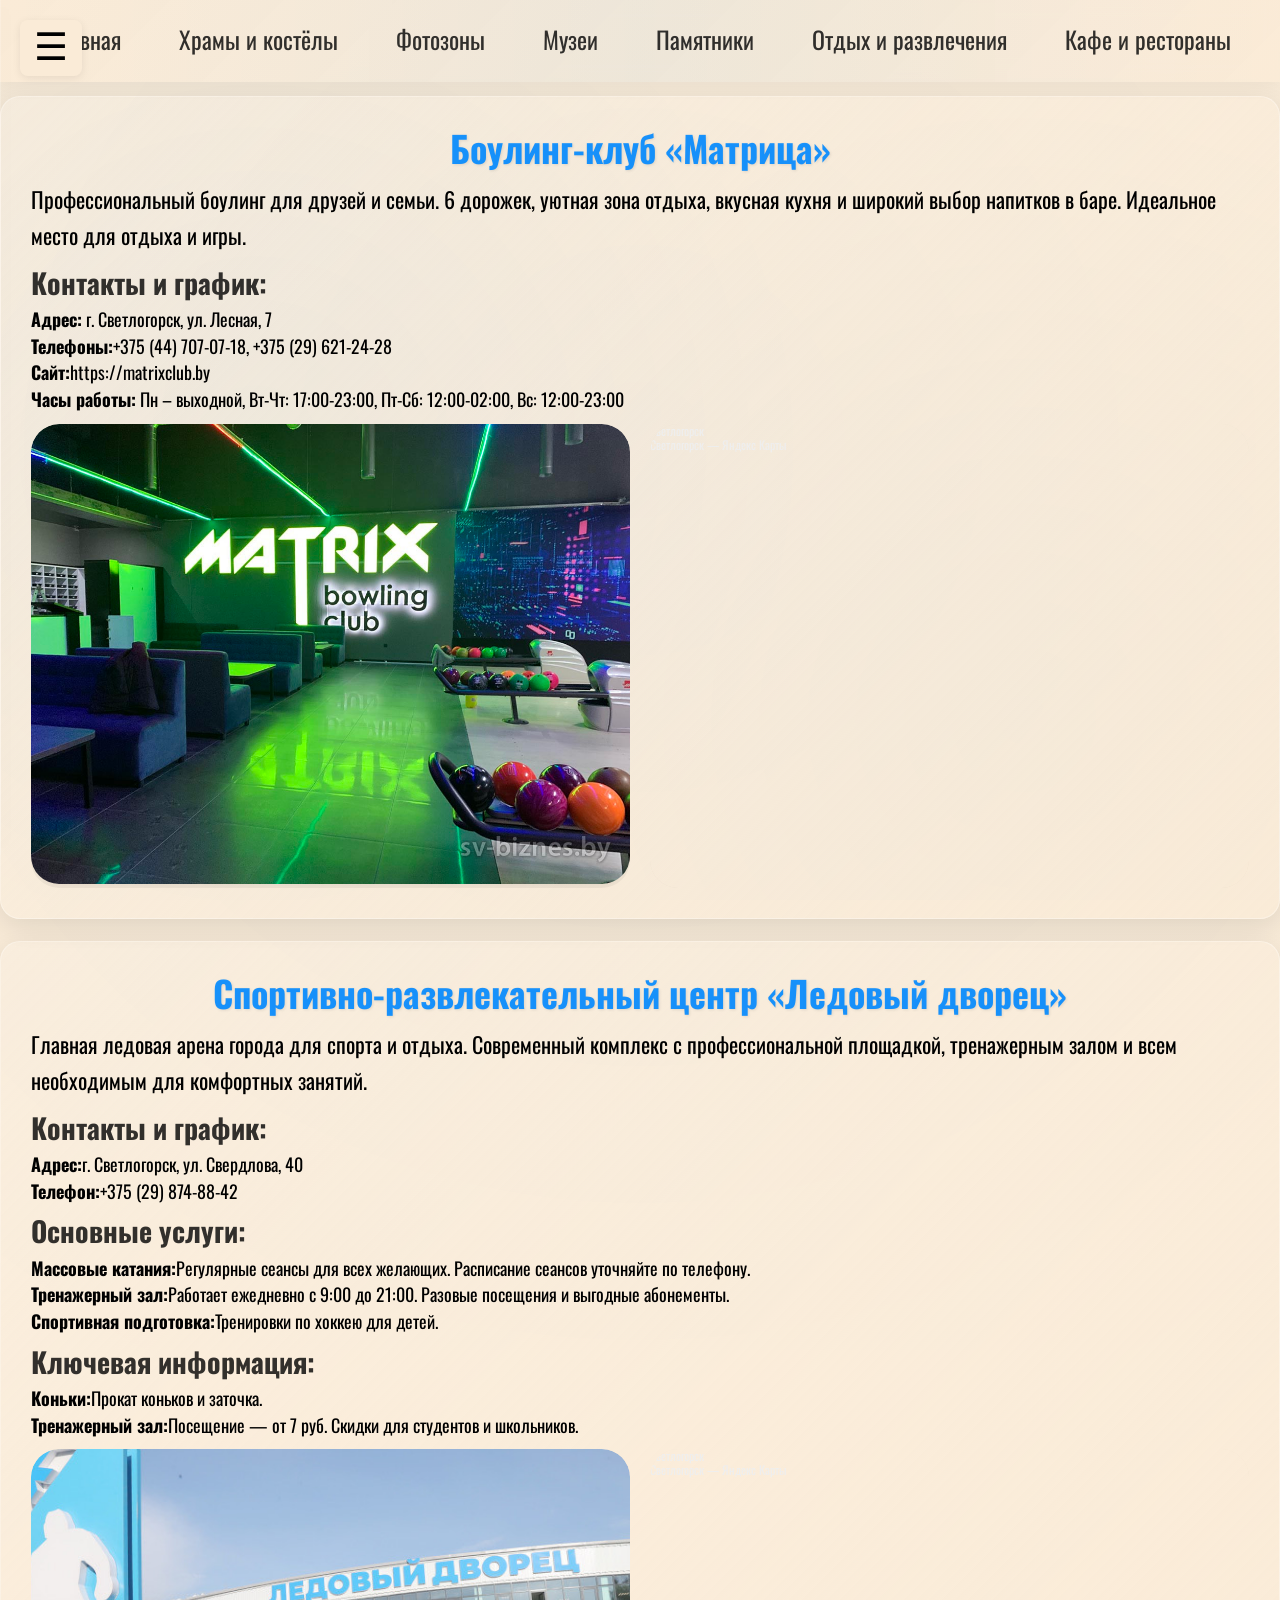
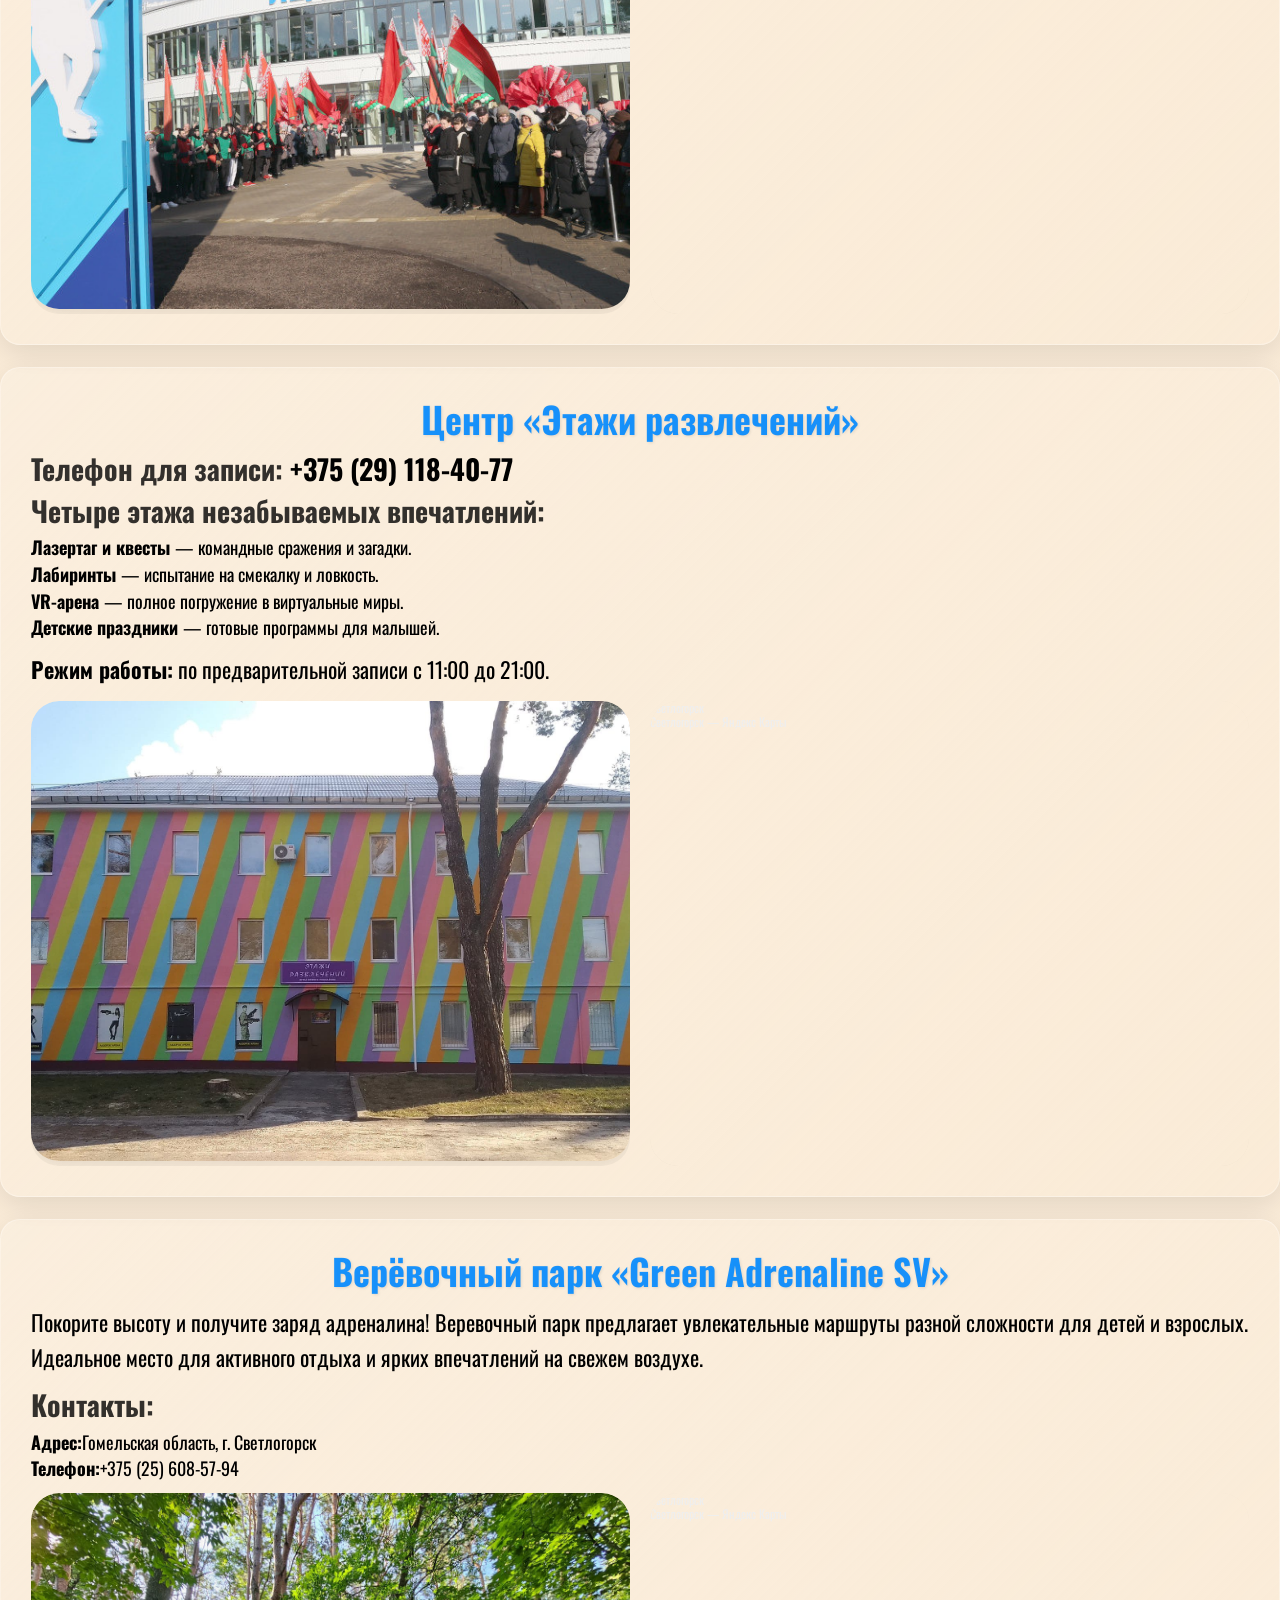
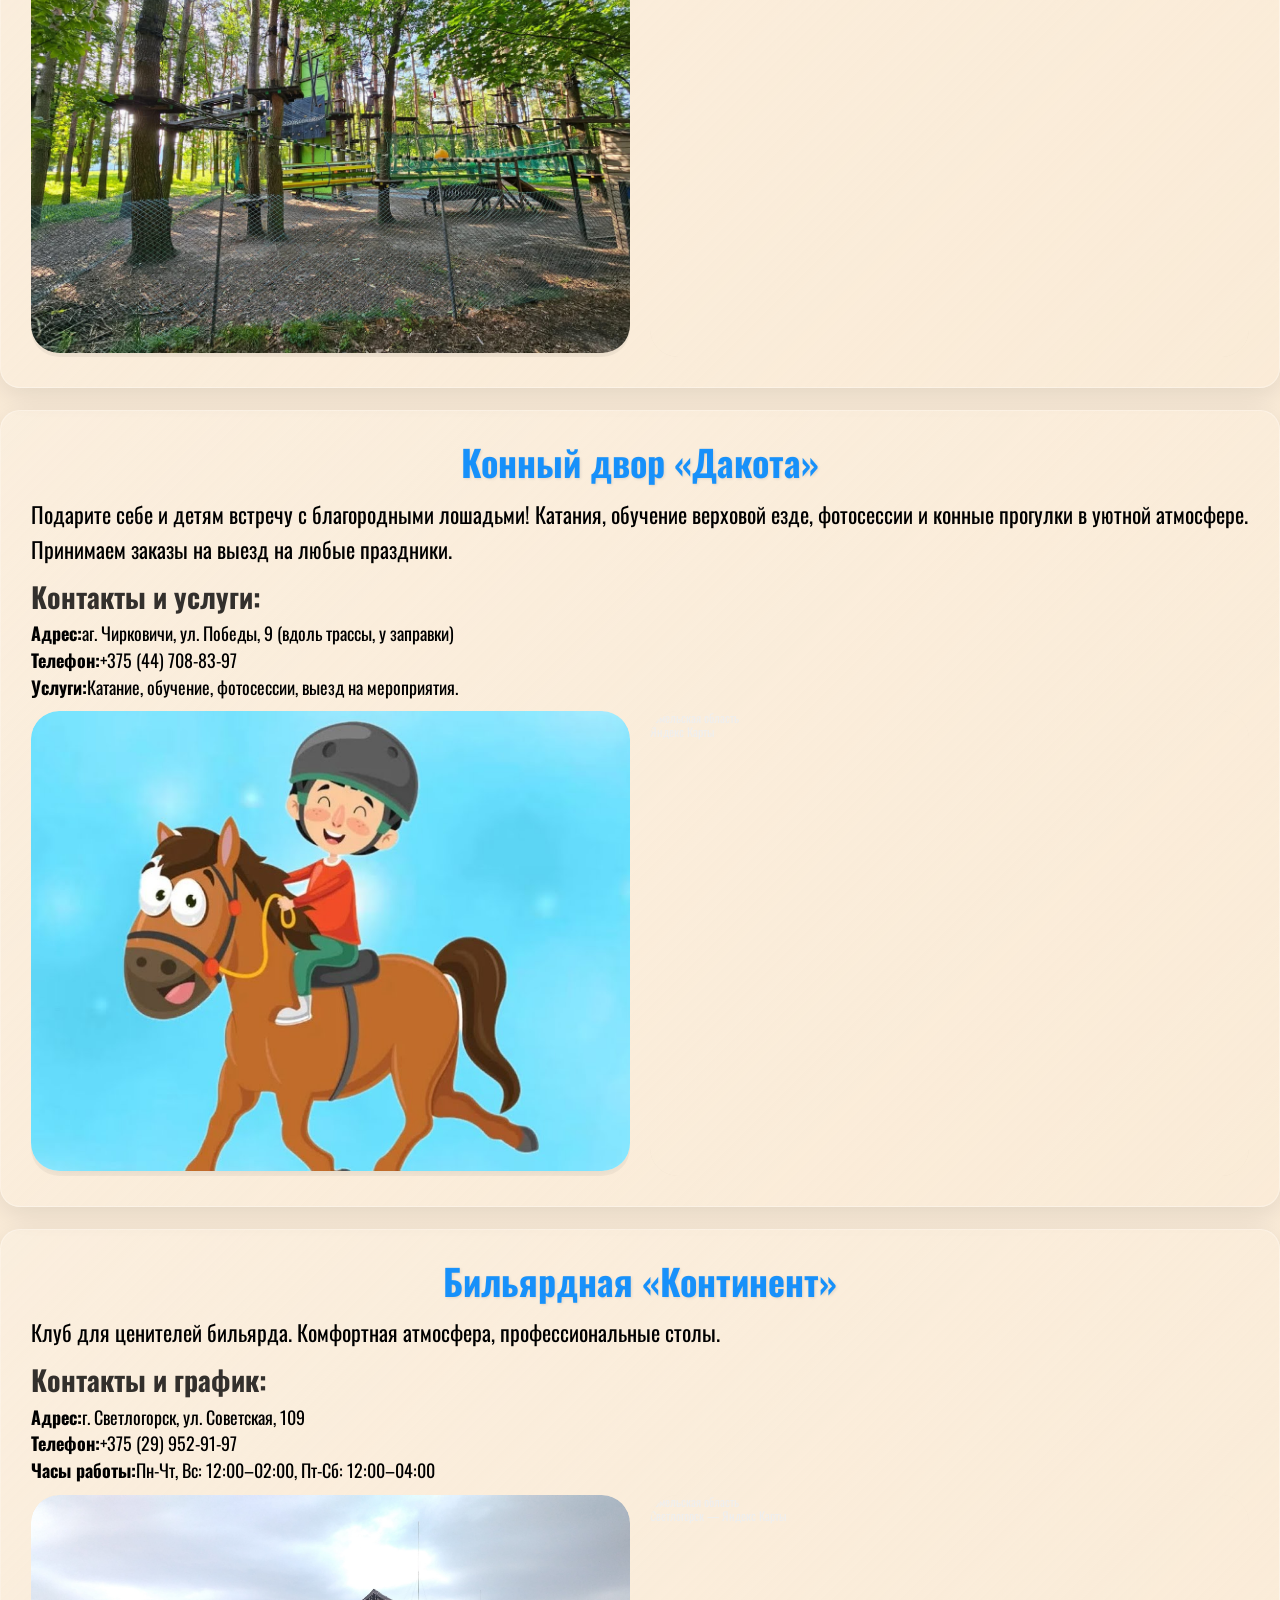
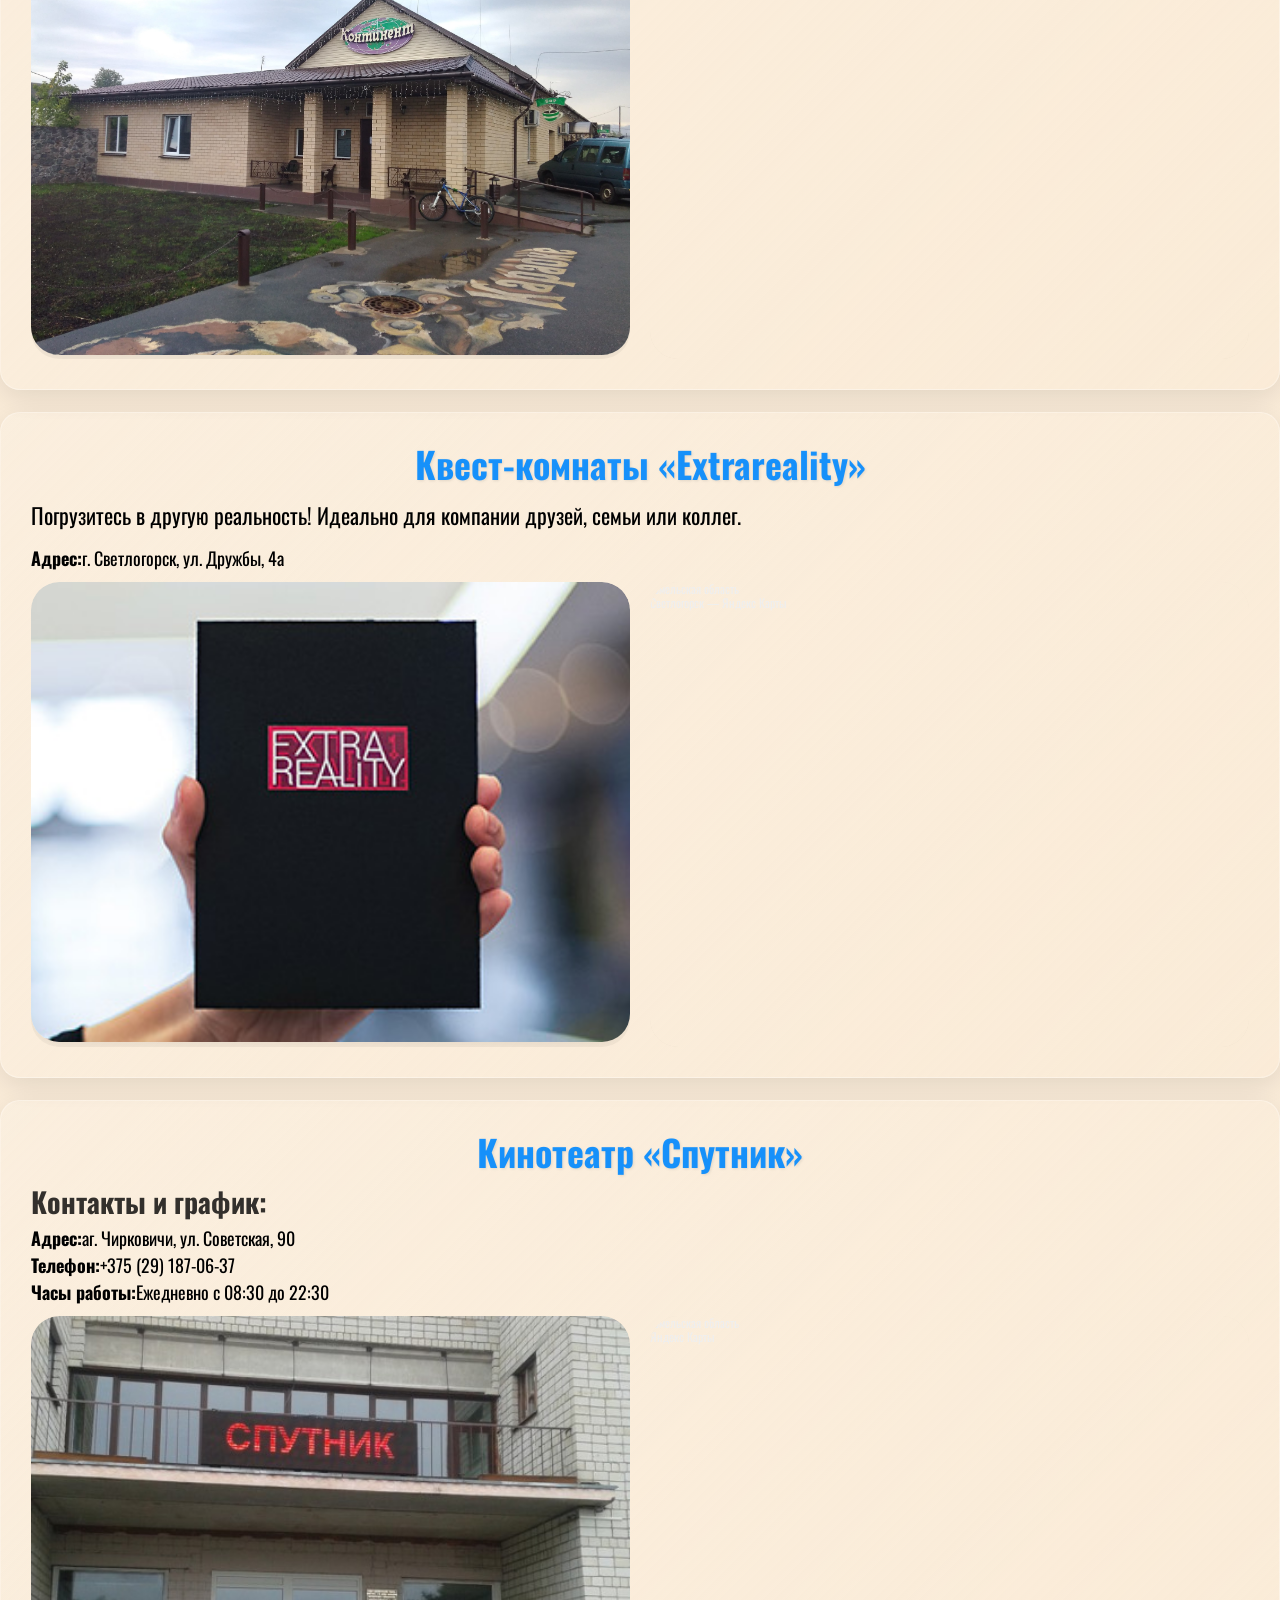
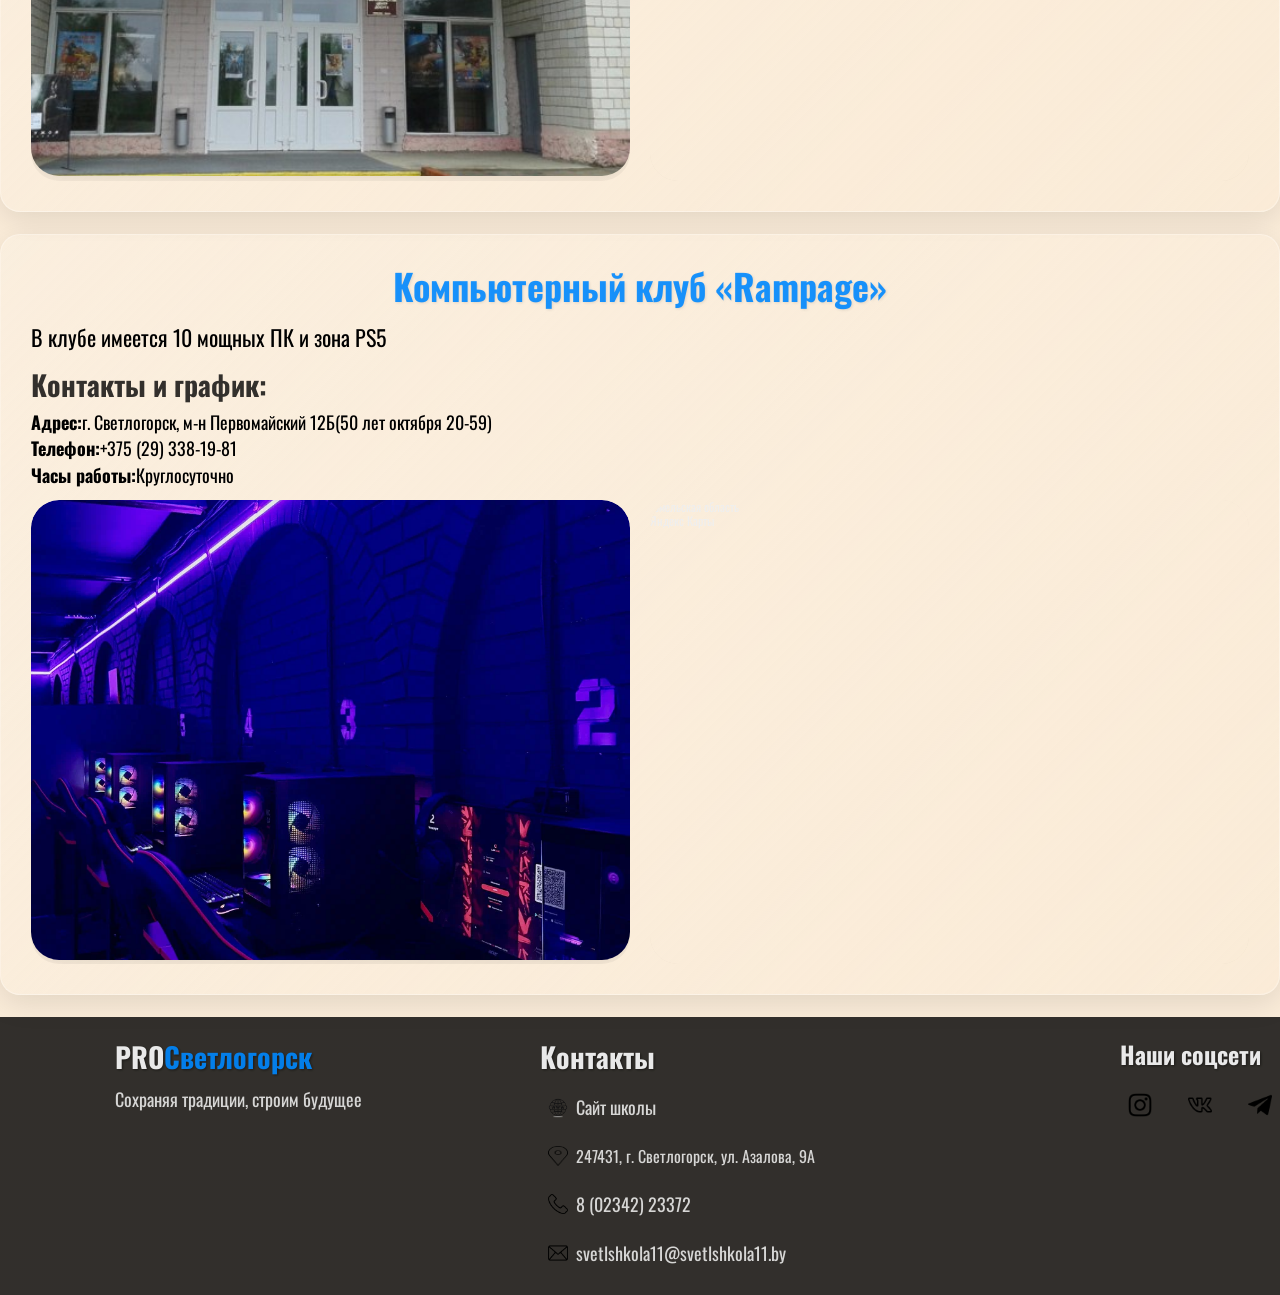
<file: otdyx.html>
<!DOCTYPE html>
<html lang="en">
<head>
    <meta charset="UTF-8">
    <meta name="viewport" content="width=device-width, initial-scale=1.0">
    <meta name="description" content="Путеводитель Светлогорск. Места для развелчения и отдыха в Светлогорске.">
    <meta name="keywords" content="Путеводитель, Светлогорск, развелчения и отдых">
    <link type="image/x-icon" href="img/png/fav.ico" rel="shortcut icon">
    <link type="Image/x-icon" href="img/png/fav.ico" rel="icon">
    <link rel="preconnect" href="https://fonts.googleapis.com">
    <link rel="preconnect" href="https://fonts.gstatic.com" crossorigin>
    <link href="https://fonts.googleapis.com/css2?family=Oswald:wght@200..700&display=swap" rel="stylesheet">
    <link rel="stylesheet" href="normalize.css">
    <link rel="stylesheet" href="style.css">
    <title>Отдых и развлечения</title>
</head>
<body>

    <div class="burger-menu" id="burgerMenu">
        <span class="burger-icon" id="burgerIcon">&#9776;</span>
        <nav class="burger-nav" id="burgerNav">
            <span class="close-burger" id="closeBurger">&times;</span>
            <ul>
                <li><a href="#matrix">Боулинг-клуб «Матрица»</a></li>
                <li><a href="#led">Спортивно-развлекательный центр «Ледовый дворец»</a></li>
                <li><a href="#etazhi">Центр «Этажи развлечений»</a></li>
                <li><a href="#adrenaline">Верёвочный парк «Green Adrenaline SV»</a></li>
                <li><a href="#dakota">Конный двор «Дакота»</a></li>
                <li><a href="#billiard">Бильярдная «Континент»</a></li>
                <li><a href="#quest">Квест-комнаты «Extrareality»</a></li>
                <li><a href="#kino">Кинотеатр «Спутник»</a></li>
                <li><a href="#rampage">Компьютерный клуб «Rampage»</a></li>
            </ul>
        </nav>
    </div>

    <header>
        <div class="burger-menu540" id="burgerMenu">
            <span class="burger-icon540" id="burgerIcon">Навигация</span>
            <nav class="burger-nav540" id="burgerNav">
                <span class="close-burger540" id="closeBurger">&times;</span>
                <ul>
                     <li><a href="index.html">Главная</a></li>
                    <li><a href="chram.html">Храмы и костёлы</a></li>
                    <li><a href="photo.html">Фотозоны</a></li>
                    <li><a href="musei.html">Музеи</a></li>
                    <li><a href="pamyat.html">Памятники</a></li>
                    <li><a href="otdyx.html">Отдых и развлечения</a></li>
                    <li><a href="cafe.html">Кафе и рестораны</a></li>
                </ul>
            </nav>
        </div>
        <div class="header__top">
            <div class="container">
                <div class="menu">
                    <ul>
                        <li><a href="index.html">Главная</a></li>
                        <li><a href="chram.html">Храмы и костёлы</a></li>
                        <li><a href="photo.html">Фотозоны</a></li>
                        <li><a href="musei.html">Музеи</a></li>
                        <li><a href="pamyat.html">Памятники</a></li>
                        <li><a href="otdyx.html">Отдых и развлечения</a></li>
                        <li><a href="cafe.html">Кафе и рестораны</a></li>
                    </ul>
                </div>
            </div>
        </div>
        <div class="header__bot">
        </div>
    </header>
    <section class="otdel__info">
        <div class="container">
            <div class="cards">
                <div class="card" id="matrix">
                    <h2>Боулинг-клуб «Матрица»</h2>
                    <p>Профессиональный боулинг для друзей и семьи. 6 дорожек, уютная зона отдыха, вкусная кухня и широкий выбор напитков в баре. Идеальное место для отдыха и игры.</p>
                    <h3>Контакты и график:</h3>
                    <ul>
                        <li><strong>Адрес:</strong> г. Светлогорск, ул. Лесная, 7</li>
                        <li><strong>Телефоны:</strong><a href="tel:+375447070718">+375 (44) 707-07-18</a>,<a href="tel:+375296212428"> +375 (29) 621-24-28</a></li>
                        <li><strong>Сайт:</strong><a href="https://matrixclub.by">https://matrixclub.by</a></li>
                        <li><strong>Часы работы:</strong> Пн – выходной, Вт-Чт: 17:00-23:00, Пт-Сб: 12:00-02:00, Вс: 12:00-23:00</li>
                    </ul>
                    <div class="card__info">
                        <div class="card__photo">
                            <img src="img/png/ot1.jpg" alt="boul">
                        </div>
                        <div class="card__map">
                            <div class="cr__map" style="position:relative;overflow:hidden;"><a href="https://yandex.by/maps/26004/svetlogorsk/?utm_medium=mapframe&utm_source=maps" style="color:#eee;font-size:12px;position:absolute;top:0px;">Светлогорск</a><a href="https://yandex.by/maps/26004/svetlogorsk/?ll=29.759235%2C52.624986&utm_medium=mapframe&utm_source=maps&z=19.6" style="color:#eee;font-size:12px;position:absolute;top:14px;">Светлогорск — Яндекс Карты</a><iframe src="https://yandex.by/map-widget/v1/?ll=29.759235%2C52.624986&z=19.6" width="620" height="460" frameborder="0" allowfullscreen="true" style="position:relative;"></iframe></div>
                        </div>
                    </div>
                </div>
                <div class="card" id="led">
                    <h2>Спортивно-развлекательный центр «Ледовый дворец»</h2>
                    <p>Главная ледовая арена города для спорта и отдыха. Современный комплекс с профессиональной площадкой, тренажерным залом и всем необходимым для комфортных занятий.</p>
                    <h3>Контакты и график:</h3>
                    <ul>
                        <li><strong>Адрес:</strong>г. Светлогорск, ул. Свердлова, 40</li>
                        <li><strong>Телефон:</strong><a href="tel:+375298748842">+375 (29) 874-88-42</a></li>
                    </ul>
                    <h3>Основные услуги:</h3>
                    <ul>
                        <li><strong>Массовые катания:</strong>Регулярные сеансы для всех желающих. Расписание сеансов уточняйте по телефону. </li>
                        <li><strong>Тренажерный зал:</strong>Работает ежедневно с 9:00 до 21:00. Разовые посещения и выгодные абонементы.</li>
                        <li><strong>Спортивная подготовка:</strong>Тренировки по хоккею для детей.</li>
                    </ul>
                    <h3>Ключевая информация:</h3>
                    <ul>
                        <li><strong>Коньки:</strong>Прокат коньков и заточка.</li>
                        <li><strong>Тренажерный зал:</strong>Посещение — от 7 руб. Скидки для студентов и школьников.</li>
                    </ul>
                    <div class="card__info">
                        <div class="card__photo">
                            <img src="img/png/ot2.jpg" alt="led">
                        </div>
                        <div class="card__map">
                            <div class="cr__map" style="position:relative;overflow:hidden;"><a href="https://yandex.by/maps/26004/svetlogorsk/?utm_medium=mapframe&utm_source=maps" style="color:#eee;font-size:12px;position:absolute;top:0px;">Светлогорск</a><a href="https://yandex.by/maps/26004/svetlogorsk/?ll=29.727204%2C52.630100&utm_medium=mapframe&utm_source=maps&z=18.4" style="color:#eee;font-size:12px;position:absolute;top:14px;">Светлогорск — Яндекс Карты</a><iframe src="https://yandex.by/map-widget/v1/?ll=29.727204%2C52.630100&z=18.4" width="620" height="460" frameborder="0" allowfullscreen="true" style="position:relative;"></iframe></div>
                        </div>
                    </div>
                </div>
                <div class="card" id="etazhi">
                    <h2>Центр «Этажи развлечений»</h2>
                    <h3>Телефон для записи: <a href="tel:+375291184077">+375 (29) 118-40-77</a></h3>
                    <h3>Четыре этажа незабываемых впечатлений:</h3>
                    <ul>
                        <li><strong>Лазертаг и квесты </strong>— командные сражения и загадки.</li>
                        <li><strong>Лабиринты </strong>— испытание на смекалку и ловкость.</li>
                        <li><strong>VR-арена </strong>— полное погружение в виртуальные миры.</li>
                        <li><strong>Детские праздники </strong>— готовые программы для малышей.</li>
                    </ul>
                    <p><strong>Режим работы:</strong> по предварительной записи с 11:00 до 21:00.</p>
                    <div class="card__info">
                        <div class="card__photo">
                            <img src="img/png/ot4.jpg" alt="floor">
                        </div>
                        <div class="card__map">
                            <div class="cr__map" style="position:relative;overflow:hidden;"><a href="https://yandex.by/maps/26004/svetlogorsk/?utm_medium=mapframe&utm_source=maps" style="color:#eee;font-size:12px;position:absolute;top:0px;">Светлогорск</a><a href="https://yandex.by/maps/26004/svetlogorsk/?ll=29.761452%2C52.628154&utm_medium=mapframe&utm_source=maps&z=20" style="color:#eee;font-size:12px;position:absolute;top:14px;">Светлогорск — Яндекс Карты</a><iframe src="https://yandex.by/map-widget/v1/?ll=29.761452%2C52.628154&z=20" width="620" height="460" frameborder="0" allowfullscreen="true" style="position:relative;"></iframe></div>
                        </div>
                    </div>
                </div>
                <div class="card" id="adrenaline">
                    <h2>Верёвочный парк «Green Adrenaline SV»</h2>
                    <p>Покорите высоту и получите заряд адреналина! Веревочный парк предлагает увлекательные маршруты разной сложности для детей и взрослых. Идеальное место для активного отдыха и ярких впечатлений на свежем воздухе.</p>
                    <h3>Контакты:</h3>
                    <ul>
                        <li><strong>Адрес:</strong>Гомельская область, г. Светлогорск</li>
                        <li><strong>Телефон:</strong><a href="tel:+375256085794">+375 (25) 608-57-94</a></li>
                    </ul>
                    <div class="card__info">
                        <div class="card__photo">
                            <img src="img/png/ot5.jpg" alt="verevka">
                        </div>
                        <div class="card__map">
                            <div class="cr__map" style="position:relative;overflow:hidden;"><a href="https://yandex.by/maps/26004/svetlogorsk/?utm_medium=mapframe&utm_source=maps" style="color:#eee;font-size:12px;position:absolute;top:0px;">Светлогорск</a><a href="https://yandex.by/maps/26004/svetlogorsk/?ll=29.732879%2C52.628918&utm_medium=mapframe&utm_source=maps&z=21" style="color:#eee;font-size:12px;position:absolute;top:14px;">Светлогорск — Яндекс Карты</a><iframe src="https://yandex.by/map-widget/v1/?ll=29.732879%2C52.628918&z=21" width="620" height="460" frameborder="0" allowfullscreen="true" style="position:relative;"></iframe></div>
                        </div>
                    </div>
                </div>
                <div class="card" id="dakota">
                    <h2>Конный двор «Дакота»</h2>
                    <p>Подарите себе и детям встречу с благородными лошадьми! Катания, обучение верховой езде, фотосессии и конные прогулки в уютной атмосфере. Принимаем заказы на выезд на любые праздники.</p>
                    <h3>Контакты и услуги:</h3>
                    <ul>
                        <li><strong>Адрес:</strong>аг. Чирковичи, ул. Победы, 9 (вдоль трассы, у заправки)</li>
                        <li><strong>Телефон:</strong><a href="tel:+375447088397">+375 (44) 708-83-97</a></li>
                        <li><strong>Услуги:</strong>Катание, обучение, фотосессии, выезд на мероприятия.</li>
                    </ul>
                    <div class="card__info">
                        <div class="card__photo">
                            <img src="img/png/ot6.jpg" alt="kon">
                        </div>
                        <div class="card__map">
                            <div class="cr__map" style="position:relative;overflow:hidden;"><a href="https://yandex.by/maps/29631/gomel-district/?utm_medium=mapframe&utm_source=maps" style="color:#eee;font-size:12px;position:absolute;top:0px;">Гомельская область</a><a href="https://yandex.by/maps/29631/gomel-district/?ll=29.638047%2C52.659811&utm_medium=mapframe&utm_source=maps&z=20.4" style="color:#eee;font-size:12px;position:absolute;top:14px;">Яндекс Карты</a><iframe src="https://yandex.by/map-widget/v1/?ll=29.638047%2C52.659811&z=20.4" width="620" height="460" frameborder="0" allowfullscreen="true" style="position:relative;"></iframe></div>
                        </div>
                    </div>
                </div>
                <div class="card" id="billiard">
                    <h2>Бильярдная «Континент»</h2>
                    <p>Клуб для ценителей бильярда. Комфортная атмосфера, профессиональные столы. </p>
                    <h3>Контакты и график:</h3>
                    <ul>
                        <li><strong>Адрес:</strong>г. Светлогорск, ул. Советская, 109</li>
                        <li><strong>Телефон:</strong><a href="tel:+375299529197">+375 (29) 952-91-97</a></li>
                        <li><strong>Часы работы:</strong>Пн-Чт, Вс: 12:00–02:00, Пт-Сб: 12:00–04:00</li>
                    </ul>
                    <div class="card__info">
                        <div class="card__photo">
                            <img src="img/png/ot7.jpg" alt="bil">
                        </div>
                        <div class="card__map">
                            <div class="cr__map" style="position:relative;overflow:hidden;"><a href="https://yandex.by/maps/29631/gomel-district/?utm_medium=mapframe&utm_source=maps" style="color:#eee;font-size:12px;position:absolute;top:0px;">Гомельская область</a><a href="https://yandex.by/maps/29631/gomel-district/?ll=29.744813%2C52.640065&utm_medium=mapframe&utm_source=maps&z=19.05" style="color:#eee;font-size:12px;position:absolute;top:14px;">Светлогорск — Яндекс Карты</a><iframe src="https://yandex.by/map-widget/v1/?ll=29.744813%2C52.640065&z=19.05" width="620" height="460" frameborder="0" allowfullscreen="true" style="position:relative;"></iframe></div>
                        </div>
                    </div>
                </div>
                <div class="card" id="quest">
                    <h2>Квест-комнаты «Extrareality»</h2>
                    <p>Погрузитесь в другую реальность! Идеально для компании друзей, семьи или коллег.</p>
                    <ul>
                        <li><strong>Адрес:</strong>г. Светлогорск, ул. Дружбы, 4а</li>
                    </ul>
                    <div class="card__info">
                        <div class="card__photo">
                            <img src="img/png/ot8.jpg" alt="quest">
                        </div>
                        <div class="card__map">
                            <div class="cr__map" style="position:relative;overflow:hidden;"><a href="https://yandex.by/maps/29631/gomel-district/?utm_medium=mapframe&utm_source=maps" style="color:#eee;font-size:12px;position:absolute;top:0px;">Гомельская область</a><a href="https://yandex.by/maps/29631/gomel-district/?ll=29.762868%2C52.629618&utm_medium=mapframe&utm_source=maps&z=20.11" style="color:#eee;font-size:12px;position:absolute;top:14px;">Светлогорск — Яндекс Карты</a><iframe src="https://yandex.by/map-widget/v1/?ll=29.762868%2C52.629618&z=20.11" width="620" height="460" frameborder="0" allowfullscreen="true" style="position:relative;"></iframe></div>
                        </div>
                    </div>
                </div>
                <div class="card" id="kino">
                    <h2>Кинотеатр «Спутник»</h2>
                    <h3>Контакты и график:</h3>
                    <ul>
                        <li><strong>Адрес:</strong>аг. Чирковичи, ул. Советская, 90</li>
                        <li><strong>Телефон:</strong><a href="tel:+375291870637">+375 (29) 187-06-37</a></li>
                        <li><strong>Часы работы:</strong>Ежедневно с 08:30 до 22:30</li>
                    </ul>
                    <div class="card__info">
                        <div class="card__photo">
                            <img src="img/png/ot9.jpg" alt="kino">
                        </div>
                        <div class="card__map">
                            <div class="cr__map" style="position:relative;overflow:hidden;"><a href="https://yandex.by/maps/29631/gomel-district/?utm_medium=mapframe&utm_source=maps" style="color:#eee;font-size:12px;position:absolute;top:0px;">Гомельская область</a><a href="https://yandex.by/maps/29631/gomel-district/?ll=29.647637%2C52.662738&utm_medium=mapframe&utm_source=maps&z=19.32" style="color:#eee;font-size:12px;position:absolute;top:14px;">Яндекс Карты</a><iframe src="https://yandex.by/map-widget/v1/?ll=29.647637%2C52.662738&z=19.32" width="620" height="460" frameborder="0" allowfullscreen="true" style="position:relative;"></iframe></div>
                        </div>
                    </div>
                </div>
                <div class="card" id="rampage">
                    <h2>Компьютерный клуб «Rampage»</h2>
                    <p>В клубе имеется 10 мощных ПК и зона PS5</p>
                    <h3>Контакты и график:</h3>
                    <ul>
                        <li><strong>Адрес:</strong>г. Светлогорск, м-н Первомайский 12Б(50 лет октября 20-59)</li>
                        <li><strong>Телефон:</strong><a href="tel:+375293381981">+375 (29) 338-19-81</a></li>
                        <li><strong>Часы работы:</strong>Круглосуточно</li>
                    </ul>
                    <div class="card__info">
                        <div class="card__photo">
                            <img src="img/png/ot10.webp" alt="kino">
                        </div>
                        <div class="card__map">
                            <div class="cr__map" style="position:relative;overflow:hidden;"><a href="https://yandex.by/maps/29631/gomel-district/?utm_medium=mapframe&utm_source=maps" style="color:#eee;font-size:12px;position:absolute;top:0px;">Гомельская область</a><a href="https://yandex.by/maps/29631/gomel-district/?ll=29.743011%2C52.629055&utm_medium=mapframe&utm_source=maps&z=21" style="color:#eee;font-size:12px;position:absolute;top:14px;">Яндекс Карты</a><iframe src="https://yandex.by/map-widget/v1/?ll=29.743011%2C52.629055&z=21" width="620" height="460" frameborder="0" allowfullscreen="true" style="position:relative;"></iframe></div>
                        </div>
                    </div>
                </div>
            </div>
        </div>
    </section>
    <footer>
        <div class="container">
            <div class="footer">
                <div class="footer__info">
                    <a href="index.html"><h2><span>PRO</span>Светлогорск</h2></a>
                    <p>Сохраняя традиции, строим будущее</p>
                </div>
                <div class="footer__contacts">
                    <h2>Контакты</h2>
                    <div class="site"><img class="noi" src="img/png/site.png" alt="site"><a href="https://svetlshkola11.by">Сайт школы</a></div>
                    <div class="adr"><img class="noi" src="img/png/adr.png" alt="adres"><p>247431, г. Светлогорск, ул. Азалова, 9А</p></div>
                    <div class="tel"><img class="noi" src="img/png/tel.png" alt="tel"><a href="tel:8(02342)23372">8 (02342) 23372</a></div>
                    <div class="mail"><img class="noi" src="img/png/mail.png" alt="mail"><a href="mailto:svetlshkola11@svetlshkola11.by">svetlshkola11@svetlshkola11.by</a></div>
                </div>
                <div class="footer__social">
                    <h2>Наши соцсети</h2>
                    <ul>
                        <li><a href="https://www.instagram.com/11.school.svetlogorsk?igsh=dHJlYXJiaGNkenFo"><img class="noi" src="img/png/inst.png" alt="inst"></a></li>
                        <li><a href="https://vk.com/svschool11"><img class="noi" src="img/png/vk.png" alt="vk"></a></li>
                        <li><a href="https://t.me/svetlscholl11"><img class="noi" src="img/png/tg.png" alt="tg"></a></li>
                    </ul>
                </div>
            </div>
        </div>
    </footer>
</body>
</html>
<script src="sсript.js"></script>
</file>
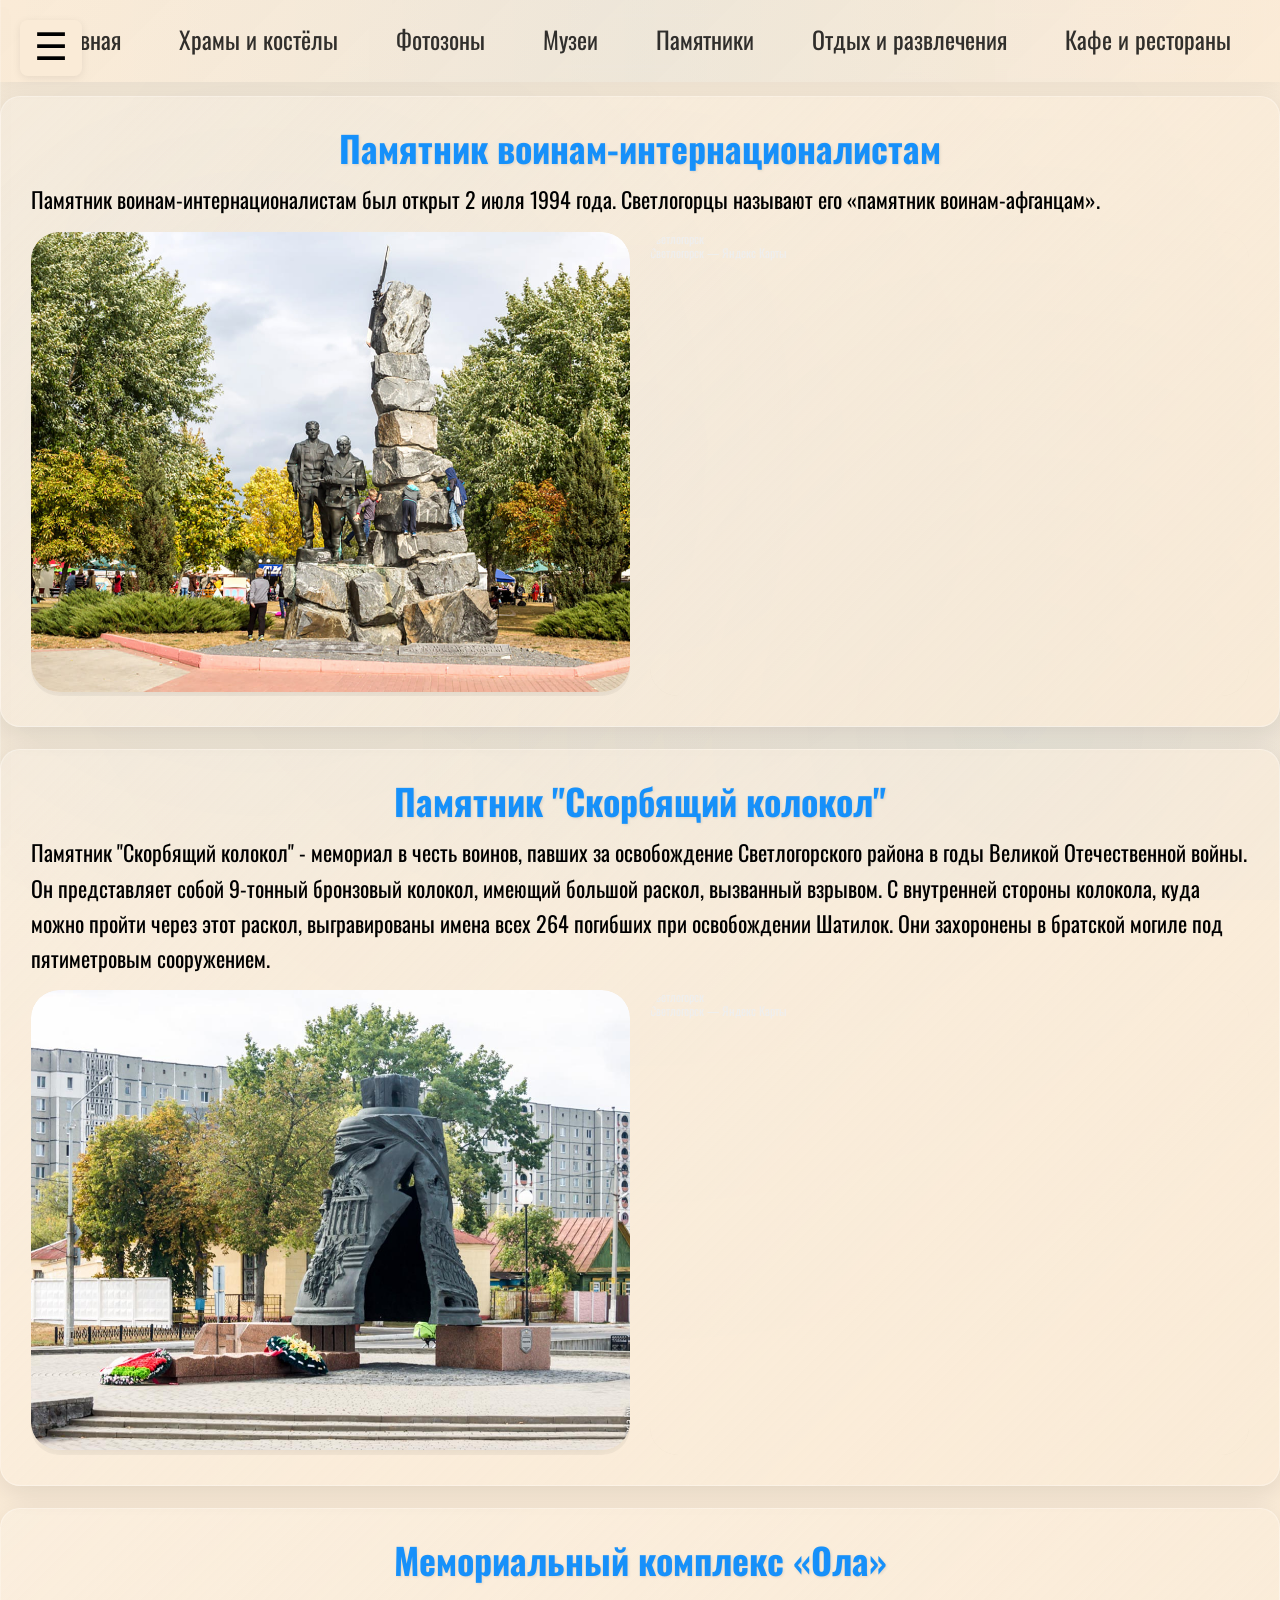
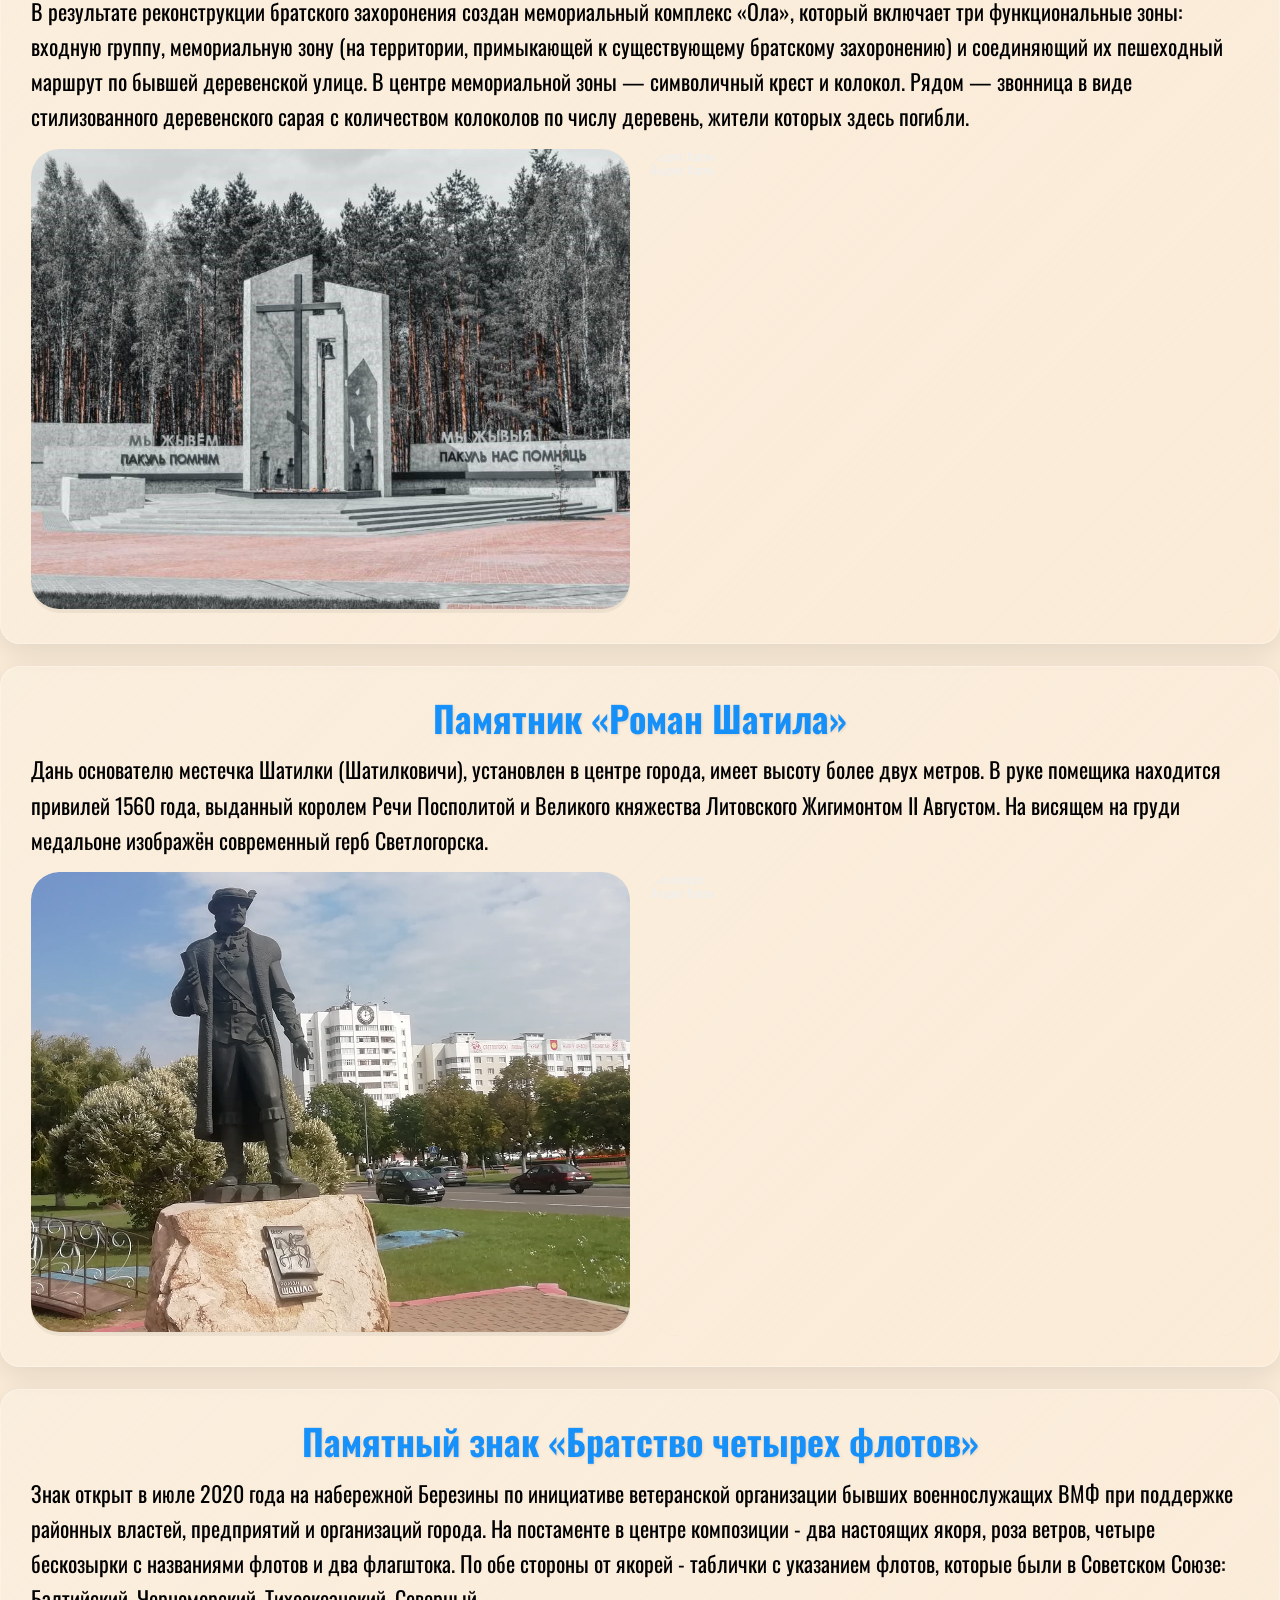
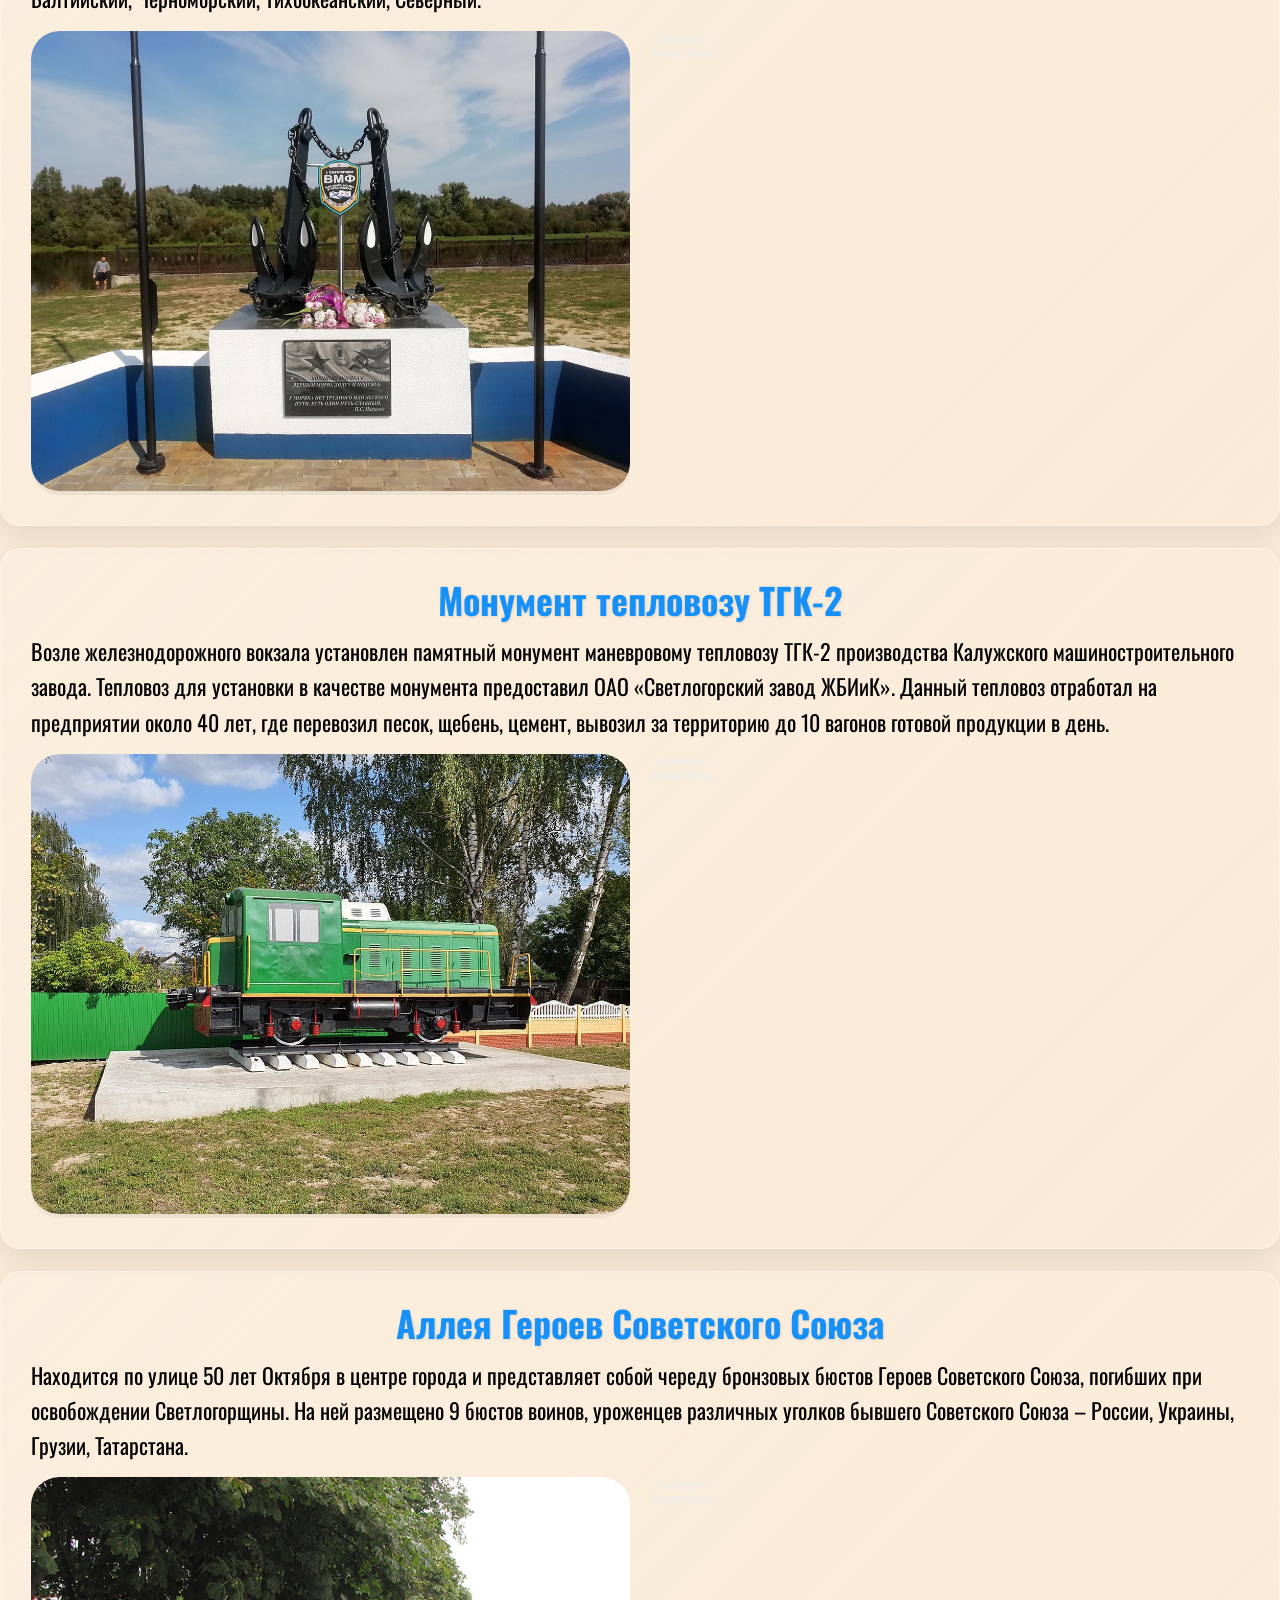
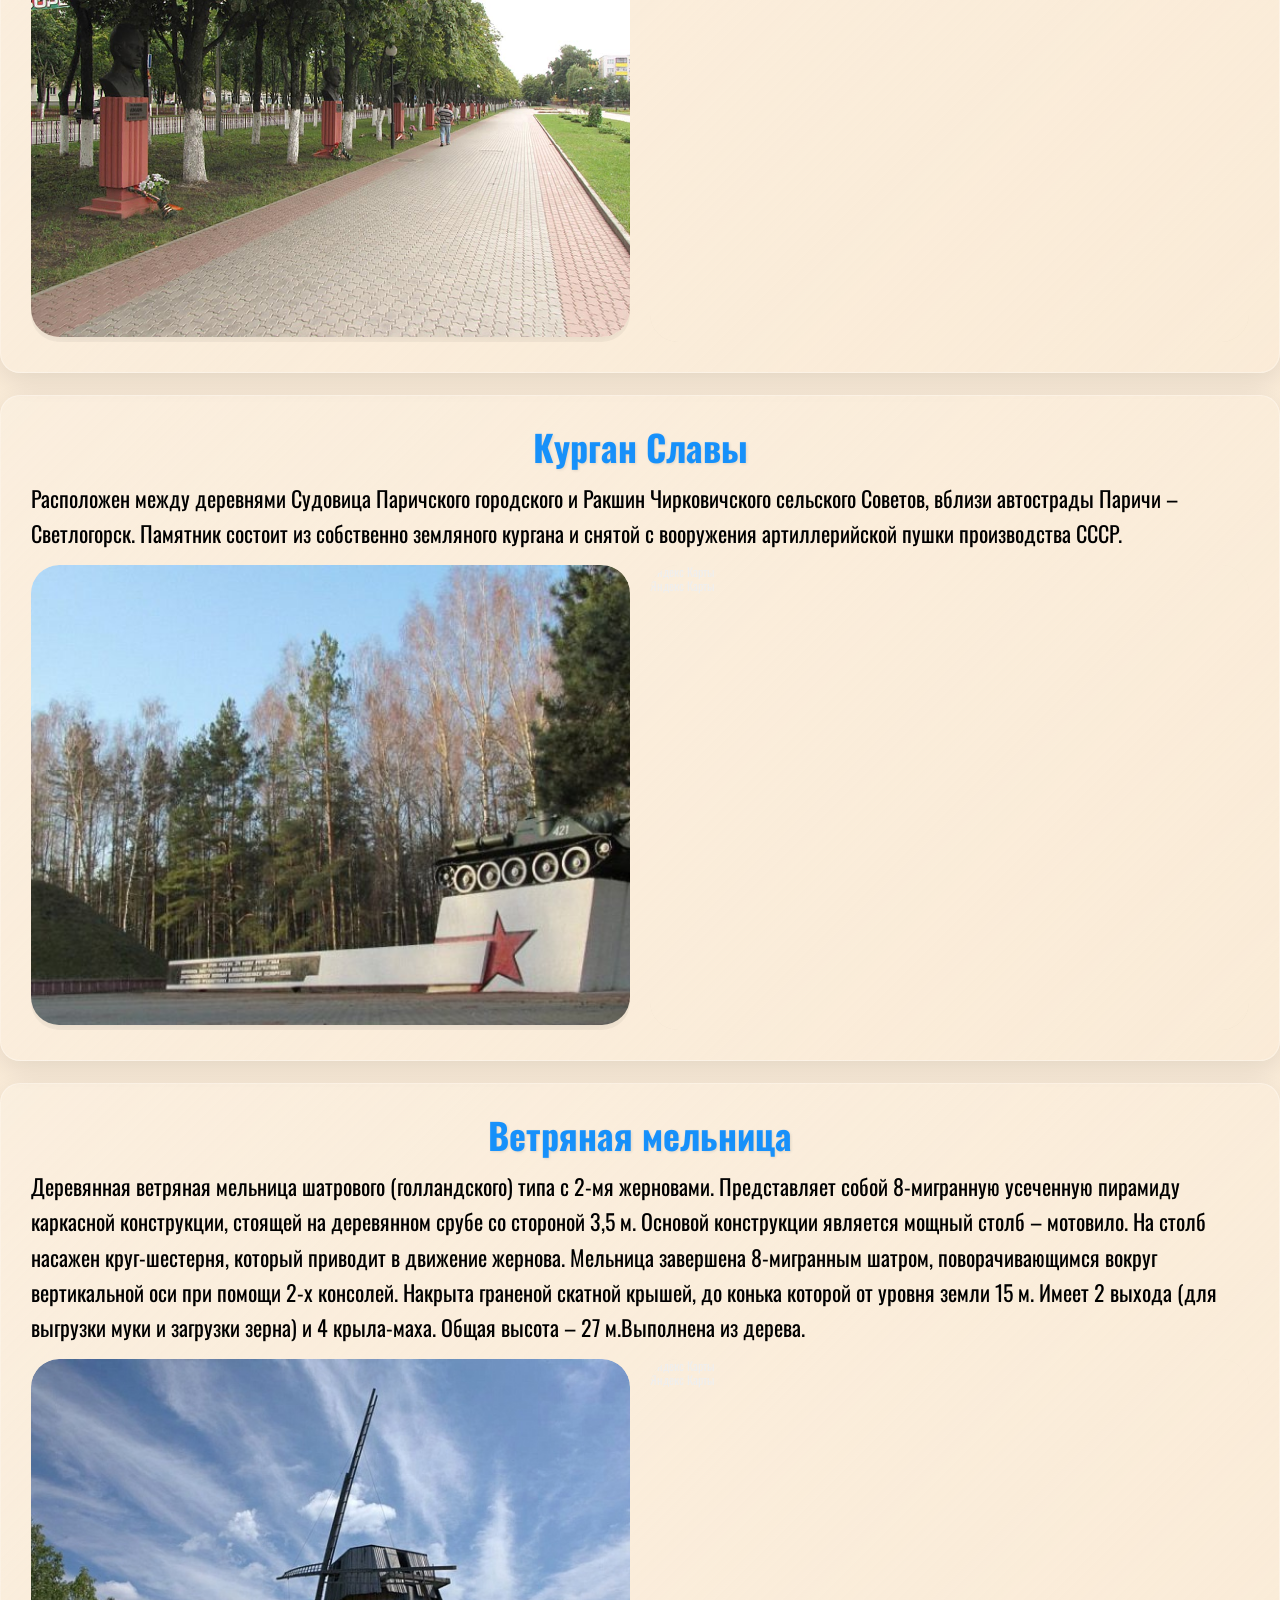
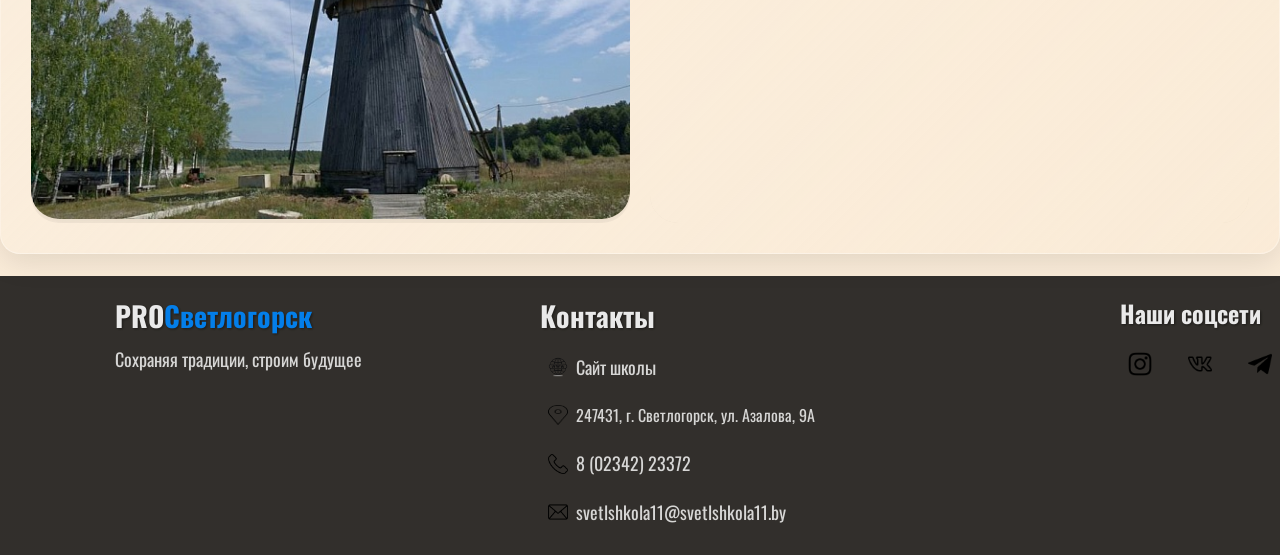
<file: pamyat.html>
<!DOCTYPE html>
<html lang="en">
<head>
    <meta charset="UTF-8">
    <meta name="viewport" content="width=device-width, initial-scale=1.0">
    <meta name="description" content="Путеводитель Светлогорск. Памятники, которые можно посетить в Светлогорске.">
    <meta name="keywords" content="Путеводитель, Светлогорск, памятники">
    <link type="image/x-icon" href="img/png/fav.ico" rel="shortcut icon">
    <link type="Image/x-icon" href="img/png/fav.ico" rel="icon">
    <link rel="preconnect" href="https://fonts.googleapis.com">
    <link rel="preconnect" href="https://fonts.gstatic.com" crossorigin>
    <link href="https://fonts.googleapis.com/css2?family=Oswald:wght@200..700&display=swap" rel="stylesheet">
    <link rel="stylesheet" href="normalize.css">
    <link rel="stylesheet" href="style.css">
    <title>Музеи</title>
</head>
<body>

    <div class="burger-menu" id="burgerMenu">
        <span class="burger-icon" id="burgerIcon">&#9776;</span>
        <nav class="burger-nav" id="burgerNav">
            <span class="close-burger" id="closeBurger">&times;</span>
            <ul>
                <li><a href="#afgan">Памятник воинам-интернационалистам</a></li>
                <li><a href="#kolokol">Памятник "Скорбящий колокол"</a></li>
                <li><a href="#ola">Мемориальный комплекс «Ола»</a></li>
                <li><a href="#roman">Памятник «Роман Шатила»</a></li>
                <li><a href="#bratstvo">Памятный знак «Братство четырех флотов»</a></li>
                <li><a href="#teplovoz">Монумент тепловозу ТГК-2</a></li>
                <li><a href="#geroi">Аллея Героев Советского Союза</a></li>
                <li><a href="#kurgan">Курган Славы</a></li>
                <li><a href="#mill">Ветряная мельница</a></li>
            </ul>
        </nav>
    </div>

    <header>
        <div class="burger-menu540" id="burgerMenu">
            <span class="burger-icon540" id="burgerIcon">Навигация</span>
            <nav class="burger-nav540" id="burgerNav">
                <span class="close-burger540" id="closeBurger">&times;</span>
                <ul>
                     <li><a href="index.html">Главная</a></li>
                    <li><a href="chram.html">Храмы и костёлы</a></li>
                    <li><a href="photo.html">Фотозоны</a></li>
                    <li><a href="musei.html">Музеи</a></li>
                    <li><a href="pamyat.html">Памятники</a></li>
                    <li><a href="otdyx.html">Отдых и развлечения</a></li>
                    <li><a href="cafe.html">Кафе и рестораны</a></li>
                </ul>
            </nav>
        </div>
        <div class="header__top">
            <div class="container">
                <div class="menu">
                    <ul>
                        <li><a href="index.html">Главная</a></li>
                        <li><a href="chram.html">Храмы и костёлы</a></li>
                        <li><a href="photo.html">Фотозоны</a></li>
                        <li><a href="musei.html">Музеи</a></li>
                        <li><a href="pamyat.html">Памятники</a></li>
                        <li><a href="otdyx.html">Отдых и развлечения</a></li>
                        <li><a href="cafe.html">Кафе и рестораны</a></li>
                    </ul>
                </div>
            </div>
        </div>
        <div class="header__bot">
        </div>
    </header>
    <section class="otdel__info">
        <div class="container">
            <div class="cards">
                <div class="card" id="afgan">
                    <h2>Памятник воинам-интернационалистам</h2>
                    <p>Памятник воинам-интернационалистам был открыт 2 июля 1994 года. Светлогорцы называют его «памятник воинам-афганцам».</p>
                    <div class="card__info">
                        <div class="card__photo">
                            <img src="img/png/pam1.jpg" alt="Sehenswert">
                        </div>
                        <div class="card__map">
                            <div class="cr__map" style="position:relative;overflow:hidden;"><a href="https://yandex.by/maps/26004/svetlogorsk/?utm_medium=mapframe&utm_source=maps" style="color:#eee;font-size:12px;position:absolute;top:0px;">Светлогорск</a><a href="https://yandex.by/maps/26004/svetlogorsk/?ll=29.752118%2C52.637015&utm_medium=mapframe&utm_source=maps&z=19.6" style="color:#eee;font-size:12px;position:absolute;top:14px;">Светлогорск — Яндекс Карты</a><iframe src="https://yandex.by/map-widget/v1/?ll=29.752118%2C52.637015&z=19.6" width="620" height="460" frameborder="0" allowfullscreen="true" style="position:relative;"></iframe></div>
                        </div>
                    </div>
                </div>
                <div class="card" id="kolokol">
                    <h2>Памятник "Скорбящий колокол"</h2>
                    <p>Памятник "Скорбящий колокол" - мемориал в честь воинов, павших за освобождение Светлогорского района в годы Великой Отечественной войны.
                        Он представляет собой 9-тонный бронзовый колокол, имеющий большой раскол, вызванный взрывом. С внутренней стороны колокола, куда можно пройти через этот раскол, выгравированы имена всех 264 погибших при освобождении Шатилок. Они захоронены в братской могиле под пятиметровым сооружением.</p>
                    <div class="card__info">
                        <div class="card__photo">
                            <img src="img/png/pam2.jpg" alt="Sehenswert">
                        </div>
                        <div class="card__map">
                            <div class="cr__map" style="position:relative;overflow:hidden;"><a href="https://yandex.by/maps/26004/svetlogorsk/?utm_medium=mapframe&utm_source=maps" style="color:#eee;font-size:12px;position:absolute;top:0px;">Светлогорск</a><a href="https://yandex.by/maps/26004/svetlogorsk/?ll=29.750956%2C52.636991&utm_medium=mapframe&utm_source=maps&z=19.6" style="color:#eee;font-size:12px;position:absolute;top:14px;">Светлогорск — Яндекс Карты</a><iframe src="https://yandex.by/map-widget/v1/?ll=29.750956%2C52.636991&z=19.6" width="620" height="460" frameborder="0" allowfullscreen="true" style="position:relative;"></iframe></div>
                        </div>
                    </div>
                </div>
                <div class="card" id="ola">
                    <h2>Мемориальный комплекс «Ола»</h2>
                    <p>В результате реконструкции братского захоронения создан мемориальный комплекс «Ола», который включает три функциональные зоны: входную группу, мемориальную зону (на территории, примыкающей к существующему братскому захоронению) и соединяющий их пешеходный маршрут по бывшей деревенской улице.
                        В центре мемориальной зоны — символичный крест и колокол. Рядом — звонница в виде стилизованного деревенского сарая с количеством колоколов по числу деревень, жители которых здесь погибли.</p>
                    <div class="card__info">
                        <div class="card__photo">
                            <img src="img/png/pam3.jpg" alt="Sehenswert">
                        </div>
                        <div class="card__map">
                            <div class="cr__map" style="position:relative;overflow:hidden;"><a href="https://yandex.by/maps?utm_medium=mapframe&utm_source=maps" style="color:#eee;font-size:12px;position:absolute;top:0px;">Яндекс Карты</a><a href="https://yandex.by/maps/?ll=29.662169%2C52.739354&utm_medium=mapframe&utm_source=maps&z=18.06" style="color:#eee;font-size:12px;position:absolute;top:14px;">Яндекс Карты</a><iframe src="https://yandex.by/map-widget/v1/?ll=29.662169%2C52.739354&z=18.06" width="620" height="460" frameborder="0" allowfullscreen="true" style="position:relative;"></iframe></div> 
                        </div>
                    </div>
                </div>
                <div class="card" id="roman">
                    <h2>Памятник «Роман Шатила»</h2>
                    <p>Дань основателю местечка Шатилки (Шатилковичи), установлен в центре города, имеет высоту более двух метров. В руке помещика находится привилей 1560 года, выданный королем Речи Посполитой и Великого княжества Литовского Жигимонтом II Августом. На висящем на груди медальоне изображён современный герб Светлогорска.</p>
                    <div class="card__info">
                        <div class="card__photo">
                            <img src="img/png/pam4.jpg" alt="Sehenswert">
                        </div>
                        <div class="card__map">
                            <div class="cr__map" style="position:relative;overflow:hidden;"><a href="https://yandex.by/maps/26004/svetlogorsk/?utm_medium=mapframe&utm_source=maps" style="color:#eee;font-size:12px;position:absolute;top:0px;">Светлогорск</a><a href="https://yandex.by/maps/26004/svetlogorsk/?ll=29.747372%2C52.632861&utm_medium=mapframe&utm_source=maps&z=20.61" style="color:#eee;font-size:12px;position:absolute;top:14px;">Яндекс Карты</a><iframe src="https://yandex.by/map-widget/v1/?ll=29.747372%2C52.632861&z=20.61" width="620" height="460" frameborder="0" allowfullscreen="true" style="position:relative;"></iframe></div>
                        </div>
                    </div>
                </div>
                <div class="card" id="bratstvo">
                    <h2>Памятный знак «Братство четырех флотов»</h2>
                    <p>Знак открыт в июле 2020 года на набережной Березины по инициативе ветеранской организации бывших военнослужащих ВМФ при поддержке районных властей, предприятий и организаций города.
                        На постаменте в центре композиции - два настоящих якоря, роза ветров, четыре бескозырки с названиями флотов и два флагштока. По обе стороны от якорей - таблички с указанием флотов, которые были в Советском Союзе: Балтийский, Черноморский, Тихоокеанский, Северный.</p>
                    <div class="card__info">
                        <div class="card__photo">
                            <img src="img/png/pam5.jpg" alt="Sehenswert">
                        </div>
                        <div class="card__map">
                            <div class="cr__map" style="position:relative;overflow:hidden;"><a href="https://yandex.by/maps/26004/svetlogorsk/?utm_medium=mapframe&utm_source=maps" style="color:#eee;font-size:12px;position:absolute;top:0px;">Светлогорск</a><a href="https://yandex.by/maps/26004/svetlogorsk/?ll=29.754879%2C52.636523&utm_medium=mapframe&utm_source=maps&z=20.42" style="color:#eee;font-size:12px;position:absolute;top:14px;">Яндекс Карты</a><iframe src="https://yandex.by/map-widget/v1/?ll=29.754879%2C52.636523&z=20.42" width="620" height="460" frameborder="0" allowfullscreen="true" style="position:relative;"></iframe></div> 
                        </div>
                    </div>
                </div>
                <div class="card" id="teplovoz">
                    <h2>Монумент тепловозу ТГК-2</h2>
                    <p>Возле железнодорожного вокзала установлен памятный монумент маневровому тепловозу ТГК-2 производства Калужского машиностроительного завода.
                        Тепловоз для установки в качестве монумента предоставил ОАО «Светлогорский завод ЖБИиК». Данный тепловоз отработал на предприятии около 40 лет, где перевозил песок, щебень, цемент, вывозил за территорию до 10 вагонов готовой продукции в день.</p>
                    <div class="card__info">
                        <div class="card__photo">
                            <img src="img/png/pam6.jpg" alt="Sehenswert">
                        </div>
                        <div class="card__map">
                            <div class="cr__map" style="position:relative;overflow:hidden;"><a href="https://yandex.by/maps/26004/svetlogorsk/?utm_medium=mapframe&utm_source=maps" style="color:#eee;font-size:12px;position:absolute;top:0px;">Светлогорск</a><a href="https://yandex.by/maps/26004/svetlogorsk/?ll=29.712574%2C52.631349&utm_medium=mapframe&utm_source=maps&z=21" style="color:#eee;font-size:12px;position:absolute;top:14px;">Яндекс Карты</a><iframe src="https://yandex.by/map-widget/v1/?ll=29.712574%2C52.631349&z=21" width="620" height="460" frameborder="0" allowfullscreen="true" style="position:relative;"></iframe></div>
                        </div>
                    </div>
                </div>
                <div class="card" id="geroi">
                    <h2>Аллея Героев Советского Союза</h2>
                    <p>Находится по улице 50 лет Октября в центре города и представляет собой череду бронзовых бюстов Героев Советского Союза, погибших при освобождении Светлогорщины.
                        На ней размещено 9 бюстов воинов, уроженцев различных уголков бывшего Советского Союза – России, Украины, Грузии, Татарстана.</p>
                    <div class="card__info">
                        <div class="card__photo">
                            <img src="img/png/pam7.jpg" alt="Sehenswert">
                        </div>
                        <div class="card__map">
                            <div class="cr__map" style="position:relative;overflow:hidden;"><a href="https://yandex.by/maps/26004/svetlogorsk/?utm_medium=mapframe&utm_source=maps" style="color:#eee;font-size:12px;position:absolute;top:0px;">Светлогорск</a><a href="https://yandex.by/maps/26004/svetlogorsk/?ll=29.746266%2C52.631845&utm_medium=mapframe&utm_source=maps&z=19.8" style="color:#eee;font-size:12px;position:absolute;top:14px;">Яндекс Карты</a><iframe src="https://yandex.by/map-widget/v1/?ll=29.746266%2C52.631845&z=19.8" width="620" height="460" frameborder="0" allowfullscreen="true" style="position:relative;"></iframe></div>
                        </div>
                    </div>
                </div>
                <div class="card" id="kurgan">
                    <h2>Курган Славы</h2>
                    <p>Расположен между деревнями Судовица Паричского городского и Ракшин Чирковичского сельского Советов, вблизи автострады Паричи – Светлогорск. Памятник состоит из собственно земляного кургана и снятой с вооружения артиллерийской пушки производства СССР.</p>
                    <div class="card__info">
                        <div class="card__photo">
                            <img src="img/png/pam8.jpg" alt="Sehenswert">
                        </div>
                        <div class="card__map">
                            <div class="cr__map" style="position:relative;overflow:hidden;"><a href="https://yandex.by/maps?utm_medium=mapframe&utm_source=maps" style="color:#eee;font-size:12px;position:absolute;top:0px;">Яндекс Карты</a><a href="https://yandex.by/maps/?ll=29.518909%2C52.723050&utm_medium=mapframe&utm_source=maps&z=19.68" style="color:#eee;font-size:12px;position:absolute;top:14px;">Яндекс Карты</a><iframe src="https://yandex.by/map-widget/v1/?ll=29.518909%2C52.723050&z=19.68" width="620" height="460" frameborder="0" allowfullscreen="true" style="position:relative;"></iframe></div>
                        </div>
                    </div>
                </div>
                <div class="card" id="mill">
                    <h2>Ветряная мельница</h2>
                    <p>Деревянная ветряная мельница шатрового (голландского) типа с 2-мя жерновами. Представляет собой 8-мигранную усеченную пирамиду каркасной конструкции, стоящей на деревянном срубе со стороной 3,5 м. Основой конструкции является мощный столб – мотовило. На столб насажен круг-шестерня, который приводит в движение жернова. Мельница завершена 8-мигранным шатром, поворачивающимся вокруг вертикальной оси при помощи 2-х консолей. Накрыта граненой скатной крышей, до конька которой от уровня земли 15 м. Имеет 2 выхода (для выгрузки муки и загрузки зерна) и 4 крыла-маха. Общая высота – 27 м.Выполнена из дерева.</p>
                    <div class="card__info">
                        <div class="card__photo">
                            <img src="img/png/pam9.jpg" alt="Sehenswert">
                        </div>
                        <div class="card__map">
                            <div class="cr__map" style="position:relative;overflow:hidden;"><a href="https://yandex.by/maps?utm_medium=mapframe&utm_source=maps" style="color:#eee;font-size:12px;position:absolute;top:0px;">Яндекс Карты</a><a href="https://yandex.by/maps/?ll=29.535232%2C52.619968&utm_medium=mapframe&utm_source=maps&z=19" style="color:#eee;font-size:12px;position:absolute;top:14px;">Яндекс Карты</a><iframe src="https://yandex.by/map-widget/v1/?ll=29.535232%2C52.619968&z=19" width="620" height="460" frameborder="0" allowfullscreen="true" style="position:relative;"></iframe></div>
                        </div>
                    </div>
                </div>
            </div>
        </div>
    </section>
    <footer>
        <div class="container">
            <div class="footer">
                <div class="footer__info">
                    <a href="index.html"><h2><span>PRO</span>Светлогорск</h2></a>
                    <p>Сохраняя традиции, строим будущее</p>
                </div>
                <div class="footer__contacts">
                    <h2>Контакты</h2>
                    <div class="site"><img class="noi" src="img/png/site.png" alt="site"><a href="https://svetlshkola11.by">Сайт школы</a></div>
                    <div class="adr"><img class="noi" src="img/png/adr.png" alt="adres"><p>247431, г. Светлогорск, ул. Азалова, 9А</p></div>
                    <div class="tel"><img class="noi" src="img/png/tel.png" alt="tel"><a href="tel:8(02342)23372">8 (02342) 23372</a></div>
                    <div class="mail"><img class="noi" src="img/png/mail.png" alt="mail"><a href="mailto:svetlshkola11@svetlshkola11.by">svetlshkola11@svetlshkola11.by</a></div>
                </div>
                <div class="footer__social">
                    <h2>Наши соцсети</h2>
                    <ul>
                        <li><a href="https://www.instagram.com/11.school.svetlogorsk?igsh=dHJlYXJiaGNkenHo" target="_blank"><img class="noi" src="img/png/inst.png" alt="inst"></a></li>
                        <li><a href="https://vk.com/svschool11" target="_blank"><img class="noi" src="img/png/vk.png" alt="vk"></a></li>
                        <li><a href="https://t.me/svetlscholl11" target="_blank"><img class="noi" src="img/png/tg.png" alt="tg"></a></li>
                    </ul>
                </div>
            </div>
        </div>
    </footer>
   
</body>
</html>
<script src="sсript.js"></script>
</file>
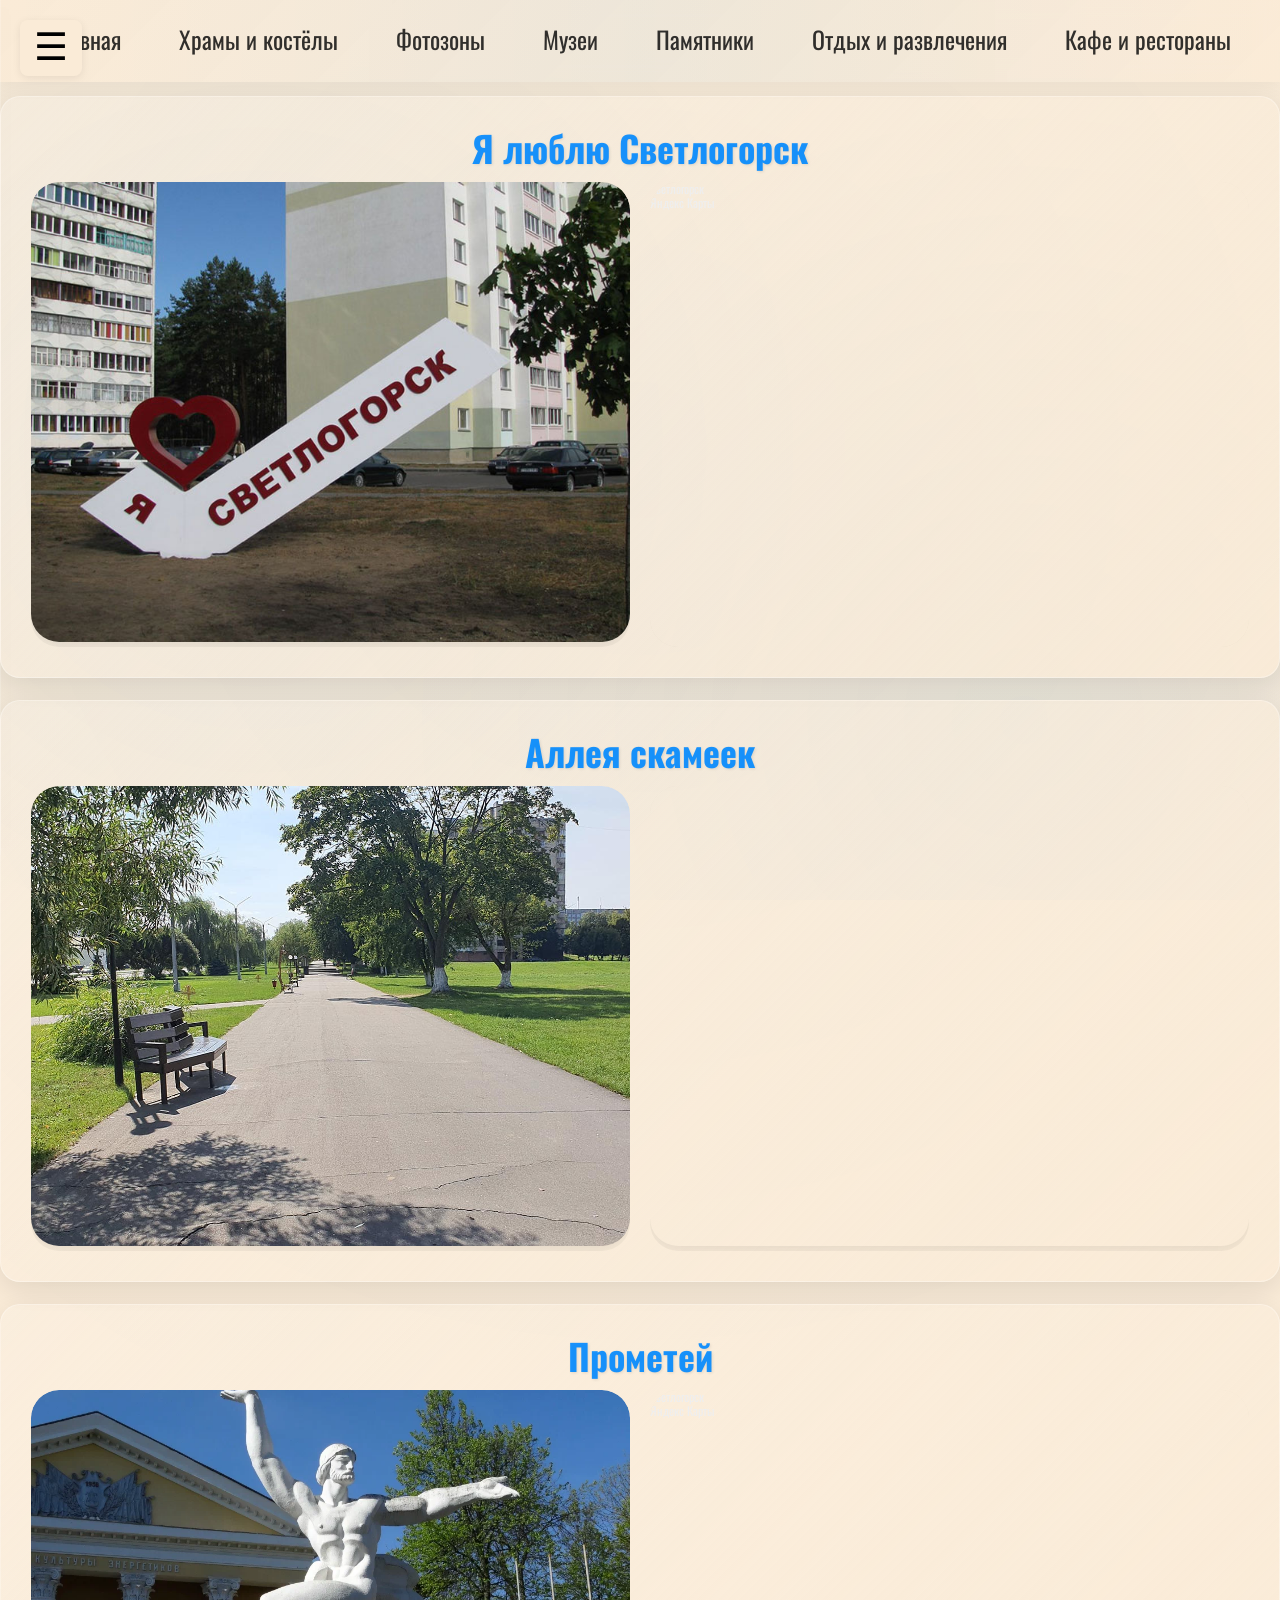
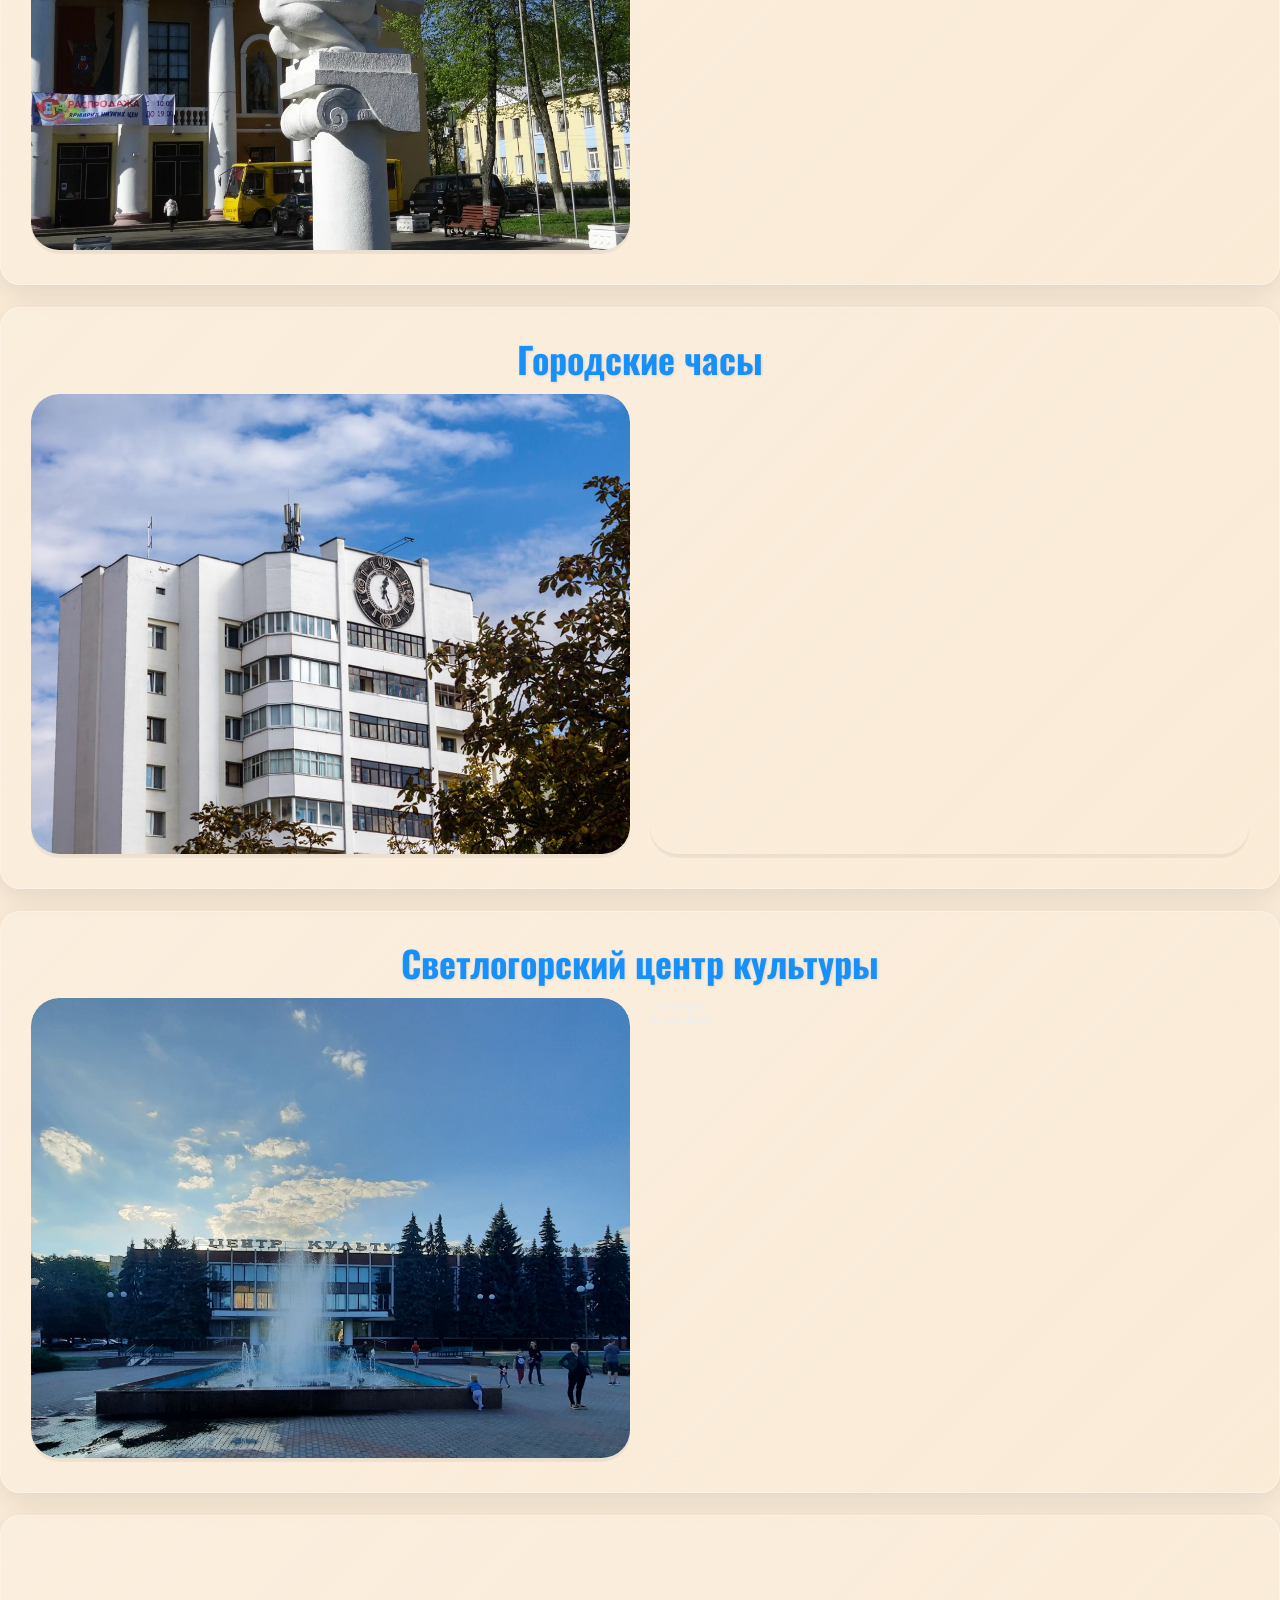
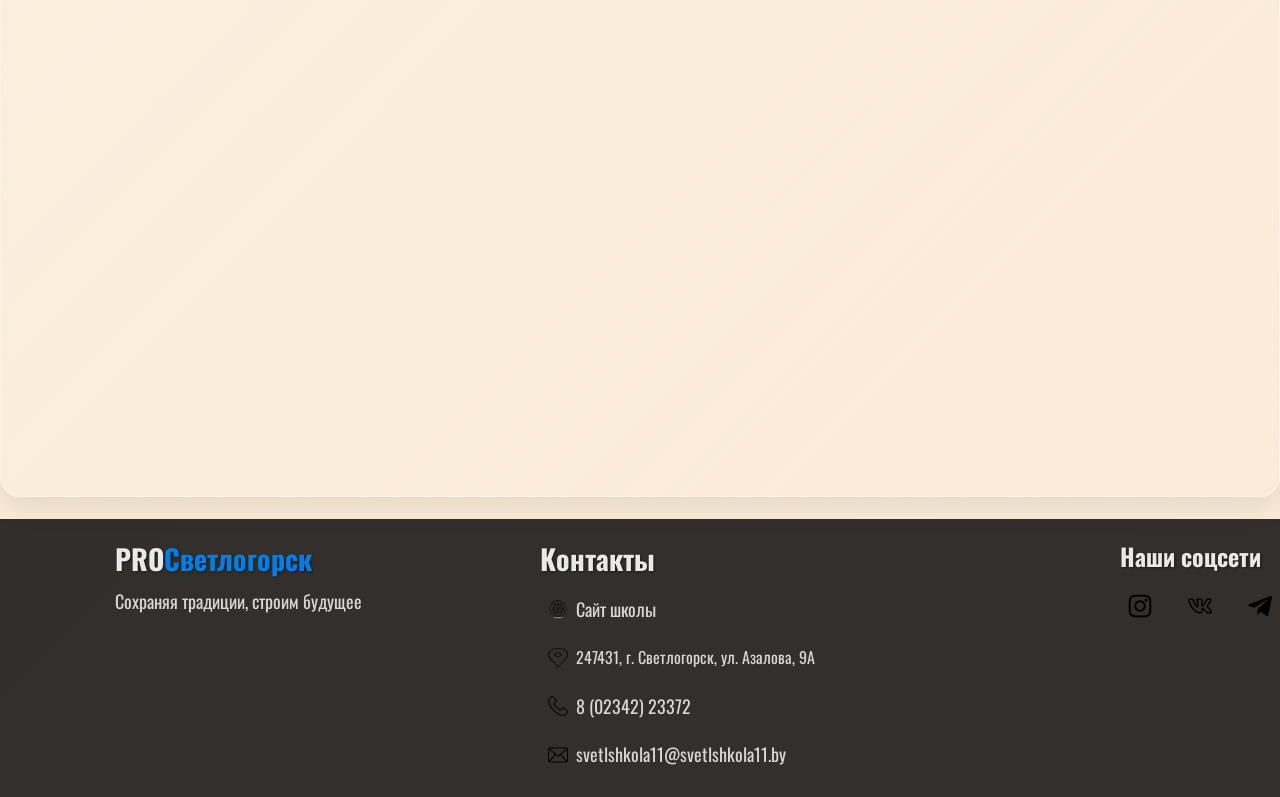
<file: photo.html>
<!DOCTYPE html>
<html lang="en">
<head>
    <meta charset="UTF-8">
    <meta name="viewport" content="width=device-width, initial-scale=1.0">
    <meta name="description" content="Путеводитель Светлогорск. Фотозоны, которые можно посетить в Светлогорске.">
    <meta name="keywords" content="Путеводитель, Светлогорск, фотозоны">
    <link type="image/x-icon" href="img/png/fav.ico" rel="shortcut icon">
    <link type="Image/x-icon" href="img/png/fav.ico" rel="icon">
    <link rel="preconnect" href="https://fonts.googleapis.com">
    <link rel="preconnect" href="https://fonts.gstatic.com" crossorigin>
    <link href="https://fonts.googleapis.com/css2?family=Oswald:wght@200..700&display=swap" rel="stylesheet">
    <link rel="stylesheet" href="normalize.css">
    <link rel="stylesheet" href="style.css">
    <title>Фотозоны</title>
</head>
<body>

    <div class="burger-menu" id="burgerMenu">
        <span class="burger-icon" id="burgerIcon">&#9776;</span>
        <nav class="burger-nav" id="burgerNav">
            <span class="close-burger" id="closeBurger">&times;</span>
            <ul>
                <li><a href="#love">Я люблю Светлогорск</a></li>
                <li><a href="#alley">Аллея скамеек</a></li>
                <li><a href="#prometey">Прометей</a></li>
                <li><a href="#clock">Городские часы</a></li>
                <li><a href="#center">Светлогорский центр культуры</a></li>
                <li><a href="#prometey2">Прометей с огнем на въезде в город</a></li>
            </ul>
        </nav>
    </div>

    <header>
        <div class="burger-menu540" id="burgerMenu">
            <span class="burger-icon540" id="burgerIcon">Навигация</span>
            <nav class="burger-nav540" id="burgerNav">
                <span class="close-burger540" id="closeBurger">&times;</span>
                <ul>
                     <li><a href="index.html">Главная</a></li>
                    <li><a href="chram.html">Храмы и костёлы</a></li>
                    <li><a href="photo.html">Фотозоны</a></li>
                    <li><a href="musei.html">Музеи</a></li>
                    <li><a href="pamyat.html">Памятники</a></li>
                    <li><a href="otdyx.html">Отдых и развлечения</a></li>
                    <li><a href="cafe.html">Кафе и рестораны</a></li>
                </ul>
            </nav>
        </div>
        <div class="header__top">
            <div class="container">
                <div class="menu">
                    <ul>
                        <li><a href="index.html">Главная</a></li>
                        <li><a href="chram.html">Храмы и костёлы</a></li>
                        <li><a href="photo.html">Фотозоны</a></li>
                        <li><a href="musei.html">Музеи</a></li>
                        <li><a href="pamyat.html">Памятники</a></li>
                        <li><a href="otdyx.html">Отдых и развлечения</a></li>
                        <li><a href="cafe.html">Кафе и рестораны</a></li>
                    </ul>
                </div>
            </div>
        </div>
        <div class="header__bot">
        </div>
    </header>
    <section class="otdel__info">
        <div class="container">
            <div class="cards">
                <div class="card" id="love">
                    <h2>Я люблю Светлогорск</h2>
                    <div class="card__info">
                        <div class="card__photo">
                            <img src="img/png/ph1.jpg" alt="photo">
                        </div>
                        <div class="card__map">
                            <div class="cr__map" style="position:relative;overflow:hidden;"><a href="https://yandex.by/maps/26004/svetlogorsk/?utm_medium=mapframe&utm_source=maps" style="color:#eee;font-size:12px;position:absolute;top:0px;">Светлогорск</a><a href="https://yandex.by/maps/26004/svetlogorsk/?ll=29.725328%2C52.620210&utm_medium=mapframe&utm_source=maps&z=20.4" style="color:#eee;font-size:12px;position:absolute;top:14px;">Яндекс Карты</a><iframe src="https://yandex.by/map-widget/v1/?ll=29.725328%2C52.620210&z=20.4" width="620" height="460" frameborder="0" allowfullscreen="true" style="position:relative;"></iframe></div>
                        </div>
                    </div>
                </div>
                <div class="card" id="alley">
                    <h2>Аллея скамеек</h2>
                    <p></p>
                    <div class="card__info">
                        <div class="card__photo">
                            <img src="img/png/ph4.jpg" alt="photo">
                        </div>
                        <div class="card__map">
                            <iframe class="cr__map" src="https://yandex.ru/map-widget/v1/?um=constructor%3Aaf592ea73a649a16d1b22c406d3eb3f7ed93037c2f4b9c45cd51727eab340bea&amp;source=constructor" width="620" height="460" frameborder="0"></iframe>
                        </div>
                    </div>
                </div>
                <div class="card" id="prometey">
                    <h2>Прометей</h2>
                    <p></p>
                    <div class="card__info">
                        <div class="card__photo">
                            <img src="img/png/ph5.webp" alt="photo">
                        </div>
                        <div class="card__map">
                            <div class="cr__map" style="position:relative;overflow:hidden;"><a href="https://yandex.by/maps/26004/svetlogorsk/?utm_medium=mapframe&utm_source=maps" style="color:#eee;font-size:12px;position:absolute;top:0px;">Светлогорск</a><a href="https://yandex.by/maps/26004/svetlogorsk/?ll=29.752670%2C52.630224&utm_medium=mapframe&utm_source=maps&z=21" style="color:#eee;font-size:12px;position:absolute;top:14px;">Яндекс Карты</a><iframe src="https://yandex.by/map-widget/v1/?ll=29.752670%2C52.630224&z=21" width="620" height="460" frameborder="0" allowfullscreen="true" style="position:relative;"></iframe></div>
                        </div>
                    </div>
                </div>
                <div class="card" id="clock">
                    <h2>Городские часы</h2>
                    <p></p>
                    <div class="card__info">
                        <div class="card__photo">
                            <img src="img/png/ph6.jpg" alt="photo">
                        </div>
                        <div class="card__map">
                            <iframe class="cr__map" src="https://yandex.ru/map-widget/v1/?um=constructor%3Aaf592ea73a649a16d1b22c406d3eb3f7ed93037c2f4b9c45cd51727eab340bea&amp;source=constructor" width="620" height="460" frameborder="0"></iframe>
                        </div>
                    </div>
                </div>
                <div class="card" id="center">
                    <h2>Светлогорский центр культуры</h2>
                    <p></p>
                    <div class="card__info">
                        <div class="card__photo">
                            <img src="img/png/ph8.jpg" alt="photo">
                        </div>
                        <div class="card__map">
                            <div class="cr__map" style="position:relative;overflow:hidden;"><a href="https://yandex.by/maps/26004/svetlogorsk/?utm_medium=mapframe&utm_source=maps" style="color:#eee;font-size:12px;position:absolute;top:0px;">Светлогорск</a><a href="https://yandex.by/maps/26004/svetlogorsk/?ll=29.744774%2C52.631641&utm_medium=mapframe&utm_source=maps&z=19.8" style="color:#eee;font-size:12px;position:absolute;top:14px;">Яндекс Карты</a><iframe src="https://yandex.by/map-widget/v1/?ll=29.744774%2C52.631641&z=19.8" width="620" height="460" frameborder="0" allowfullscreen="true" style="position:relative;"></iframe></div>
                        </div>
                    </div>
                </div>
                <div class="card" id="prometey2">
                    <h2>Прометей с огнем на въезде в город</h2>
                    <p></p>
                    <div class="card__info">
                        <div class="card__photo">
                            <img src="img/png/ph9.jpg" alt="photo">
                        </div>
                        <div class="card__map">
                            <div class="cr__map" style="position:relative;overflow:hidden;"><a href="https://yandex.by/maps?utm_medium=mapframe&utm_source=maps" style="color:#eee;font-size:12px;position:absolute;top:0px;">Яндекс Карты</a><a href="https://yandex.by/maps/?ll=29.757810%2C52.597641&utm_medium=mapframe&utm_source=maps&z=20.23" style="color:#eee;font-size:12px;position:absolute;top:14px;">Яндекс Карты</a><iframe src="https://yandex.by/map-widget/v1/?ll=29.757810%2C52.597641&z=20.23" width="620" height="460" frameborder="0" allowfullscreen="true" style="position:relative;"></iframe></div>
                        </div>
                    </div>
                </div>

            </div>
        </div>
    </section>
    <footer>
        <div class="container">
            <div class="footer">
                <div class="footer__info">
                    <a href="index.html"><h2><span>PRO</span>Светлогорск</h2></a>
                    <p>Сохраняя традиции, строим будущее</p>
                </div>
                <div class="footer__contacts">
                    <h2>Контакты</h2>
                    <div class="site"><img class="noi" src="img/png/site.png" alt="site"><a href="https://svetlshkola11.by">Сайт школы</a></div>
                    <div class="adr"><img class="noi" src="img/png/adr.png" alt="adres"><p>247431, г. Светлогорск, ул. Азалова, 9А</p></div>
                    <div class="tel"><img class="noi" src="img/png/tel.png" alt="tel"><a href="tel:8(02342)23372">8 (02342) 23372</a></div>
                    <div class="mail"><img class="noi" src="img/png/mail.png" alt="mail"><a href="mailto:svetlshkola11@svetlshkola11.by">svetlshkola11@svetlshkola11.by</a></div>
                </div>
                <div class="footer__social">
                    <h2>Наши соцсети</h2>
                    <ul>
                        <li><a href="https://www.instagram.com/11.school.svetlogorsk?igsh=dHJlYXJiaGNkenHo" target="_blank"><img class="noi" src="img/png/inst.png" alt="inst"></a></li>
                        <li><a href="https://vk.com/svschool11" target="_blank"><img class="noi" src="img/png/vk.png" alt="vk"></a></li>
                        <li><a href="https://t.me/svetlscholl11" target="_blank"><img class="noi" src="img/png/tg.png" alt="tg"></a></li>
                    </ul>
                </div>
            </div>
        </div>
    </footer>
</body>
</html>
<script src="sсript.js"></script>
</file>
<file: style.css>
@charset "UTF-8";
* {
  padding: 0;
  margin: 0;
}

h1, h2, h3, p {
  padding: 0;
  margin: 0;
}

ul, ol {
  list-style: none;
}

a {
  text-decoration: none;
}

button {
  border: none;
}

.container {
  max-width: 1280px;
  margin: 0 auto;
}

.burger-menu {
  position: fixed;
  top: 20px;
  left: 20px;
  z-index: 2000;
  animation: fadeInLeft 0.8s ease-out;
}

.burger-icon {
  font-size: 38px;
  cursor: pointer;
  background: antiquewhite;
  border-radius: 8px;
  padding: 6px 14px;
  box-shadow: 0 2px 8px rgba(0, 0, 0, 0.08);
  transition: all 0.3s cubic-bezier(0.25, 0.46, 0.45, 0.94);
  display: inline-block;
  position: relative;
  overflow: hidden;
}

.burger-icon:hover {
  background: #f0f0f0;
  transform: translateY(-2px);
  box-shadow: 0 4px 15px rgba(0, 0, 0, 0.15);
}
.burger-icon:hover::before {
  left: 100%;
}

.burger-nav {
  position: fixed;
  top: 0;
  left: 0;
  width: 0;
  height: 95vh;
  background: linear-gradient(135deg, antiquewhite, rgba(250, 235, 215, 0.95));
  -webkit-backdrop-filter: blur(10px);
          backdrop-filter: blur(10px);
  box-shadow: 2px 0 20px rgba(0, 0, 0, 0.12);
  overflow-x: hidden;
  transition: all 0.4s cubic-bezier(0.25, 0.46, 0.45, 0.94);
  z-index: 2100;
  padding-top: 0;
  display: flex;
  flex-direction: column;
  align-items: flex-start;
  border-right: 1px solid rgba(255, 255, 255, 0.2);
}

.burger-nav.open {
  width: 320px;
  padding-top: 40px;
  animation: slideInFromLeft 0.4s ease-out;
}

.burger-nav ul {
  margin-top: 20px;
  width: 100%;
  padding-left: 0;
  animation: fadeInUp 0.6s ease-out 0.2s both;
}

.burger-nav ul li {
  margin-bottom: 16px;
  width: 100%;
  animation: fadeInLeft 0.5s ease-out;
}
.burger-nav ul li:nth-child(1) {
  animation-delay: 0.1s;
}
.burger-nav ul li:nth-child(2) {
  animation-delay: 0.2s;
}
.burger-nav ul li:nth-child(3) {
  animation-delay: 0.3s;
}
.burger-nav ul li:nth-child(4) {
  animation-delay: 0.4s;
}
.burger-nav ul li:nth-child(5) {
  animation-delay: 0.5s;
}
.burger-nav ul li:nth-child(6) {
  animation-delay: 0.6s;
}

.burger-nav ul li a {
  font-size: 22px;
  color: black;
  padding: 10px 24px;
  display: block;
  border-radius: 8px;
  transition: all 0.3s cubic-bezier(0.25, 0.46, 0.45, 0.94);
  position: relative;
  overflow: hidden;
}
.burger-nav ul li a::before {
  content: "";
  position: absolute;
  top: 0;
  left: -100%;
  width: 100%;
  height: 100%;
  background: linear-gradient(90deg, transparent, rgba(0, 136, 255, 0.1), transparent);
  transition: left 0.5s;
}

.burger-nav ul li a:hover {
  background: rgba(0, 136, 255, 0.8);
  color: rgba(255, 255, 255, 0.95);
  transform: translateX(5px);
  box-shadow: 0 4px 15px rgba(0, 136, 255, 0.3);
}
.burger-nav ul li a:hover::before {
  left: 100%;
}

.close-burger {
  font-size: 36px;
  position: absolute;
  top: 10px;
  right: 18px;
  cursor: pointer;
  color: rgba(0, 136, 255, 0.8);
  background: none;
  border: none;
  z-index: 2200;
  transition: all 0.3s ease;
  border-radius: 50%;
  width: 40px;
  height: 40px;
  display: flex;
  align-items: center;
  justify-content: center;
}
.close-burger:hover {
  background: rgba(0, 136, 255, 0.1);
  transform: rotate(90deg) scale(1.1);
  color: rgb(0, 136, 255);
}

.burger-menu540 {
  display: none;
}

.slide-photos {
  display: grid;
  grid-template-columns: repeat(3, 1fr);
  gap: 24px;
  margin-bottom: 18px;
  max-width: 100%;
  width: 1280px;
  margin-left: auto;
  margin-right: auto;
}

.slide-photos img {
  width: 100%;
  background: #f5f5f5;
  display: block;
}

.slider-section {
  margin-bottom: 48px;
}

.slider {
  position: relative;
  max-width: 1280px;
  margin: 0 auto;
  background: antiquewhite;
  border-radius: 24px;
  box-shadow: 0 4px 24px rgba(0, 0, 0, 0.08);
  padding: 32px 24px 56px 24px;
}

.slides {
  display: flex;
  overflow: hidden;
  min-height: 340px;
}

.slide {
  min-width: 100%;
  opacity: 0;
  transition: opacity 0.5s;
  display: flex;
  flex-direction: column;
  align-items: center;
  justify-content: center;
  position: absolute;
  left: 0;
  top: 0;
}

.slide.active {
  opacity: 1;
  position: relative;
}

.slide img {
  max-width: 480px;
  max-height: 260px;
  border-radius: 18px;
  margin-bottom: 18px;
  box-shadow: 0 2px 12px rgba(0, 0, 0, 0.1);
}

.slide-text {
  font-family: "Oswald", sans-serif;
  font-size: 22px;
  text-align: center;
  margin-bottom: 0;
}

.slider-controls {
  display: flex;
  justify-content: center;
  gap: 18px;
  position: absolute;
  left: 0;
  right: 0;
  bottom: 16px;
}

.slider-btn {
  background: black;
  color: #fff;
  border: none;
  border-radius: 50%;
  width: 44px;
  height: 44px;
  font-size: 28px;
  cursor: pointer;
  transition: background 0.2s;
  display: flex;
  align-items: center;
  justify-content: center;
}

.slider-btn:hover {
  background: #005fa3;
}

.tabs {
  display: flex;
  justify-content: center;
  margin-bottom: 0px;
  gap: 12px;
  animation: fadeInUp 0.8s ease-out 1.2s both;
  position: relative;
}
.tabs::before {
  content: "";
  position: absolute;
  top: -15px;
  left: 50%;
  transform: translateX(-50%);
  width: 80px;
  height: 3px;
  background: linear-gradient(90deg, rgba(0, 136, 255, 0.8), rgba(0, 136, 255, 0.3));
  border-radius: 2px;
  animation: fadeIn 1s ease-out 1.4s both;
}

.tab-btn {
  background: antiquewhite;
  border: 2px solid black;
  border-bottom: none;
  color: black;
  font-size: 20px;
  padding: 10px 32px;
  border-radius: 24px 24px 0 0;
  cursor: pointer;
  transition: all 0.4s cubic-bezier(0.25, 0.46, 0.45, 0.94);
  outline: none;
  position: relative;
  overflow: hidden;
  -webkit-backdrop-filter: blur(5px);
          backdrop-filter: blur(5px);
  text-align: center;
  display: flex;
  align-items: center;
  justify-content: center;
}
.tab-btn::before {
  content: "";
  position: absolute;
  top: 0;
  left: -100%;
  width: 100%;
  height: 100%;
  background: linear-gradient(90deg, transparent, rgba(0, 136, 255, 0.2), transparent);
  transition: left 0.5s;
}
.tab-btn:hover {
  transform: translateY(-3px);
  box-shadow: 0 6px 20px rgba(0, 0, 0, 0.15);
}
.tab-btn:hover::before {
  left: 100%;
}
.tab-btn.active {
  background: black;
  color: #fff;
  transform: none;
  box-shadow: 0 4px 15px rgba(0, 0, 0, 0.2);
}

.tab-content {
  display: none;
  background: antiquewhite;
  border: 2px solid black;
  border-radius: 0 0 24px 24px;
  padding: 32px 24px;
  margin-bottom: 32px;
  transition: all 0.4s cubic-bezier(0.25, 0.46, 0.45, 0.94);
  opacity: 0;
  transform: translateY(20px);
  visibility: hidden;
}
.tab-content p {
  font-size: 18px;
  line-height: 1.6;
  transition: all 0.3s ease;
}
.tab-content li {
  font-size: 18px;
  transition: all 0.3s ease;
}
.tab-content li:hover {
  transform: translateX(5px);
}
.tab-content .gerb {
  display: flex;
  flex-direction: column;
  gap: 20px;
  margin: 20px 0;
}
.tab-content .gerb img {
  width: 130px;
  height: 140px;
  margin-top: 10px;
  margin-bottom: 10px;
  border-radius: 10px;
  transition: all 0.3s ease;
  align-self: center;
}
.tab-content .gerb img:hover {
  transform: scale(1.05);
}
.tab-content .flag {
  display: flex;
  flex-direction: column;
  gap: 15px;
  margin: 20px 0;
}
.tab-content .flag img {
  width: 260px;
  height: 140px;
  margin-top: 10px;
  margin-bottom: 10px;
  border-radius: 10px;
  transition: all 0.3s ease;
  align-self: center;
}
.tab-content .flag img:hover {
  transform: scale(1.05);
}

@media (max-width: 768px) {
  .tab-content {
    padding: 20px 16px;
  }
  .tab-content .flag {
    gap: 15px;
  }
  .tab-content .flag img {
    width: 90vw;
    max-width: 90vw;
    height: auto;
    max-height: 15vh;
    -o-object-fit: contain;
       object-fit: contain;
  }
  .tab-content .gerb {
    flex-direction: column;
    gap: 10px;
  }
  .tab-content .gerb img {
    width: 60vw;
    max-width: 60vw;
    height: auto;
    max-height: 15vh;
    -o-object-fit: contain;
       object-fit: contain;
  }
}
@media (max-width: 540px) {
  .tab-content {
    padding: 16px 12px;
  }
  .tab-content .flag img {
    width: 85vw;
    max-width: 85vw;
    max-height: 12vh;
  }
  .tab-content .gerb img {
    width: 50vw;
    max-width: 50vw;
    max-height: 12vh;
  }
}
@media (max-width: 430px) {
  .tab-content {
    padding: 12px 8px;
  }
  .tab-content .flag img {
    width: 80vw;
    max-width: 80vw;
    max-height: 10vh;
  }
  .tab-content .gerb img {
    width: 45vw;
    max-width: 45vw;
    max-height: 10vh;
  }
}
.tab-content.active {
  display: block;
  opacity: 1;
  transform: translateY(0);
  visibility: visible;
  animation: fadeInUp 0.6s ease-out;
}

@keyframes fadeInUp {
  from {
    opacity: 0;
    transform: translateY(30px);
  }
  to {
    opacity: 1;
    transform: translateY(0);
  }
}
@keyframes fadeInLeft {
  from {
    opacity: 0;
    transform: translateX(-30px);
  }
  to {
    opacity: 1;
    transform: translateX(0);
  }
}
@keyframes fadeInRight {
  from {
    opacity: 0;
    transform: translateX(30px);
  }
  to {
    opacity: 1;
    transform: translateX(0);
  }
}
@keyframes fadeIn {
  from {
    opacity: 0;
  }
  to {
    opacity: 1;
  }
}
@keyframes slideInFromTop {
  from {
    opacity: 0;
    transform: translateY(-50px);
  }
  to {
    opacity: 1;
    transform: translateY(0);
  }
}
@keyframes scaleIn {
  from {
    opacity: 0;
    transform: scale(0.8);
  }
  to {
    opacity: 1;
    transform: scale(1);
  }
}
@keyframes pulse {
  0% {
    transform: scale(1);
  }
  50% {
    transform: scale(1.05);
  }
  100% {
    transform: scale(1);
  }
}
@keyframes slideInFromRight {
  0% {
    opacity: 0;
    transform: translateX(50px) scale(0.95);
  }
  100% {
    opacity: 1;
    transform: translateX(0) scale(1);
  }
}
@keyframes slideInFromLeft {
  0% {
    opacity: 0;
    transform: translateX(-50px) scale(0.95);
  }
  100% {
    opacity: 1;
    transform: translateX(0) scale(1);
  }
}
@keyframes float {
  0%, 100% {
    transform: translateY(0px);
  }
  50% {
    transform: translateY(-20px);
  }
}
@keyframes floatSlow {
  0%, 100% {
    transform: translateY(0px) rotate(0deg);
  }
  33% {
    transform: translateY(-15px) rotate(2deg);
  }
  66% {
    transform: translateY(-10px) rotate(-2deg);
  }
}
@keyframes rotate {
  from {
    transform: rotate(0deg);
  }
  to {
    transform: rotate(360deg);
  }
}
@keyframes rotateSlow {
  from {
    transform: rotate(0deg);
  }
  to {
    transform: rotate(360deg);
  }
}
@keyframes shake {
  0%, 100% {
    transform: translateX(0);
  }
  10%, 30%, 50%, 70%, 90% {
    transform: translateX(-5px);
  }
  20%, 40%, 60%, 80% {
    transform: translateX(5px);
  }
}
@keyframes bounce {
  0%, 20%, 50%, 80%, 100% {
    transform: translateY(0);
  }
  40% {
    transform: translateY(-20px);
  }
  60% {
    transform: translateY(-10px);
  }
}
@keyframes gradientShift {
  0% {
    background-position: 0% 50%;
  }
  50% {
    background-position: 100% 50%;
  }
  100% {
    background-position: 0% 50%;
  }
}
@keyframes shimmer {
  0% {
    background-position: -1000px 0;
  }
  100% {
    background-position: 1000px 0;
  }
}
@keyframes slideUp {
  from {
    opacity: 0;
    transform: translateY(50px);
  }
  to {
    opacity: 1;
    transform: translateY(0);
  }
}
@keyframes slideDown {
  from {
    opacity: 0;
    transform: translateY(-50px);
  }
  to {
    opacity: 1;
    transform: translateY(0);
  }
}
@keyframes zoomIn {
  from {
    opacity: 0;
    transform: scale(0.5);
  }
  to {
    opacity: 1;
    transform: scale(1);
  }
}
@keyframes zoomOut {
  from {
    opacity: 0;
    transform: scale(1.5);
  }
  to {
    opacity: 1;
    transform: scale(1);
  }
}
@keyframes spin {
  from {
    transform: rotate(0deg);
  }
  to {
    transform: rotate(360deg);
  }
}
@keyframes wiggle {
  0%, 100% {
    transform: rotate(0deg);
  }
  25% {
    transform: rotate(5deg);
  }
  75% {
    transform: rotate(-5deg);
  }
}
@keyframes glow {
  0%, 100% {
    box-shadow: 0 0 5px rgba(0, 136, 255, 0.5), 0 0 10px rgba(0, 136, 255, 0.5), 0 0 15px rgba(0, 136, 255, 0.5);
  }
  50% {
    box-shadow: 0 0 10px rgba(0, 136, 255, 0.8), 0 0 20px rgba(0, 136, 255, 0.8), 0 0 30px rgba(0, 136, 255, 0.8);
  }
}
@keyframes textGlow {
  0%, 100% {
    text-shadow: 0 0 5px rgba(0, 136, 255, 0.5), 0 0 10px rgba(0, 136, 255, 0.5);
  }
  50% {
    text-shadow: 0 0 10px rgba(0, 136, 255, 0.8), 0 0 20px rgba(0, 136, 255, 0.8), 0 0 30px rgba(0, 136, 255, 0.8);
  }
}
@keyframes wave {
  0%, 100% {
    transform: translateY(0px);
  }
  50% {
    transform: translateY(-10px);
  }
}
@keyframes slideInRotate {
  from {
    opacity: 0;
    transform: translateX(-100px) rotate(-180deg);
  }
  to {
    opacity: 1;
    transform: translateX(0) rotate(0deg);
  }
}
@keyframes slideInRotateRight {
  from {
    opacity: 0;
    transform: translateX(100px) rotate(180deg);
  }
  to {
    opacity: 1;
    transform: translateX(0) rotate(0deg);
  }
}
@keyframes scaleBounce {
  0% {
    transform: scale(0);
  }
  50% {
    transform: scale(1.1);
  }
  100% {
    transform: scale(1);
  }
}
@keyframes fadeInScale {
  from {
    opacity: 0;
    transform: scale(0.8) translateY(20px);
  }
  to {
    opacity: 1;
    transform: scale(1) translateY(0);
  }
}
@keyframes parallax {
  from {
    transform: translateY(0);
  }
  to {
    transform: translateY(-20px);
  }
}
@keyframes slideInFromBottom {
  from {
    opacity: 0;
    transform: translateY(100px);
  }
  to {
    opacity: 1;
    transform: translateY(0);
  }
}
@keyframes elastic {
  0% {
    transform: scale(0);
  }
  50% {
    transform: scale(1.2);
  }
  70% {
    transform: scale(0.9);
  }
  100% {
    transform: scale(1);
  }
}
@keyframes flip {
  from {
    transform: perspective(400px) rotateY(0);
  }
  to {
    transform: perspective(400px) rotateY(360deg);
  }
}
@keyframes heartbeat {
  0%, 100% {
    transform: scale(1);
  }
  10%, 30% {
    transform: scale(0.9);
  }
  20%, 40%, 50%, 60%, 70%, 80%, 90% {
    transform: scale(1.1);
  }
}
@keyframes typing {
  from {
    width: 0;
  }
  to {
    width: 100%;
  }
}
@keyframes blink {
  0%, 50% {
    opacity: 1;
  }
  51%, 100% {
    opacity: 0;
  }
}
@keyframes slideInScale {
  from {
    opacity: 0;
    transform: translateX(-50px) scale(0.8);
  }
  to {
    opacity: 1;
    transform: translateX(0) scale(1);
  }
}
@keyframes fadeInRotate {
  from {
    opacity: 0;
    transform: rotate(-10deg) scale(0.8);
  }
  to {
    opacity: 1;
    transform: rotate(0deg) scale(1);
  }
}
@keyframes slideUpFade {
  from {
    opacity: 0;
    transform: translateY(30px);
  }
  to {
    opacity: 1;
    transform: translateY(0);
  }
}
@keyframes rotateIn {
  from {
    opacity: 0;
    transform: rotate(-200deg) scale(0.5);
  }
  to {
    opacity: 1;
    transform: rotate(0deg) scale(1);
  }
}
@keyframes slideInBounce {
  0% {
    opacity: 0;
    transform: translateY(-100px);
  }
  60% {
    opacity: 1;
    transform: translateY(10px);
  }
  100% {
    transform: translateY(0);
  }
}
.animate-on-scroll {
  opacity: 0;
  transform: translateY(30px);
  transition: all 0.8s cubic-bezier(0.25, 0.46, 0.45, 0.94);
}
.animate-on-scroll.visible {
  opacity: 1 !important;
  transform: translateY(0) !important;
}
.animate-on-scroll.visible.animate-on-scroll {
  opacity: 1 !important;
  transform: translateY(0) !important;
}

.animate-fade-in {
  opacity: 0;
  transition: opacity 0.6s ease-in-out;
}
.animate-fade-in.visible {
  opacity: 1;
}

.animate-slide-left {
  opacity: 0;
  transform: translateX(-50px);
  transition: all 0.8s cubic-bezier(0.25, 0.46, 0.45, 0.94);
}
.animate-slide-left.visible {
  opacity: 1;
  transform: translateX(0);
}

.animate-slide-right {
  opacity: 0;
  transform: translateX(50px);
  transition: all 0.8s cubic-bezier(0.25, 0.46, 0.45, 0.94);
}
.animate-slide-right.visible {
  opacity: 1;
  transform: translateX(0);
}

.animate-scale {
  opacity: 0;
  transform: scale(0.8);
  transition: all 0.6s cubic-bezier(0.25, 0.46, 0.45, 0.94);
}
.animate-scale.visible {
  opacity: 1;
  transform: scale(1);
}

.animate-float {
  animation: float 3s ease-in-out infinite;
}

.animate-float-slow {
  animation: floatSlow 4s ease-in-out infinite;
}

.animate-rotate {
  animation: rotate 20s linear infinite;
}

.animate-rotate-slow {
  animation: rotateSlow 30s linear infinite;
}

.animate-bounce {
  animation: bounce 2s infinite;
}

.animate-pulse-glow {
  animation: pulse 2s infinite, glow 3s ease-in-out infinite;
}

.animate-shimmer {
  background: linear-gradient(90deg, rgba(255, 255, 255, 0) 0%, rgba(255, 255, 255, 0.3) 50%, rgba(255, 255, 255, 0) 100%);
  background-size: 1000px 100%;
  animation: shimmer 3s infinite;
}

.animate-wiggle {
  animation: wiggle 1s ease-in-out infinite;
}

.animate-heartbeat {
  animation: heartbeat 1.5s ease-in-out infinite;
}

.animate-slide-up-scroll {
  opacity: 0;
  transform: translateY(50px);
  transition: all 0.8s cubic-bezier(0.25, 0.46, 0.45, 0.94);
}
.animate-slide-up-scroll.visible {
  opacity: 1;
  transform: translateY(0);
  animation: slideUp 0.8s ease-out;
}

.animate-zoom-in-scroll {
  opacity: 0;
  transform: scale(0.5);
  transition: all 0.8s cubic-bezier(0.25, 0.46, 0.45, 0.94);
}
.animate-zoom-in-scroll.visible {
  opacity: 1;
  transform: scale(1);
  animation: zoomIn 0.8s ease-out;
}

.animate-rotate-in-scroll {
  opacity: 0;
  transform: rotate(-180deg) scale(0.5);
  transition: all 1s cubic-bezier(0.25, 0.46, 0.45, 0.94);
}
.animate-rotate-in-scroll.visible {
  opacity: 1;
  transform: rotate(0deg) scale(1);
  animation: rotateIn 1s ease-out;
}

.animate-fade-scale-scroll {
  opacity: 0;
  transform: scale(0.8) translateY(20px);
  transition: all 0.8s cubic-bezier(0.25, 0.46, 0.45, 0.94);
}
.animate-fade-scale-scroll.visible {
  opacity: 1;
  transform: scale(1) translateY(0);
  animation: fadeInScale 0.8s ease-out;
}

.animate-slide-bounce-scroll {
  opacity: 0;
  transform: translateY(-100px);
  transition: all 0.8s cubic-bezier(0.25, 0.46, 0.45, 0.94);
}
.animate-slide-bounce-scroll.visible {
  opacity: 1;
  transform: translateY(0);
  animation: slideInBounce 0.8s ease-out;
}

.animate-parallax {
  transition: transform 0.3s ease-out;
  will-change: transform;
}

.float-element {
  animation: float 4s ease-in-out infinite;
}

.float-element-delayed {
  animation: float 4s ease-in-out infinite;
  animation-delay: 1s;
}

.rotate-element {
  animation: rotateSlow 20s linear infinite;
}

.glow-element {
  animation: glow 3s ease-in-out infinite;
}

.text-glow {
  animation: textGlow 3s ease-in-out infinite;
}

.wave-element {
  animation: wave 2s ease-in-out infinite;
}

.bounce-element {
  animation: bounce 2s infinite;
}

.pulse-element {
  animation: pulse 2s infinite;
}

.container {
  max-width: 1280px;
  margin: 0 auto;
}

p, h1, h2, h3, h4, a, li {
  font-family: "Oswald", sans-serif;
}

a {
  color: black;
}

body {
  background-color: antiquewhite;
  background: linear-gradient(135deg, rgb(250, 235, 215) 0%, rgba(250, 235, 215, 0.95) 25%, rgba(245, 230, 210, 0.98) 50%, rgba(250, 235, 215, 0.95) 75%, rgb(250, 235, 215) 100%);
  background-size: 400% 400%;
  animation: gradientShift 15s ease infinite;
  position: relative;
  overflow-x: hidden;
}
body::before {
  content: "";
  position: fixed;
  top: -50%;
  left: -50%;
  width: 200%;
  height: 200%;
  background: radial-gradient(circle, rgba(0, 136, 255, 0.03) 0%, transparent 70%);
  animation: rotate 60s linear infinite;
  pointer-events: none;
  z-index: 0;
}
body::after {
  content: "";
  position: fixed;
  top: 0;
  left: 0;
  width: 100%;
  height: 100%;
  background: radial-gradient(circle at 20% 50%, rgba(0, 136, 255, 0.05) 0%, transparent 50%), radial-gradient(circle at 80% 80%, rgba(0, 136, 255, 0.05) 0%, transparent 50%);
  animation: floatSlow 20s ease-in-out infinite;
  pointer-events: none;
  z-index: 0;
}

html {
  scroll-behavior: smooth;
}

header {
  position: relative;
  z-index: 100;
}
header .header__top {
  padding-top: 18px;
  background: linear-gradient(135deg, rgba(250, 235, 215, 0.95) 0%, rgba(250, 235, 215, 0.9) 100%);
  padding-bottom: 18px;
  position: fixed;
  z-index: 999;
  width: 100%;
  -webkit-backdrop-filter: blur(10px);
          backdrop-filter: blur(10px);
  animation: slideInFromTop 0.8s ease-out;
  transition: all 0.3s ease;
  box-shadow: 0 2px 20px rgba(0, 0, 0, 0.05);
}
header .header__top.scrolled {
  padding-top: 12px;
  padding-bottom: 12px;
  box-shadow: 0 4px 30px rgba(0, 0, 0, 0.1);
  background: linear-gradient(135deg, rgba(250, 235, 215, 0.98) 0%, rgba(245, 230, 210, 0.95) 100%);
}
header .header__top::before {
  content: "";
  position: absolute;
  top: 0;
  left: 0;
  width: 100%;
  height: 100%;
  background: linear-gradient(90deg, transparent 0%, rgba(0, 136, 255, 0.05) 50%, transparent 100%);
  animation: shimmer 5s infinite;
  pointer-events: none;
}
header .header__top .menu {
  display: flex;
  align-items: center;
  justify-content: center;
  position: relative;
  z-index: 1;
}
header .header__top .menu ul {
  display: flex;
}
header .header__top .menu ul li {
  margin-right: 26px;
  animation: fadeInUp 0.8s ease-out;
  animation-fill-mode: both;
}
header .header__top .menu ul li:nth-child(1) {
  animation-delay: 0.1s;
}
header .header__top .menu ul li:nth-child(2) {
  animation-delay: 0.2s;
}
header .header__top .menu ul li:nth-child(3) {
  animation-delay: 0.3s;
}
header .header__top .menu ul li:nth-child(4) {
  animation-delay: 0.4s;
}
header .header__top .menu ul li:nth-child(5) {
  animation-delay: 0.5s;
}
header .header__top .menu ul li:nth-child(6) {
  animation-delay: 0.6s;
}
header .header__top .menu ul li a {
  color: black;
  font-size: 24px;
  opacity: 0.8;
  padding: 8px 16px;
  transition: all 0.4s cubic-bezier(0.25, 0.46, 0.45, 0.94);
  border-radius: 26px;
  position: relative;
  display: inline-block;
  overflow: hidden;
}
header .header__top .menu ul li a::before {
  content: "";
  position: absolute;
  bottom: 0;
  left: 50%;
  width: 0;
  height: 2px;
  background: rgba(0, 136, 255, 0.8);
  transition: all 0.4s cubic-bezier(0.25, 0.46, 0.45, 0.94);
  transform: translateX(-50%);
}
header .header__top .menu ul li a::after {
  content: "";
  position: absolute;
  top: 50%;
  left: 50%;
  width: 0;
  height: 0;
  border-radius: 50%;
  background: rgba(0, 136, 255, 0.1);
  transition: all 0.5s cubic-bezier(0.25, 0.46, 0.45, 0.94);
  transform: translate(-50%, -50%);
  z-index: -1;
}
header .header__top .menu ul li a:hover {
  opacity: 1;
  border: 1px solid rgba(0, 136, 255, 0.3);
  border-radius: 26px;
  transform: translateY(-3px) scale(1.05);
  box-shadow: 0 6px 20px rgba(0, 136, 255, 0.2);
  background-color: rgba(0, 136, 255, 0.1);
}
header .header__top .menu ul li a:hover::before {
  width: 80%;
}
header .header__top .menu ul li a:hover::after {
  width: 200%;
  height: 200%;
}
header .header__top .menu ul li a:active {
  transform: translateY(-1px) scale(1.02);
}
header .header__top .menu ul li:last-child {
  margin-right: 0;
}
header .header__bottom {
  background-image: url(img/video/Светлогорск-Гомельская-область-_online-video-cutter.gif);
  background-size: cover;
  background-repeat: no-repeat;
  background-position: center;
  padding-top: 220px;
  padding-bottom: 336px;
  margin-bottom: 24px;
  position: relative;
  overflow: hidden;
  background-attachment: fixed;
}
header .header__bottom::before {
  content: "";
  position: absolute;
  top: 0;
  left: 0;
  right: 0;
  bottom: 0;
  background: linear-gradient(45deg, rgba(0, 0, 0, 0.3) 0%, rgba(0, 136, 255, 0.2) 50%, rgba(0, 0, 0, 0.3) 100%);
  background-size: 200% 200%;
  animation: gradientShift 10s ease infinite;
  z-index: 1;
}
header .header__bottom::after {
  content: "";
  position: absolute;
  top: 0;
  left: 0;
  right: 0;
  bottom: 0;
  background: radial-gradient(circle at 30% 40%, rgba(0, 136, 255, 0.1) 0%, transparent 50%), radial-gradient(circle at 70% 60%, rgba(0, 136, 255, 0.1) 0%, transparent 50%);
  animation: floatSlow 15s ease-in-out infinite;
  z-index: 1;
  pointer-events: none;
}
header .header__bottom .header {
  position: relative;
  z-index: 2;
}
header .header__bottom .header .head_text {
  display: flex;
  flex-direction: column;
  align-items: center;
  animation: fadeInUp 1.2s ease-out 0.3s both;
}
header .header__bottom .header .head_text .logo {
  display: flex;
  align-items: center;
  animation: scaleBounce 1s ease-out 0.6s both;
  position: relative;
}
header .header__bottom .header .head_text .logo::before {
  content: "";
  position: absolute;
  top: -20px;
  left: -20px;
  right: -20px;
  bottom: -20px;
  border: 2px solid rgba(0, 136, 255, 0.3);
  border-radius: 50%;
  animation: pulse 3s ease-in-out infinite;
  opacity: 0.5;
}
header .header__bottom .header .head_text .logo::after {
  content: "";
  position: absolute;
  top: -40px;
  left: -40px;
  right: -40px;
  bottom: -40px;
  border: 1px solid rgba(0, 136, 255, 0.2);
  border-radius: 50%;
  animation: pulse 4s ease-in-out infinite;
  animation-delay: 0.5s;
  opacity: 0.3;
}
header .header__bottom .header .head_text .logo h1 {
  font-family: "Oswald", sans-serif;
  font-size: 72px;
  color: rgba(255, 255, 255, 0.9);
  text-shadow: 2px 2px 4px rgba(0, 0, 0, 0.5);
  transition: all 0.4s cubic-bezier(0.25, 0.46, 0.45, 0.94);
  position: relative;
  z-index: 1;
  cursor: pointer;
}
header .header__bottom .header .head_text .logo h1:hover {
  transform: scale(1.08) translateY(-5px);
  text-shadow: 2px 2px 8px rgba(0, 0, 0, 0.7), 0 0 20px rgba(0, 136, 255, 0.5);
  animation: textGlow 2s ease-in-out infinite;
}
header .header__bottom .header .head_text .logo h1 span {
  color: rgba(0, 136, 255, 0.9);
  animation: pulse 2s infinite, glow 3s ease-in-out infinite;
  display: inline-block;
  transition: all 0.3s ease;
}
header .header__bottom .header .head_text .logo h1 span:hover {
  animation: pulse 1s infinite, heartbeat 1.5s ease-in-out infinite;
  transform: scale(1.1);
}
header .header__bottom .header .head_text p {
  color: #fff;
  font-family: "Oswald", sans-serif;
  font-size: 36px;
  text-shadow: 1px 1px 3px rgba(0, 0, 0, 0.5);
  animation: fadeInUp 1.2s ease-out 0.9s both;
  transition: all 0.4s cubic-bezier(0.25, 0.46, 0.45, 0.94);
  margin-top: 20px;
  position: relative;
}
header .header__bottom .header .head_text p:hover {
  transform: translateY(-5px) scale(1.02);
  text-shadow: 1px 1px 6px rgba(0, 0, 0, 0.7), 0 0 15px rgba(0, 136, 255, 0.4);
}
header .header__bottom .header .head_text p:hover::after {
  width: 100%;
  transition: width 0.5s ease;
}

.information {
  position: relative;
  z-index: 10;
}
.information h2 {
  font-size: 42px;
  text-align: center;
  margin-bottom: 14px;
  animation: fadeInUp 0.8s ease-out;
  position: relative;
  transition: all 0.4s ease;
}
.information h2.animate-on-scroll {
  opacity: 0;
  transform: translateY(30px);
}
.information h2.animate-on-scroll.visible {
  opacity: 1;
  transform: translateY(0);
  animation: slideInBounce 0.8s ease-out;
}
.information h2::after {
  content: "";
  position: absolute;
  bottom: -10px;
  left: 50%;
  transform: translateX(-50%);
  width: 60px;
  height: 3px;
  background: linear-gradient(90deg, rgba(0, 136, 255, 0.8), rgba(0, 136, 255, 0.3));
  background-size: 200% 100%;
  border-radius: 2px;
  animation: fadeIn 1s ease-out 0.5s both, gradientShift 3s ease infinite;
}
.information h2:hover {
  transform: scale(1.02) translateY(-3px);
  text-shadow: 0 2px 10px rgba(0, 136, 255, 0.3);
}
.information h2:hover::before {
  opacity: 1;
}
.information h2:hover::after {
  width: 100px;
  height: 4px;
  transition: all 0.3s ease;
}
.information p {
  font-size: 20px;
  line-height: 1.6;
  transition: all 0.4s cubic-bezier(0.25, 0.46, 0.45, 0.94);
  position: relative;
}
.information p.animate-on-scroll {
  opacity: 0;
  transform: translateY(20px);
}
.information p.animate-on-scroll.visible {
  opacity: 1;
  transform: translateY(0);
  animation: fadeInScale 0.8s ease-out;
}
.information p:hover {
  transform: translateX(5px);
  color: rgba(0, 0, 0, 0.9);
}
.information .hist {
  margin-bottom: 30px;
  animation: fadeInUp 0.8s ease-out 0.2s both;
  padding: 20px;
  background: linear-gradient(135deg, rgba(255, 255, 255, 0.15), rgba(255, 255, 255, 0.1));
  border-radius: 15px;
  -webkit-backdrop-filter: blur(10px);
          backdrop-filter: blur(10px);
  border: 1px solid rgba(255, 255, 255, 0.3);
  transition: all 0.5s cubic-bezier(0.25, 0.46, 0.45, 0.94);
  position: relative;
  overflow: hidden;
}
.information .hist::before {
  content: "";
  position: absolute;
  top: -50%;
  left: -50%;
  width: 200%;
  height: 200%;
  background: linear-gradient(45deg, transparent 30%, rgba(255, 255, 255, 0.1) 50%, transparent 70%);
  transform: rotate(45deg);
  transition: all 0.6s ease;
  opacity: 0;
}
.information .hist.animate-on-scroll {
  opacity: 0;
  transform: translateY(30px) scale(0.95);
}
.information .hist.animate-on-scroll.visible {
  opacity: 1;
  transform: translateY(0) scale(1);
  animation: fadeInScale 0.8s ease-out;
}
.information .hist:hover {
  transform: translateY(-8px) scale(1.01);
  box-shadow: 0 15px 40px rgba(0, 0, 0, 0.15), 0 0 30px rgba(0, 136, 255, 0.1);
  background: linear-gradient(135deg, rgba(255, 255, 255, 0.25), rgba(255, 255, 255, 0.15));
  border-color: rgba(0, 136, 255, 0.3);
}
.information .hist:hover::before {
  opacity: 1;
  animation: shimmer 2s infinite;
}
.information .put {
  margin-bottom: 26px;
  display: flex;
  justify-content: space-between;
  align-items: center;
  animation: fadeInUp 0.8s ease-out 0.4s both;
  gap: 30px;
  position: relative;
}
.information .put.animate-on-scroll {
  opacity: 0;
  transform: translateX(-30px);
}
.information .put.animate-on-scroll.visible {
  opacity: 1;
  transform: translateX(0);
  animation: slideInScale 0.8s ease-out;
}
.information .put .put_text {
  flex: 1;
  animation: fadeInLeft 0.8s ease-out 0.6s both;
}
.information .put .put_text p {
  max-width: 660px;
  transition: all 0.4s ease;
}
.information .put .put_text p:hover {
  transform: translateX(5px);
  padding-left: 10px;
  border-left: 3px solid rgba(0, 136, 255, 0.5);
}
.information .put .map_s {
  border-radius: 28px;
  transition: all 0.5s cubic-bezier(0.25, 0.46, 0.45, 0.94);
  box-shadow: 0 4px 20px rgba(0, 0, 0, 0.1), 0 0 0 0 rgba(0, 136, 255, 0);
  position: relative;
  overflow: hidden;
  animation: fadeInRight 0.8s ease-out 0.8s both;
}
.information .put .map_s::before {
  content: "";
  position: absolute;
  top: -2px;
  left: -2px;
  right: -2px;
  bottom: -2px;
  border-radius: 30px;
  background: linear-gradient(45deg, rgba(0, 136, 255, 0.5), rgba(0, 136, 255, 0.3), rgba(0, 136, 255, 0.5));
  background-size: 200% 200%;
  z-index: -1;
  opacity: 0;
  transition: opacity 0.5s ease;
  animation: gradientShift 3s ease infinite;
}
.information .put .map_s iframe {
  transition: all 0.5s ease;
  border-radius: 28px;
}
.information .put .map_s:hover {
  transform: scale(1.03) translateY(-5px) rotate(1deg);
  box-shadow: 0 12px 40px rgba(0, 0, 0, 0.2), 0 0 30px rgba(0, 136, 255, 0.2);
}
.information .put .map_s:hover::before {
  opacity: 1;
}
.information .put .map_s:hover iframe {
  transform: scale(1.02);
}
.information .put .map_s960 {
  border-radius: 28px;
  display: none;
}

footer {
  background-color: rgba(0, 0, 0, 0.8);
  animation: fadeInUp 0.8s ease-out 1.4s both;
}
footer .footer {
  display: flex;
  padding-top: 24px;
  padding-bottom: 24px;
  justify-content: space-between;
  position: relative;
  z-index: 2;
}
footer .footer .footer__info {
  display: flex;
  flex-direction: column;
  margin-left: 115px;
  animation: fadeInLeft 0.8s ease-out 1.6s both;
}
footer .footer .footer__info a {
  transition: all 0.3s ease;
}
footer .footer .footer__info a:hover {
  transform: translateY(-3px);
}
footer .footer .footer__info a h2 {
  margin-bottom: 16px;
  font-size: 28px;
  color: rgba(0, 136, 255, 0.9);
  transition: all 0.3s ease;
  text-shadow: 1px 1px 3px rgba(0, 0, 0, 0.5);
}
footer .footer .footer__info a h2:hover {
  color: rgb(0, 136, 255);
  text-shadow: 2px 2px 6px rgba(0, 136, 255, 0.3);
}
footer .footer .footer__info a h2 span {
  color: rgba(255, 255, 255, 0.9);
  transition: all 0.3s ease;
}
footer .footer .footer__info a h2 span:hover {
  color: rgb(255, 255, 255);
}
footer .footer .footer__info p {
  font-size: 18px;
  color: rgba(255, 255, 255, 0.8);
  transition: all 0.3s ease;
}
footer .footer .footer__info p:hover {
  color: rgb(255, 255, 255);
  transform: translateX(5px);
}
footer .footer .footer__contacts {
  margin-right: 120px;
  display: flex;
  flex-direction: column;
  animation: fadeInUp 0.8s ease-out 1.8s both;
}
footer .footer .footer__contacts h2 {
  font-size: 28px;
  color: rgba(255, 255, 255, 0.9);
  margin-bottom: 16px;
  transition: all 0.3s ease;
  text-shadow: 1px 1px 3px rgba(0, 0, 0, 0.5);
}
footer .footer .footer__contacts h2:hover {
  color: rgb(255, 255, 255);
  text-shadow: 2px 2px 6px rgba(0, 0, 0, 0.7);
}
footer .footer .footer__contacts a {
  color: rgba(255, 255, 255, 0.8);
  font-size: 18px;
  transition: all 0.3s ease;
}
footer .footer .footer__contacts a:hover {
  color: rgba(0, 136, 255, 0.9);
  transform: translateX(5px);
}
footer .footer .footer__contacts p {
  color: rgba(255, 255, 255, 0.8);
  transition: all 0.3s ease;
}
footer .footer .footer__contacts p:hover {
  color: rgb(255, 255, 255);
  transform: translateX(5px);
}
footer .footer .footer__contacts .tel {
  display: flex;
  align-items: center;
  transition: all 0.3s ease;
  padding: 8px;
  border-radius: 8px;
  margin-bottom: 12px;
}
footer .footer .footer__contacts .tel:hover {
  background: rgba(255, 255, 255, 0.1);
  transform: translateX(5px);
}
footer .footer .footer__contacts .tel img {
  width: 20px;
  height: 20px;
  margin-right: 8px;
  transition: all 0.3s ease;
  filter: brightness(0.8);
}
footer .footer .footer__contacts .tel:hover img {
  filter: brightness(1.2);
  transform: scale(1.1);
}
footer .footer .footer__contacts .adr {
  display: flex;
  align-items: center;
  transition: all 0.3s ease;
  padding: 8px;
  border-radius: 8px;
  margin-bottom: 12px;
}
footer .footer .footer__contacts .adr:hover {
  background: rgba(255, 255, 255, 0.1);
  transform: translateX(5px);
}
footer .footer .footer__contacts .adr p {
  color: rgba(255, 255, 255, 0.8);
  transition: all 0.3s ease;
}
footer .footer .footer__contacts .adr p:hover {
  color: rgba(0, 136, 255, 0.9);
}
footer .footer .footer__contacts .adr img {
  width: 20px;
  height: 20px;
  margin-right: 8px;
  transition: all 0.3s ease;
  filter: brightness(0.8);
}
footer .footer .footer__contacts .adr:hover img {
  filter: brightness(1.2);
  transform: scale(1.1);
}
footer .footer .footer__contacts .mail {
  display: flex;
  align-items: center;
  transition: all 0.3s ease;
  padding: 8px;
  border-radius: 8px;
}
footer .footer .footer__contacts .mail:hover {
  background: rgba(255, 255, 255, 0.1);
  transform: translateX(5px);
}
footer .footer .footer__contacts .mail img {
  width: 20px;
  height: 20px;
  margin-right: 8px;
  transition: all 0.3s ease;
  filter: brightness(0.8);
}
footer .footer .footer__contacts .mail:hover img {
  filter: brightness(1.2);
  transform: scale(1.1);
}
footer .footer .footer__contacts .site {
  display: flex;
  align-items: center;
  transition: all 0.3s ease;
  padding: 8px;
  border-radius: 8px;
  margin-bottom: 12px;
}
footer .footer .footer__contacts .site:hover {
  background: rgba(255, 255, 255, 0.1);
  transform: translateX(5px);
}
footer .footer .footer__contacts .site img {
  width: 20px;
  height: 20px;
  margin-right: 8px;
  transition: all 0.3s ease;
  filter: brightness(0.8);
}
footer .footer .footer__contacts .site:hover img {
  filter: brightness(1.2);
  transform: scale(1.1);
}
footer .footer .footer__contacts .site a {
  color: rgba(255, 255, 255, 0.8);
  font-size: 18px;
  transition: all 0.3s ease;
}
footer .footer .footer__contacts .site a:hover {
  color: rgba(0, 136, 255, 0.9);
  transform: translateX(5px);
}
footer .footer .footer__social {
  animation: fadeInRight 0.8s ease-out 2s both;
}
footer .footer .footer__social h2 {
  color: rgba(255, 255, 255, 0.9);
  margin-bottom: 16px;
  transition: all 0.3s ease;
  text-shadow: 1px 1px 3px rgba(0, 0, 0, 0.5);
}
footer .footer .footer__social h2:hover {
  color: rgb(255, 255, 255);
  text-shadow: 2px 2px 6px rgba(0, 0, 0, 0.7);
}
footer .footer .footer__social ul {
  display: flex;
}
footer .footer .footer__social ul li {
  margin-right: 20px;
  transition: all 0.3s ease;
}
footer .footer .footer__social ul li:hover {
  transform: translateY(-3px) scale(1.1);
}
footer .footer .footer__social ul li a {
  display: block;
  transition: all 0.3s ease;
  border-radius: 50%;
  padding: 8px;
}
footer .footer .footer__social ul li a:hover {
  background: rgba(0, 136, 255, 0.2);
  box-shadow: 0 4px 15px rgba(0, 136, 255, 0.3);
}
footer .footer .footer__social ul li a img {
  width: 24px;
  height: 24px;
  transition: all 0.3s ease;
  filter: brightness(0.8);
}
footer .footer .footer__social ul li a:hover img {
  filter: brightness(1.2);
  transform: rotate(360deg);
}
footer .footer .footer__social ul li:last-child {
  margin-right: 0;
}

.header__bot {
  padding: 32px 0 32px 0;
}

.otdel__info {
  position: relative;
  z-index: 10;
}
.otdel__info.visible .cards .card.animate-on-scroll {
  opacity: 1 !important;
  transform: translateY(0) scale(1) !important;
  animation: fadeInScale 0.4s ease-out;
}
.otdel__info .cards .card:first-child.animate-on-scroll,
.otdel__info .cards .card:nth-child(2).animate-on-scroll,
.otdel__info .cards .card:nth-child(3).animate-on-scroll {
  transition: opacity 0.3s ease, transform 0.3s ease;
}
.otdel__info .cards {
  margin-top: 32px;
  animation: fadeInUp 0.8s ease-out 1.6s both;
}
.otdel__info .cards .card {
  margin-bottom: 22px;
  background: linear-gradient(135deg, rgba(255, 255, 255, 0.15), rgba(250, 235, 215, 0.85));
  -webkit-backdrop-filter: blur(10px);
          backdrop-filter: blur(10px);
  border-radius: 20px;
  padding: 30px;
  border: 1px solid rgba(255, 255, 255, 0.3);
  box-shadow: 0 8px 30px rgba(0, 0, 0, 0.1), 0 0 0 0 rgba(0, 136, 255, 0);
  transition: all 0.5s cubic-bezier(0.25, 0.46, 0.45, 0.94);
  position: relative;
  overflow: hidden;
  cursor: pointer;
}
.otdel__info .cards .card.animate-on-scroll {
  opacity: 0;
  transform: translateY(50px) scale(0.95);
}
.otdel__info .cards .card.animate-on-scroll.visible {
  opacity: 1;
  transform: translateY(0) scale(1);
  animation: fadeInScale 0.6s ease-out;
}
.otdel__info .cards .card::after {
  content: "";
  position: absolute;
  top: -50%;
  right: -50%;
  width: 200%;
  height: 200%;
  background: radial-gradient(circle, rgba(0, 136, 255, 0.1) 0%, transparent 70%);
  opacity: 0;
  transition: opacity 0.5s ease;
  z-index: 0;
  animation: rotate 20s linear infinite;
}
.otdel__info .cards .card:hover {
  transform: translateY(-15px) scale(1.03) rotate(0.5deg);
  box-shadow: 0 25px 60px rgba(0, 0, 0, 0.25), 0 0 40px rgba(0, 136, 255, 0.2);
  background: linear-gradient(135deg, rgba(255, 255, 255, 0.25), rgba(250, 235, 215, 0.98));
  border-color: rgba(0, 136, 255, 0.4);
}
.otdel__info .cards .card:hover::after {
  opacity: 1;
}
.otdel__info .cards .card:hover h2 {
  color: rgb(0, 136, 255);
  transform: translateY(-3px) scale(1.02);
  text-shadow: 0 2px 10px rgba(0, 136, 255, 0.3);
}
.otdel__info .cards .card:hover h3 {
  color: rgba(0, 136, 255, 0.9);
  transform: translateX(8px);
}
.otdel__info .cards .card:hover p {
  color: rgba(0, 0, 0, 0.95);
  transform: translateX(5px);
}
.otdel__info .cards .card:hover li {
  transform: translateX(8px);
}
.otdel__info .cards .card:hover .card__photo img,
.otdel__info .cards .card:hover .card__map .cr__map {
  transform: scale(1.05) translateY(-5px);
  box-shadow: 0 12px 35px rgba(0, 0, 0, 0.3), 0 0 25px rgba(0, 136, 255, 0.2);
}
.otdel__info .cards .card h2 {
  font-size: 36px;
  text-align: center;
  margin-bottom: 14px;
  color: rgba(0, 136, 255, 0.9);
  text-shadow: 1px 1px 3px rgba(0, 0, 0, 0.1);
  transition: all 0.4s cubic-bezier(0.25, 0.46, 0.45, 0.94);
  position: relative;
  z-index: 2;
}
.otdel__info .cards .card h3 {
  font-size: 28px;
  color: rgba(0, 0, 0, 0.8);
  transition: all 0.4s cubic-bezier(0.25, 0.46, 0.45, 0.94);
  position: relative;
  z-index: 2;
}
.otdel__info .cards .card p {
  font-size: 22px;
  margin-bottom: 14px;
  line-height: 1.6;
  transition: all 0.4s cubic-bezier(0.25, 0.46, 0.45, 0.94);
  position: relative;
  z-index: 2;
}
.otdel__info .cards .card h3 {
  margin-bottom: 10px;
}
.otdel__info .cards .card ul {
  position: relative;
  z-index: 2;
}
.otdel__info .cards .card ul li {
  font-size: 18px;
  margin-bottom: 6px;
  transition: all 0.4s cubic-bezier(0.25, 0.46, 0.45, 0.94);
  position: relative;
}
.otdel__info .cards .card ul li::before {
  content: "→";
  position: absolute;
  left: -20px;
  opacity: 0;
  transition: all 0.3s ease;
  color: rgba(0, 136, 255, 0.8);
}
.otdel__info .cards .card ul li:hover::before {
  opacity: 1;
  left: -15px;
}
.otdel__info .cards .card ul li:last-child {
  margin-bottom: 14px;
}
.otdel__info .cards .card .card__info {
  display: flex;
  gap: 20px;
  overflow: hidden;
  position: relative;
  z-index: 2;
}
.otdel__info .cards .card .card__info .card__photo {
  flex: 1;
  overflow: hidden;
  border-radius: 28px;
  position: relative;
}
.otdel__info .cards .card .card__info .card__photo.animate-on-scroll {
  opacity: 0;
  transform: translateX(-30px) scale(0.9);
}
.otdel__info .cards .card .card__info .card__photo.animate-on-scroll.visible {
  opacity: 1;
  transform: translateX(0) scale(1);
  animation: slideInScale 0.8s ease-out;
}
.otdel__info .cards .card .card__info .card__photo img {
  width: 100%;
  height: 460px;
  border-radius: 28px;
  transition: all 0.6s cubic-bezier(0.25, 0.46, 0.45, 0.94);
  box-shadow: 0 4px 20px rgba(0, 0, 0, 0.1), 0 0 0 0 rgba(0, 136, 255, 0);
  -o-object-fit: cover;
     object-fit: cover;
  position: relative;
}
.otdel__info .cards .card .card__info .card__photo img::before {
  content: "";
  position: absolute;
  top: -3px;
  left: -3px;
  right: -3px;
  bottom: -3px;
  border-radius: 30px;
  background: linear-gradient(45deg, rgba(0, 136, 255, 0.5), rgba(0, 136, 255, 0.3), rgba(0, 136, 255, 0.5));
  background-size: 200% 200%;
  z-index: -1;
  opacity: 0;
  transition: opacity 0.5s ease;
  animation: gradientShift 3s ease infinite;
}
.otdel__info .cards .card .card__info .card__photo img::after {
  content: "";
  position: absolute;
  top: 0;
  left: -100%;
  width: 100%;
  height: 100%;
  background: linear-gradient(90deg, transparent, rgba(255, 255, 255, 0.4), transparent);
  transition: left 0.8s ease;
  z-index: 1;
  pointer-events: none;
}
.otdel__info .cards .card .card__info .card__photo img:hover {
  transform: scale(1.08) rotate(1deg);
  box-shadow: 0 15px 40px rgba(0, 0, 0, 0.3), 0 0 30px rgba(0, 136, 255, 0.3);
  filter: brightness(1.1) contrast(1.05);
}
.otdel__info .cards .card .card__info .card__photo img:hover::before {
  opacity: 1;
}
.otdel__info .cards .card .card__info .card__photo img:hover::after {
  left: 100%;
}
.otdel__info .cards .card .card__info .card__map {
  flex: 1;
  overflow: hidden;
  border-radius: 28px;
  position: relative;
}
.otdel__info .cards .card .card__info .card__map.animate-on-scroll {
  opacity: 0;
  transform: translateX(30px) scale(0.9);
}
.otdel__info .cards .card .card__info .card__map.animate-on-scroll.visible {
  opacity: 1;
  transform: translateX(0) scale(1);
  animation: slideInScale 0.8s ease-out;
}
.otdel__info .cards .card .card__info .card__map .cr__map {
  width: 100%;
  border-radius: 28px;
  transition: all 0.6s cubic-bezier(0.25, 0.46, 0.45, 0.94);
  box-shadow: 0 4px 20px rgba(0, 0, 0, 0.1), 0 0 0 0 rgba(0, 136, 255, 0);
  position: relative;
}
.otdel__info .cards .card .card__info .card__map .cr__map::before {
  content: "";
  position: absolute;
  top: -3px;
  left: -3px;
  right: -3px;
  bottom: -3px;
  border-radius: 30px;
  background: linear-gradient(45deg, rgba(0, 136, 255, 0.5), rgba(0, 136, 255, 0.3), rgba(0, 136, 255, 0.5));
  background-size: 200% 200%;
  z-index: -1;
  opacity: 0;
  transition: opacity 0.5s ease;
  animation: gradientShift 3s ease infinite;
}
.otdel__info .cards .card .card__info .card__map .cr__map iframe {
  transition: all 0.6s ease;
  border-radius: 28px;
}
.otdel__info .cards .card .card__info .card__map .cr__map:hover {
  transform: scale(1.05) rotate(-0.5deg);
  box-shadow: 0 12px 35px rgba(0, 0, 0, 0.25), 0 0 25px rgba(0, 136, 255, 0.2);
}
.otdel__info .cards .card .card__info .card__map .cr__map:hover::before {
  opacity: 1;
}
.otdel__info .cards .card .card__info .card__map .cr__map:hover iframe {
  transform: scale(1.03);
}

.video-section {
  padding: 30px 0;
  background: linear-gradient(135deg, antiquewhite 0%, rgba(250, 235, 215, 0.95) 100%);
  animation: fadeInUp 0.8s ease-out 0.6s both;
  position: relative;
  overflow: hidden;
}
.video-section::before {
  content: "";
  position: absolute;
  top: 0;
  left: -50%;
  width: 200%;
  height: 100%;
  background: linear-gradient(90deg, transparent, rgba(0, 136, 255, 0.03), transparent);
  animation: shimmer 8s infinite;
  pointer-events: none;
}
.video-section.animate-on-scroll {
  opacity: 0;
  transform: translateY(50px);
}
.video-section.animate-on-scroll.visible {
  opacity: 1;
  transform: translateY(0);
  animation: slideUp 1s ease-out;
}

.video-wrapper {
  position: relative;
  width: 100%;
  max-width: 960px;
  margin: 0 auto;
  border-radius: 12px;
  overflow: hidden;
  transition: all 0.5s cubic-bezier(0.25, 0.46, 0.45, 0.94);
  animation: scaleIn 0.8s ease-out 0.8s both;
  box-shadow: 0 4px 20px rgba(0, 0, 0, 0.1), 0 0 0 0 rgba(0, 136, 255, 0);
  border: 2px solid transparent;
}
.video-wrapper.animate-on-scroll {
  opacity: 0;
  transform: scale(0.9) translateY(30px);
}
.video-wrapper.animate-on-scroll.visible {
  opacity: 1;
  transform: scale(1) translateY(0);
  animation: zoomIn 0.8s ease-out;
}
.video-wrapper p {
  font-size: 18px;
  margin-top: 10px;
  padding-bottom: 4px;
  text-align: center;
  transition: all 0.3s ease;
  position: relative;
  z-index: 2;
}
.video-wrapper p:hover {
  transform: translateY(-2px);
  color: rgba(0, 136, 255, 0.8);
}
.video-wrapper:hover {
  transform: translateY(-8px) scale(1.02);
  box-shadow: 0 15px 50px rgba(0, 0, 0, 0.25), 0 0 40px rgba(0, 136, 255, 0.2);
  border-color: rgba(0, 136, 255, 0.3);
}
.video-wrapper:hover::before {
  opacity: 1;
}
.video-wrapper:hover::after {
  left: 100%;
}
.video-wrapper iframe {
  transition: all 0.5s cubic-bezier(0.25, 0.46, 0.45, 0.94);
  position: relative;
  z-index: 1;
}
.video-wrapper iframe:hover {
  transform: scale(1.02);
}

@media (max-width: 960px) {
  .video-wrapper iframe {
    width: 100%;
    height: 400px;
  }
  .slide-text {
    text-align: center !important;
    font-size: 24px !important;
    font-weight: 600 !important;
    color: rgba(0, 0, 0, 0.8) !important;
    margin-top: 20px !important;
    animation: none !important;
    text-shadow: none !important;
  }
  header .header__top {
    width: 960px;
  }
  header .header__top .menu {
    justify-content: end;
  }
  header .header__top .menu ul li {
    margin-right: 10px;
  }
  header .header__top .menu ul li a {
    font-size: 18px;
    padding: 6px 12px;
  }
  header .header__bottom {
    padding-top: 180px;
    padding-bottom: 280px;
  }
  header .header__bottom .header .head_text .logo h1 {
    font-size: 56px;
  }
  header .header__bottom .header .head_text p {
    font-size: 28px;
  }
  .information .hist:hover,
  .information .put:hover {
    transform: none !important;
    box-shadow: none !important;
    background: rgba(255, 255, 255, 0.1) !important;
  }
  .information .map_s:hover {
    transform: none !important;
    box-shadow: 0 4px 20px rgba(0, 0, 0, 0.1) !important;
  }
  .video-wrapper:hover {
    transform: none !important;
    box-shadow: 0 4px 20px rgba(0, 0, 0, 0.1) !important;
  }
  .slide img:hover,
  .slide-photos img:hover {
    transform: none !important;
    box-shadow: 0 4px 20px rgba(0, 0, 0, 0.15) !important;
    filter: brightness(0.9) !important;
  }
  .otdel__info .cards .card:hover {
    transform: none !important;
    box-shadow: 0 8px 30px rgba(0, 0, 0, 0.1) !important;
    background: linear-gradient(135deg, rgba(255, 255, 255, 0.1), rgba(250, 235, 215, 0.8)) !important;
    border-color: rgba(255, 255, 255, 0.2) !important;
  }
  .otdel__info .cards .card:hover::before {
    display: none !important;
  }
  .otdel__info .cards .card:hover h2 {
    color: rgba(0, 136, 255, 0.9) !important;
    transform: none !important;
    text-shadow: 1px 1px 3px rgba(0, 0, 0, 0.1) !important;
  }
  .otdel__info .cards .card:hover h3, .otdel__info .cards .card:hover p, .otdel__info .cards .card:hover li {
    transform: none !important;
    color: inherit !important;
  }
  .otdel__info .cards .card:hover .card__photo img,
  .otdel__info .cards .card:hover .card__map .cr__map {
    transform: none !important;
    box-shadow: 0 4px 20px rgba(0, 0, 0, 0.1) !important;
  }
  .otdel__info .cards .card:hover .card__photo img:hover,
  .otdel__info .cards .card:hover .card__map .cr__map:hover {
    transform: none !important;
    box-shadow: 0 4px 20px rgba(0, 0, 0, 0.1) !important;
  }
  .tab-btn:hover {
    transform: none;
    box-shadow: none;
  }
  .tab-content .gerb:hover,
  .tab-content .flag:hover {
    transform: none;
    box-shadow: none;
  }
  .tab-content .gerb img:hover,
  .tab-content .flag img:hover {
    transform: none;
    box-shadow: 0 4px 15px rgba(0, 0, 0, 0.1);
  }
  footer .footer__info a:hover,
  footer .footer__contacts a:hover,
  footer .footer__social a:hover {
    transform: none;
  }
  footer .footer__social img:hover {
    transform: none;
  }
  .slider-section {
    margin-bottom: 24px;
    animation: fadeInUp 0.8s ease-out 1s both;
    position: relative;
    z-index: 10;
  }
  .slider-section.animate-on-scroll {
    opacity: 0;
    transform: translateY(50px);
  }
  .slider-section.animate-on-scroll.visible {
    opacity: 1;
    transform: translateY(0);
    animation: slideUp 1s ease-out;
  }
  .slider-section::before {
    content: "";
    position: absolute;
    top: -20px;
    left: 50%;
    transform: translateX(-50%);
    width: 100px;
    height: 4px;
    background: linear-gradient(90deg, rgba(0, 136, 255, 0.8), rgba(0, 136, 255, 0.3), rgba(0, 136, 255, 0.8));
    background-size: 200% 100%;
    border-radius: 2px;
    animation: fadeIn 1s ease-out 1.2s both, gradientShift 3s ease infinite;
  }
  .slider-section::after {
    content: "";
    position: absolute;
    top: 50%;
    left: -10%;
    width: 100%;
    height: 2px;
    background: linear-gradient(90deg, transparent, rgba(0, 136, 255, 0.1), transparent);
    animation: shimmer 5s infinite;
    pointer-events: none;
  }
  .slider {
    position: relative;
    overflow: hidden;
    border-radius: 20px;
    box-shadow: 0 8px 40px rgba(0, 0, 0, 0.15), 0 0 0 0 rgba(0, 136, 255, 0);
    background: linear-gradient(135deg, antiquewhite 0%, rgba(250, 235, 215, 0.95) 100%);
    transition: all 0.3s ease;
    border: 2px solid transparent;
  }
  .slider::before {
    content: "";
    position: absolute;
    top: -2px;
    left: -2px;
    right: -2px;
    bottom: -2px;
    border-radius: 22px;
    background: linear-gradient(45deg, rgba(0, 136, 255, 0.3), rgba(0, 136, 255, 0.2), rgba(0, 136, 255, 0.3));
    background-size: 200% 200%;
    z-index: -1;
    opacity: 0;
    transition: opacity 0.5s ease;
    animation: gradientShift 4s ease infinite;
  }
  .slider:hover {
    box-shadow: 0 12px 50px rgba(0, 0, 0, 0.2), 0 0 30px rgba(0, 136, 255, 0.15);
    border-color: rgba(0, 136, 255, 0.2);
  }
  .slider:hover::before {
    opacity: 1;
  }
  .slides {
    position: relative;
    transition: transform 0.8s cubic-bezier(0.25, 0.46, 0.45, 0.94);
  }
  .slide {
    opacity: 0;
    transform: translateX(100px) scale(0.95);
    transition: all 0.8s cubic-bezier(0.25, 0.46, 0.45, 0.94);
    position: absolute;
    top: 0;
    left: 0;
    width: 100%;
  }
  .slide.active {
    opacity: 1;
    transform: translateX(0) scale(1);
    position: relative;
  }
  .slide.slide-in-left {
    animation: slideInFromLeft 0.8s ease-out;
  }
  .slide.slide-in-right {
    animation: slideInFromRight 0.8s ease-out;
  }
  .slide-photos {
    display: grid;
    grid-template-columns: repeat(3, 1fr);
    gap: 20px;
    margin-bottom: 18px;
    max-width: 100%;
    width: 960px;
    animation: fadeInUp 0.8s ease-out 0.3s both;
  }
  .slide img {
    max-width: 480px;
    max-height: 260px;
    border-radius: 18px;
    margin-bottom: 18px;
    box-shadow: 0 4px 20px rgba(0, 0, 0, 0.15), 0 0 0 0 rgba(0, 136, 255, 0);
    transition: all 0.6s cubic-bezier(0.25, 0.46, 0.45, 0.94);
    filter: brightness(0.95) contrast(1.05);
    cursor: pointer;
    position: relative;
    overflow: hidden;
    border: 2px solid transparent;
  }
  .slide img.animate-on-scroll {
    opacity: 0;
    transform: scale(0.9) translateY(20px);
  }
  .slide img.animate-on-scroll.visible {
    opacity: 1;
    transform: scale(1) translateY(0);
    animation: zoomIn 0.8s ease-out;
  }
  .slide img::before {
    content: "";
    position: absolute;
    top: -3px;
    left: -3px;
    right: -3px;
    bottom: -3px;
    border-radius: 20px;
    background: linear-gradient(45deg, rgba(0, 136, 255, 0.5), rgba(0, 136, 255, 0.3), rgba(0, 136, 255, 0.5));
    background-size: 200% 200%;
    z-index: -1;
    opacity: 0;
    transition: opacity 0.5s ease;
    animation: gradientShift 3s ease infinite;
  }
  .slide img::after {
    content: "";
    position: absolute;
    top: 0;
    left: -100%;
    width: 100%;
    height: 100%;
    background: linear-gradient(90deg, transparent, rgba(255, 255, 255, 0.4), transparent);
    transition: left 0.8s ease;
    z-index: 1;
    pointer-events: none;
  }
  .slide img:hover {
    transform: translateY(-15px) scale(1.1) rotate(1deg);
    box-shadow: 0 25px 60px rgba(0, 136, 255, 0.4), 0 0 40px rgba(0, 136, 255, 0.3);
    filter: brightness(1.2) contrast(1.15) saturate(1.1);
    border-color: rgba(0, 136, 255, 0.5);
  }
  .slide img:hover::before {
    opacity: 1;
  }
  .slide img:hover::after {
    left: 100%;
  }
  .slide img:active {
    transform: translateY(-10px) scale(1.06);
  }
  .slide-photos img {
    width: 100%;
    height: 220px;
    background: #f5f5f5;
    display: block;
    -o-object-fit: cover;
       object-fit: cover;
    transition: all 0.6s cubic-bezier(0.25, 0.46, 0.45, 0.94);
    cursor: pointer;
    position: relative;
    overflow: hidden;
    border-radius: 12px;
    box-shadow: 0 4px 15px rgba(0, 0, 0, 0.1), 0 0 0 0 rgba(0, 136, 255, 0);
    border: 2px solid transparent;
    filter: brightness(0.95) contrast(1.05);
  }
  .slide-photos img.animate-on-scroll {
    opacity: 0;
    transform: scale(0.9) translateY(20px);
  }
  .slide-photos img.animate-on-scroll.visible {
    opacity: 1;
    transform: scale(1) translateY(0);
    animation: zoomIn 0.8s ease-out;
  }
  .slide-photos img::before {
    content: "";
    position: absolute;
    top: -3px;
    left: -3px;
    right: -3px;
    bottom: -3px;
    border-radius: 14px;
    background: linear-gradient(45deg, rgba(0, 136, 255, 0.5), rgba(0, 136, 255, 0.3), rgba(0, 136, 255, 0.5));
    background-size: 200% 200%;
    z-index: -1;
    opacity: 0;
    transition: opacity 0.5s ease;
    animation: gradientShift 3s ease infinite;
  }
  .slide-photos img::after {
    content: "";
    position: absolute;
    top: 0;
    left: -100%;
    width: 100%;
    height: 100%;
    background: linear-gradient(90deg, transparent, rgba(255, 255, 255, 0.5), transparent);
    transition: left 0.8s ease;
    z-index: 1;
    pointer-events: none;
  }
  .slide-photos img:hover {
    transform: translateY(-12px) scale(1.08) rotate(0.5deg);
    box-shadow: 0 20px 50px rgba(0, 136, 255, 0.35), 0 0 30px rgba(0, 136, 255, 0.25);
    filter: brightness(1.15) contrast(1.1) saturate(1.1);
    border-color: rgba(0, 136, 255, 0.4);
  }
  .slide-photos img:hover::before {
    opacity: 1;
  }
  .slide-photos img:hover::after {
    left: 100%;
  }
  .slide-photos img:active {
    transform: translateY(-8px) scale(1.05);
  }
  .slide-text {
    text-align: center;
    font-size: 24px;
    font-weight: 600;
    color: rgba(0, 136, 255, 0.9);
    margin-top: 20px;
    animation: fadeInUp 0.8s ease-out 0.5s both;
    text-shadow: 1px 1px 3px rgba(0, 0, 0, 0.1);
  }
  .slider-controls {
    position: absolute;
    bottom: 20px;
    left: 50%;
    transform: translateX(-50%);
    display: flex;
    gap: 15px;
    z-index: 10;
    animation: fadeInUp 0.8s ease-out 1.5s both;
  }
  .slider-btn {
    background: linear-gradient(135deg, rgba(0, 0, 0, 0.9), rgba(0, 0, 0, 0.8));
    color: white;
    border: 2px solid rgba(255, 255, 255, 0.2);
    border-radius: 50%;
    width: 50px;
    height: 50px;
    font-size: 20px;
    cursor: pointer;
    transition: all 0.4s cubic-bezier(0.25, 0.46, 0.45, 0.94);
    box-shadow: 0 4px 15px rgba(0, 136, 255, 0.3), 0 0 0 0 rgba(0, 136, 255, 0);
    -webkit-backdrop-filter: blur(10px);
            backdrop-filter: blur(10px);
    position: relative;
    overflow: hidden;
  }
  .slider-btn::before {
    content: "";
    position: absolute;
    top: 50%;
    left: 50%;
    width: 0;
    height: 0;
    border-radius: 50%;
    background: rgba(255, 255, 255, 0.2);
    transform: translate(-50%, -50%);
    transition: all 0.5s ease;
    z-index: 0;
  }
  .slider-btn::after {
    content: "";
    position: absolute;
    top: -2px;
    left: -2px;
    right: -2px;
    bottom: -2px;
    border-radius: 50%;
    border: 2px solid rgba(0, 136, 255, 0.5);
    opacity: 0;
    animation: pulse 2s infinite;
    z-index: -1;
  }
  .slider-btn span {
    position: relative;
    z-index: 1;
    transition: transform 0.3s ease;
  }
  .slider-btn:hover {
    background: linear-gradient(135deg, rgb(0, 136, 255), rgba(0, 100, 200, 0.9));
    border-color: rgba(255, 255, 255, 0.4);
    transform: translateY(-5px) scale(1.15) rotate(5deg);
    box-shadow: 0 10px 30px rgba(0, 136, 255, 0.5), 0 0 20px rgba(0, 136, 255, 0.4);
  }
  .slider-btn:hover::before {
    width: 200%;
    height: 200%;
  }
  .slider-btn:hover::after {
    opacity: 1;
  }
  .slider-btn:hover span {
    transform: scale(1.2);
  }
  .slider-btn:active {
    transform: translateY(-2px) scale(1.1);
    box-shadow: 0 5px 20px rgba(0, 136, 255, 0.4), 0 0 15px rgba(0, 136, 255, 0.3);
  }
  .information h2 {
    font-size: 36px;
  }
  .information .put {
    flex-direction: column;
    gap: 20px;
    margin-bottom: 14px;
  }
  .information .put .put_text p {
    max-width: 100%;
    margin-bottom: 16px;
  }
  .information .put .map_s iframe {
    width: 920px;
    height: 440px;
  }
  footer .footer {
    padding: 24px 20px;
    flex-wrap: wrap;
    gap: 30px;
  }
  footer .footer .footer__info {
    margin-left: 0;
  }
  footer .footer .footer__contacts {
    margin-right: 0;
  }
  .otdel__info .cards .card .card__info {
    gap: 20px;
  }
  .otdel__info .cards .card .card__info .card__photo {
    flex: 1;
  }
  .otdel__info .cards .card .card__info .card__photo img {
    width: 100%;
    height: 360px;
  }
  .otdel__info .cards .card .card__info .card__map {
    flex: 1;
  }
  .otdel__info .cards .card .card__info .card__map .cr__map {
    width: 100%;
    height: 360px;
  }
  .otdel__info .cards .card .card__info .card__map .cr__map iframe {
    width: 100%;
    height: 360px;
  }
  .container {
    padding: 0 20px;
  }
  .tab-btn {
    font-size: 18px;
    padding: 8px 24px;
  }
  .burger-menu {
    top: 8px;
    left: 20px;
  }
  .burger-icon {
    font-size: 32px;
    padding: 6px 14px;
  }
}
@media (max-width: 540px) {
  .video-wrapper iframe {
    height: 240px;
  }
  .video-wrapper p {
    font-size: 14px;
    margin-top: 8px;
    padding-bottom: 6px;
  }
  .video-section {
    padding: 14px 0;
  }
  .tab-btn {
    transition: all 0.4s cubic-bezier(0.25, 0.46, 0.45, 0.94);
  }
  .tab-btn:hover {
    transform: translateY(-3px);
    box-shadow: 0 6px 20px rgba(0, 0, 0, 0.15);
  }
  .tab-btn:hover::before {
    left: 100%;
  }
  .tab-btn.active {
    background: black;
    color: #fff;
    transform: none;
    box-shadow: 0 4px 15px rgba(0, 0, 0, 0.2);
  }
  .tab-content {
    transition: all 0.4s cubic-bezier(0.25, 0.46, 0.45, 0.94);
  }
  .tab-content.active {
    display: block;
    opacity: 1;
    transform: translateY(0);
    visibility: visible;
    animation: fadeInUp 0.6s ease-out;
  }
  .tab-content p {
    transition: all 0.3s ease;
  }
  .tab-content li {
    transition: all 0.3s ease;
  }
  .tab-content li:hover {
    transform: translateX(5px);
  }
  .tab-content .gerb img, .tab-content .flag img {
    transition: all 0.3s ease;
  }
  .tab-content .gerb img:hover, .tab-content .flag img:hover {
    transform: scale(1.05);
    box-shadow: 0 8px 25px rgba(0, 0, 0, 0.2);
  }
  .slide.slide-in-left, .slide.slide-in-right {
    animation: none !important;
  }
  .slide[style*=animation] {
    animation: none !important;
  }
  .slider-section .slider .slider-controls .slider-btn {
    background: black !important;
    color: white !important;
    border: none !important;
    border-radius: 50% !important;
    width: 40px !important;
    height: 40px !important;
    font-size: 20px !important;
    cursor: pointer !important;
    transition: all 0.3s cubic-bezier(0.25, 0.46, 0.45, 0.94) !important;
    box-shadow: 0 4px 15px rgba(0, 136, 255, 0.3) !important;
    -webkit-backdrop-filter: blur(10px) !important;
            backdrop-filter: blur(10px) !important;
  }
  .slider-section .slider .slider-controls .slider-btn:hover {
    background: rgb(0, 136, 255) !important;
    transform: translateY(-3px) scale(1.1) !important;
    box-shadow: 0 8px 25px rgba(0, 136, 255, 0.4) !important;
  }
  .slider-section .slider .slider-controls .slider-btn:active {
    transform: translateY(-1px) scale(1.05) !important;
  }
  .slide-text {
    text-align: center !important;
    font-size: 24px !important;
    font-weight: 600 !important;
    color: rgba(0, 0, 0, 0.8) !important;
    margin-top: 20px !important;
    animation: none !important;
    text-shadow: none !important;
  }
  .otdel__info .cards .card .card__info {
    flex-direction: column;
    gap: 10px;
    padding: 10px;
  }
  .otdel__info .cards .card .card__info .card__photo {
    flex: none;
    width: 100%;
    max-width: 100%;
  }
  .otdel__info .cards .card .card__info .card__photo img {
    width: 100%;
    max-width: 100%;
    height: 160px;
    -o-object-fit: cover;
       object-fit: cover;
    border-radius: 8px;
  }
  .otdel__info .cards .card .card__info .card__map {
    display: none;
    flex: none;
    width: 100%;
    max-width: 100%;
  }
  .otdel__info .cards .card .card__info .card__map .cr__map {
    display: none;
    max-width: 100%;
    border-radius: 8px;
    overflow: hidden;
  }
  .otdel__info .cards .card .card__info .card__map .cr__map iframe {
    display: none;
    width: 100%;
    height: 160px;
    border: none;
  }
  .information .hist:hover,
  .information .put:hover {
    transform: none !important;
    box-shadow: none !important;
    background: rgba(255, 255, 255, 0.1) !important;
  }
  .information .map_s:hover {
    transform: none !important;
    box-shadow: 0 4px 20px rgba(0, 0, 0, 0.1) !important;
  }
  .video-wrapper:hover {
    transform: none !important;
    box-shadow: 0 4px 20px rgba(0, 0, 0, 0.1) !important;
  }
  .slide img:hover,
  .slide-photos img:hover {
    transform: none !important;
    box-shadow: 0 4px 20px rgba(0, 0, 0, 0.15) !important;
    filter: brightness(0.9) !important;
  }
  .otdel__info .cards .card:hover {
    transform: none !important;
    box-shadow: 0 8px 30px rgba(0, 0, 0, 0.1) !important;
    background: linear-gradient(135deg, rgba(255, 255, 255, 0.1), rgba(250, 235, 215, 0.8)) !important;
    border-color: rgba(255, 255, 255, 0.2) !important;
  }
  .otdel__info .cards .card:hover::before {
    display: none !important;
  }
  .otdel__info .cards .card:hover h2 {
    color: rgba(0, 136, 255, 0.9) !important;
    transform: none !important;
    text-shadow: 1px 1px 3px rgba(0, 0, 0, 0.1) !important;
  }
  .otdel__info .cards .card:hover h3, .otdel__info .cards .card:hover p, .otdel__info .cards .card:hover li {
    transform: none !important;
    color: inherit !important;
  }
  .otdel__info .cards .card:hover .card__photo img,
  .otdel__info .cards .card:hover .card__map .cr__map {
    transform: none !important;
    box-shadow: 0 4px 20px rgba(0, 0, 0, 0.1) !important;
  }
  .otdel__info .cards .card:hover .card__photo img:hover,
  .otdel__info .cards .card:hover .card__map .cr__map:hover {
    transform: none !important;
    box-shadow: 0 4px 20px rgba(0, 0, 0, 0.1) !important;
  }
  .tab-btn:hover {
    transform: none;
    box-shadow: none;
  }
  .tab-content .gerb:hover,
  .tab-content .flag:hover {
    transform: none;
    box-shadow: none;
  }
  .tab-content .gerb img:hover,
  .tab-content .flag img:hover {
    transform: none;
    box-shadow: 0 4px 15px rgba(0, 0, 0, 0.1);
  }
  footer .footer__info a:hover,
  footer .footer__contacts a:hover,
  footer .footer__social a:hover {
    transform: none;
  }
  footer .footer__social img:hover {
    transform: none;
  }
  .header__top {
    display: none !important;
  }
  .header__bot {
    padding: 16px 0 16px 0;
  }
  .header__bottom {
    background-position: center;
    padding-top: 140px;
    padding-bottom: 220px;
  }
  .header__bottom .header .head_text .logo h1 {
    font-size: 48px !important;
    text-align: center;
  }
  .header__bottom .header .head_text p {
    font-size: 22px !important;
    text-align: center;
  }
  .slide-photos {
    grid-template-columns: 1fr;
    width: 100% !important;
    gap: 16px;
    margin-bottom: 0;
  }
  .slider-controls {
    bottom: 6px;
  }
  .slide img {
    max-width: 80%;
    height: auto;
  }
  .slide-photos img {
    justify-self: center;
    height: 250px;
  }
  .information h2 {
    font-size: 32px;
  }
  .information p {
    font-size: 18px;
  }
  .information .put {
    margin-bottom: 18px;
  }
  .information .put .map_s {
    width: 94vw !important;
  }
  .information .put .map_s iframe {
    width: 94vw !important;
    height: 340px;
  }
  footer .footer {
    flex-direction: column;
    text-align: center;
    gap: 24px;
  }
  footer .footer .footer__info,
  footer .footer .footer__contacts {
    align-items: center;
  }
  footer .footer .footer__info h2,
  footer .footer .footer__contacts h2 {
    font-size: 24px;
  }
  footer .footer .footer__info p, footer .footer .footer__info a,
  footer .footer .footer__contacts p,
  footer .footer .footer__contacts a {
    font-size: 16px;
  }
  footer .footer .footer__social ul {
    justify-content: center;
  }
  .otdel__info .cards .card h2 {
    font-size: 28px;
  }
  .otdel__info .cards .card h3 {
    font-size: 24px;
  }
  .otdel__info .cards .card p {
    font-size: 18px;
  }
  .otdel__info .cards .card a {
    max-width: 94vw;
  }
  .otdel__info .cards .card .card__info {
    flex-direction: column;
  }
  .otdel__info .cards .card .card__info .card__photo img {
    width: 94vw !important;
    height: 380px !important;
  }
  .otdel__info .cards .card .card__info .card__map .cr__map {
    width: 94vw !important;
    height: 380px;
  }
  .otdel__info .cards .card .card__info .card__map .cr__map iframe {
    width: 94vw !important;
    height: 380px;
  }
  .container {
    padding: 0 16px;
  }
  .tab-btn {
    font-size: 16px;
    padding: 6px 16px;
  }
  .burger-menu {
    top: 8px;
    left: 16px;
  }
  .burger-menu .burger-icon {
    font-size: 28px;
    padding: 4px 12px;
  }
  .burger-menu .burger-nav.open {
    width: 60vw;
  }
  .tabs {
    flex-direction: column;
    gap: 0;
  }
  .tabs .tab-btn {
    border-radius: 0;
  }
  .tabs .tab-btn:first-child {
    border-radius: 24px 24px 0 0;
  }
  .tab-content {
    padding: 24px 16px;
  }
  .tab-content p, .tab-content li {
    font-size: 16px;
  }
  .burger-menu540 {
    position: fixed;
    top: 12px;
    right: 16px;
    z-index: 3200;
    display: block;
  }
  .burger-icon540 {
    font-family: "Oswald", sans-serif;
    display: inline-block;
    cursor: pointer;
    background: antiquewhite;
    color: black;
    font-size: 16px;
    font-weight: 600;
    text-transform: none;
    padding: 10px 16px;
    border-radius: 8px;
    box-shadow: 0 2px 10px rgba(0, 0, 0, 0.08);
    transition: background 0.18s, transform 0.12s;
    line-height: 1;
    white-space: nowrap;
  }
  .burger-icon540:active {
    transform: translateY(1px);
  }
  .burger-icon540:hover {
    background: #f2e9dc;
  }
  .burger-nav540 {
    position: fixed;
    top: 0;
    left: 0;
    width: 0;
    height: 100vh;
    background: antiquewhite;
    box-shadow: 2px 0 20px rgba(0, 0, 0, 0.12);
    overflow: hidden;
    transition: width 0.28s ease;
    z-index: 3300;
    padding-top: 56px;
    display: flex;
    flex-direction: column;
    -webkit-overflow-scrolling: touch;
  }
  .burger-nav540.open {
    width: 60vw;
  }
  .burger-nav540 ul {
    margin: 0;
    list-style: none;
    display: flex;
    flex-direction: column;
    gap: 6px;
    width: 100%;
  }
  .burger-nav540 ul li {
    width: 100%;
  }
  .burger-nav540 ul li a {
    display: block;
    padding: 12px 18px;
    color: black;
    font-size: 18px;
    border-radius: 8px;
    transition: background 0.15s, color 0.15s;
  }
  .burger-nav540 ul li a:hover {
    background: rgba(0, 136, 255, 0.8);
    color: rgba(255, 255, 255, 0.95);
  }
  .close-burger540 {
    position: absolute;
    top: 10px;
    right: 12px;
    font-size: 30px;
    line-height: 1;
    cursor: pointer;
    color: rgba(0, 0, 0, 0.6);
    background: transparent;
    border: none;
    padding: 6px;
    z-index: 3000;
  }
}
@media (max-width: 540px) {
  .animate-on-scroll {
    opacity: 0;
    transform: translateY(20px);
    transition: all 0.6s cubic-bezier(0.25, 0.46, 0.45, 0.94);
  }
  .animate-on-scroll.visible {
    opacity: 1;
    transform: translateY(0);
  }
  .animate-fade-in {
    opacity: 0;
    transition: opacity 0.5s ease-in-out;
  }
  .animate-fade-in.visible {
    opacity: 1;
  }
  .animate-slide-left {
    opacity: 0;
    transform: translateX(-30px);
    transition: all 0.6s cubic-bezier(0.25, 0.46, 0.45, 0.94);
  }
  .animate-slide-left.visible {
    opacity: 1;
    transform: translateX(0);
  }
  .animate-slide-right {
    opacity: 0;
    transform: translateX(30px);
    transition: all 0.6s cubic-bezier(0.25, 0.46, 0.45, 0.94);
  }
  .animate-slide-right.visible {
    opacity: 1;
    transform: translateX(0);
  }
  .animate-scale {
    opacity: 0;
    transform: scale(0.9);
    transition: all 0.6s cubic-bezier(0.25, 0.46, 0.45, 0.94);
  }
  .animate-scale.visible {
    opacity: 1;
    transform: scale(1);
  }
}/*# sourceMappingURL=style.css.map */
</file>
